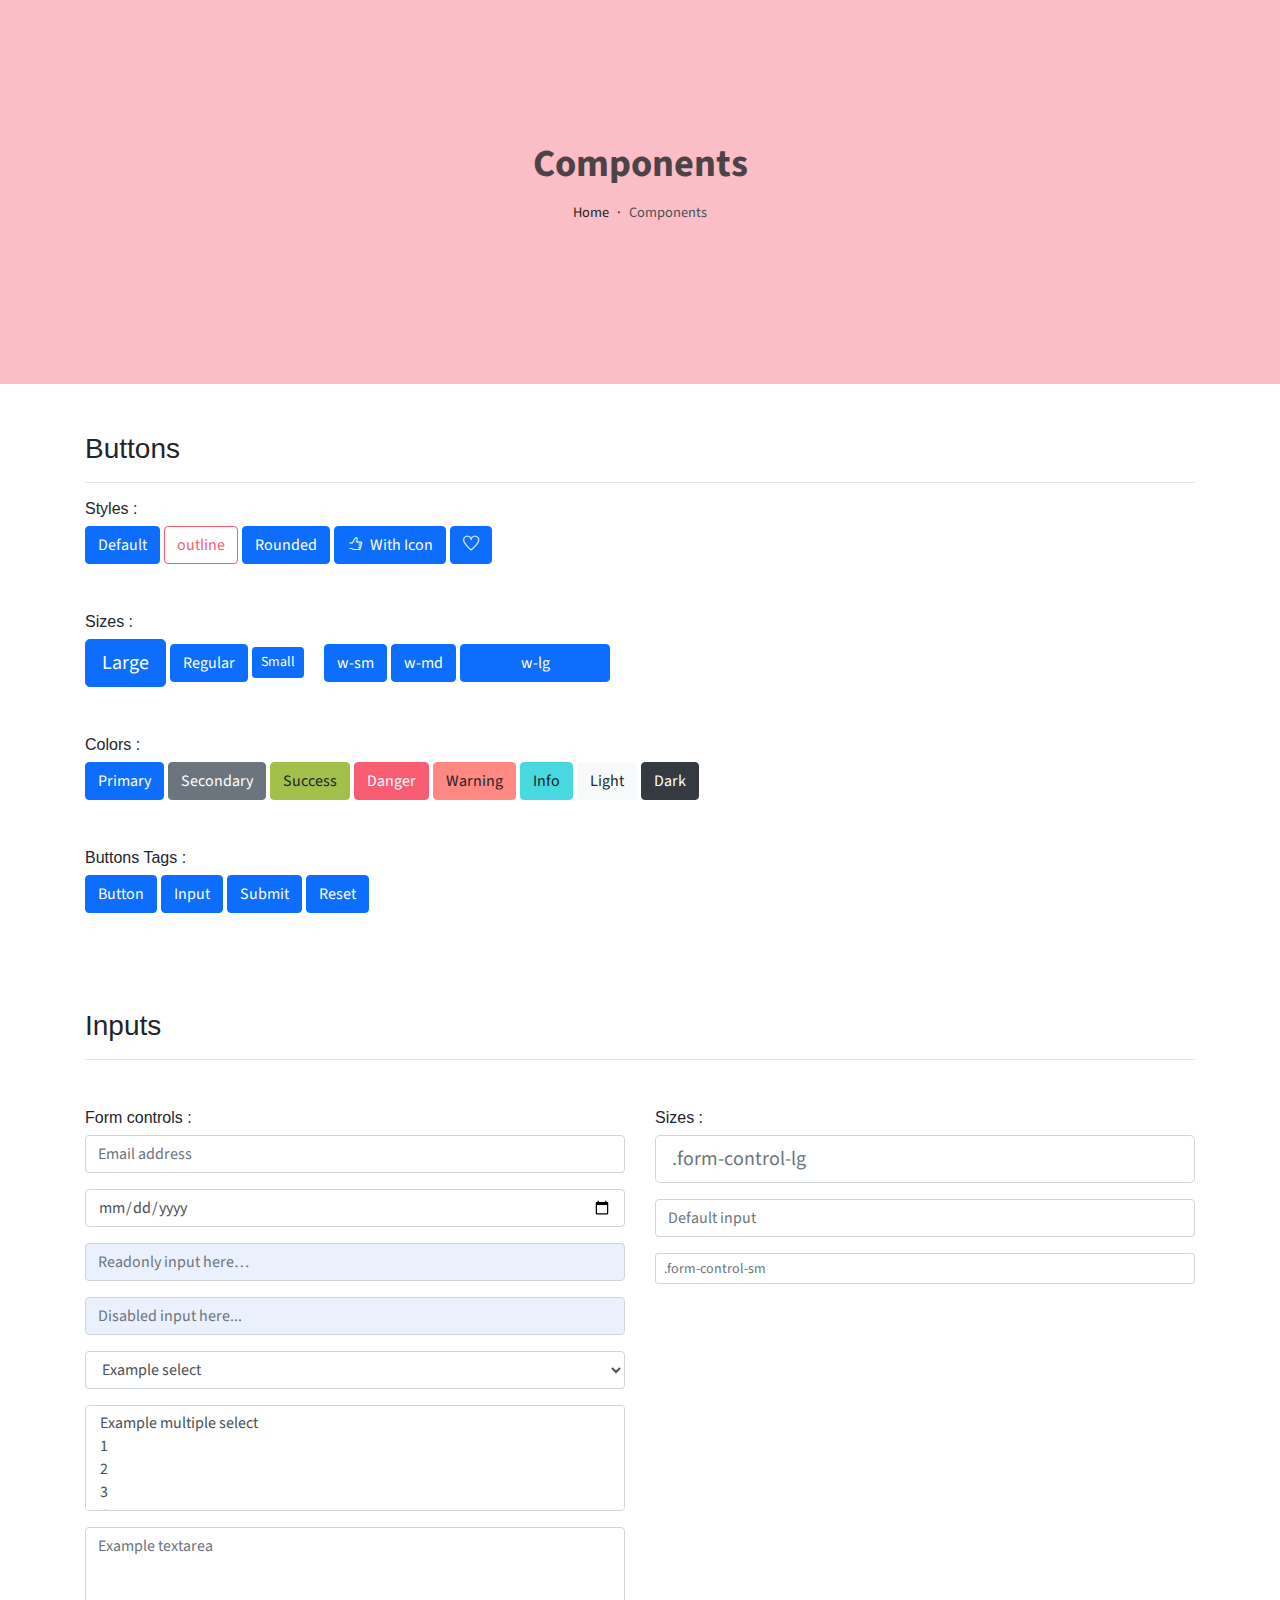
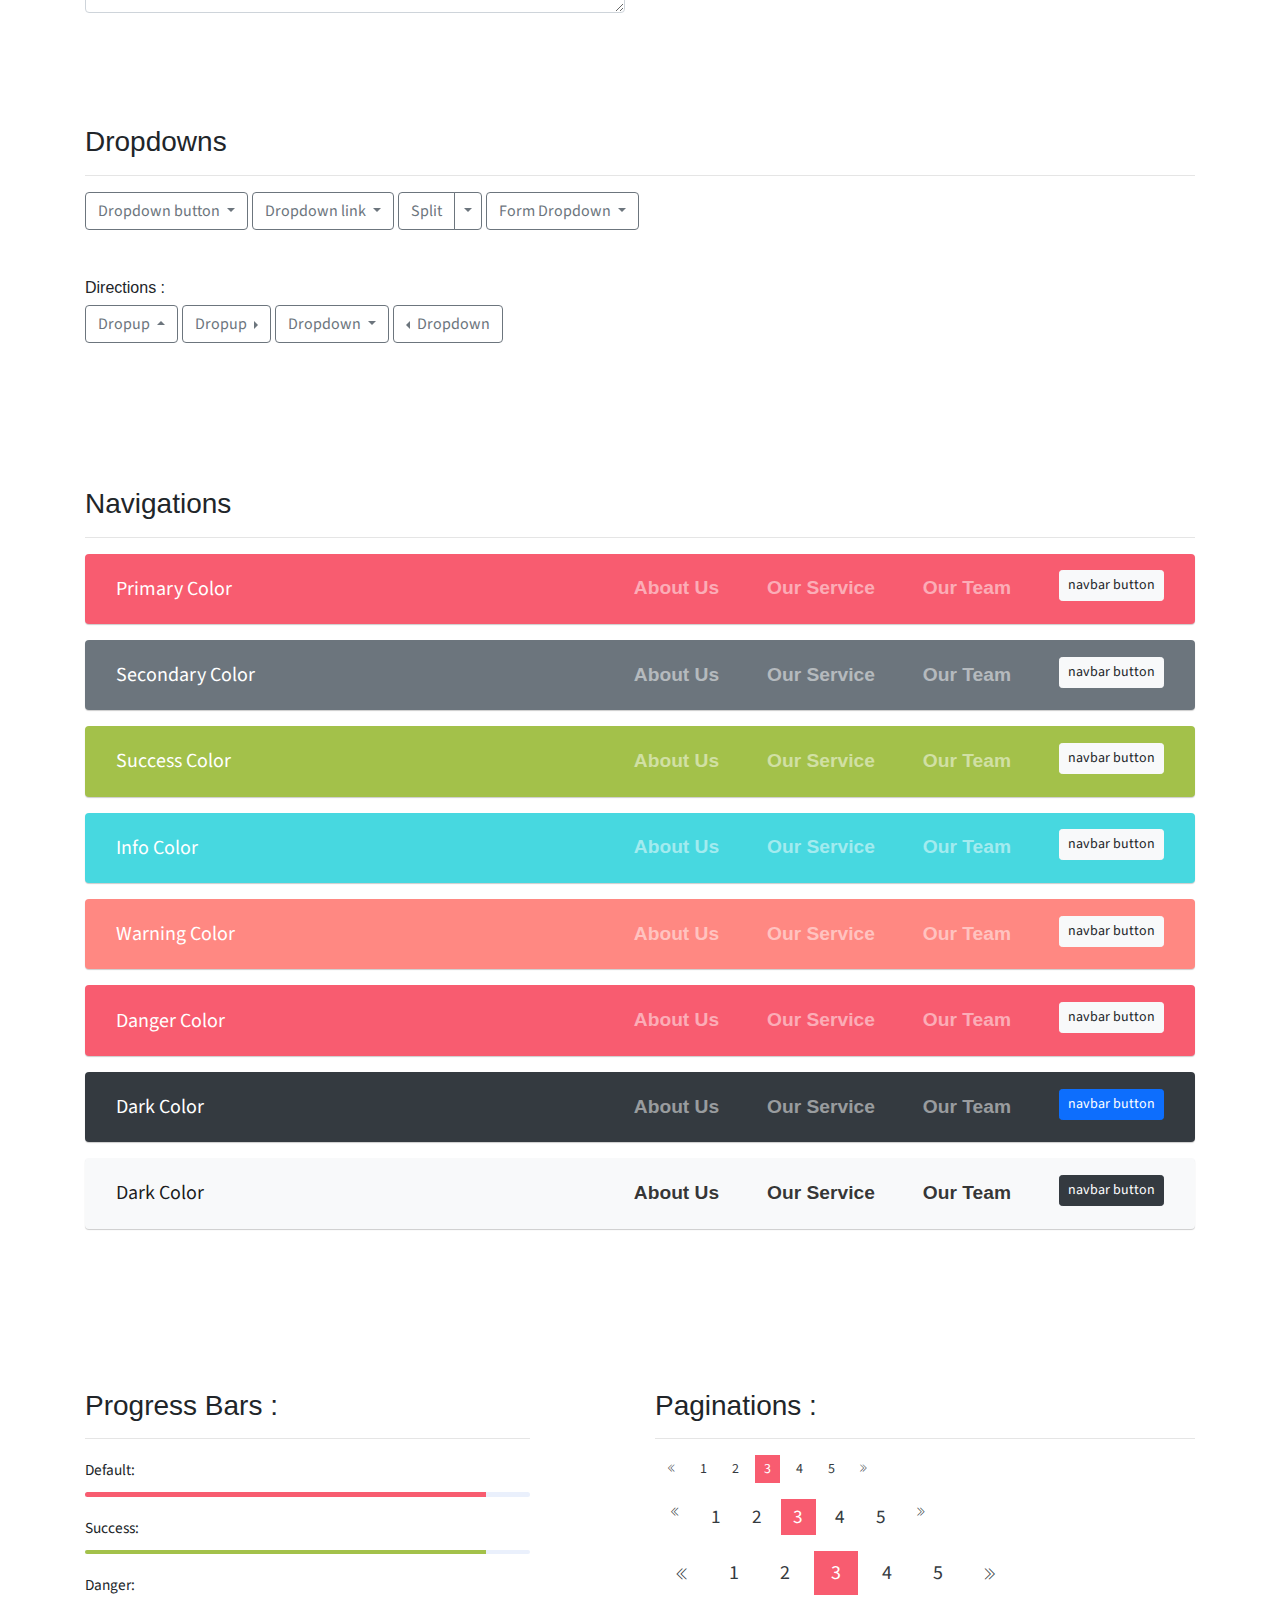
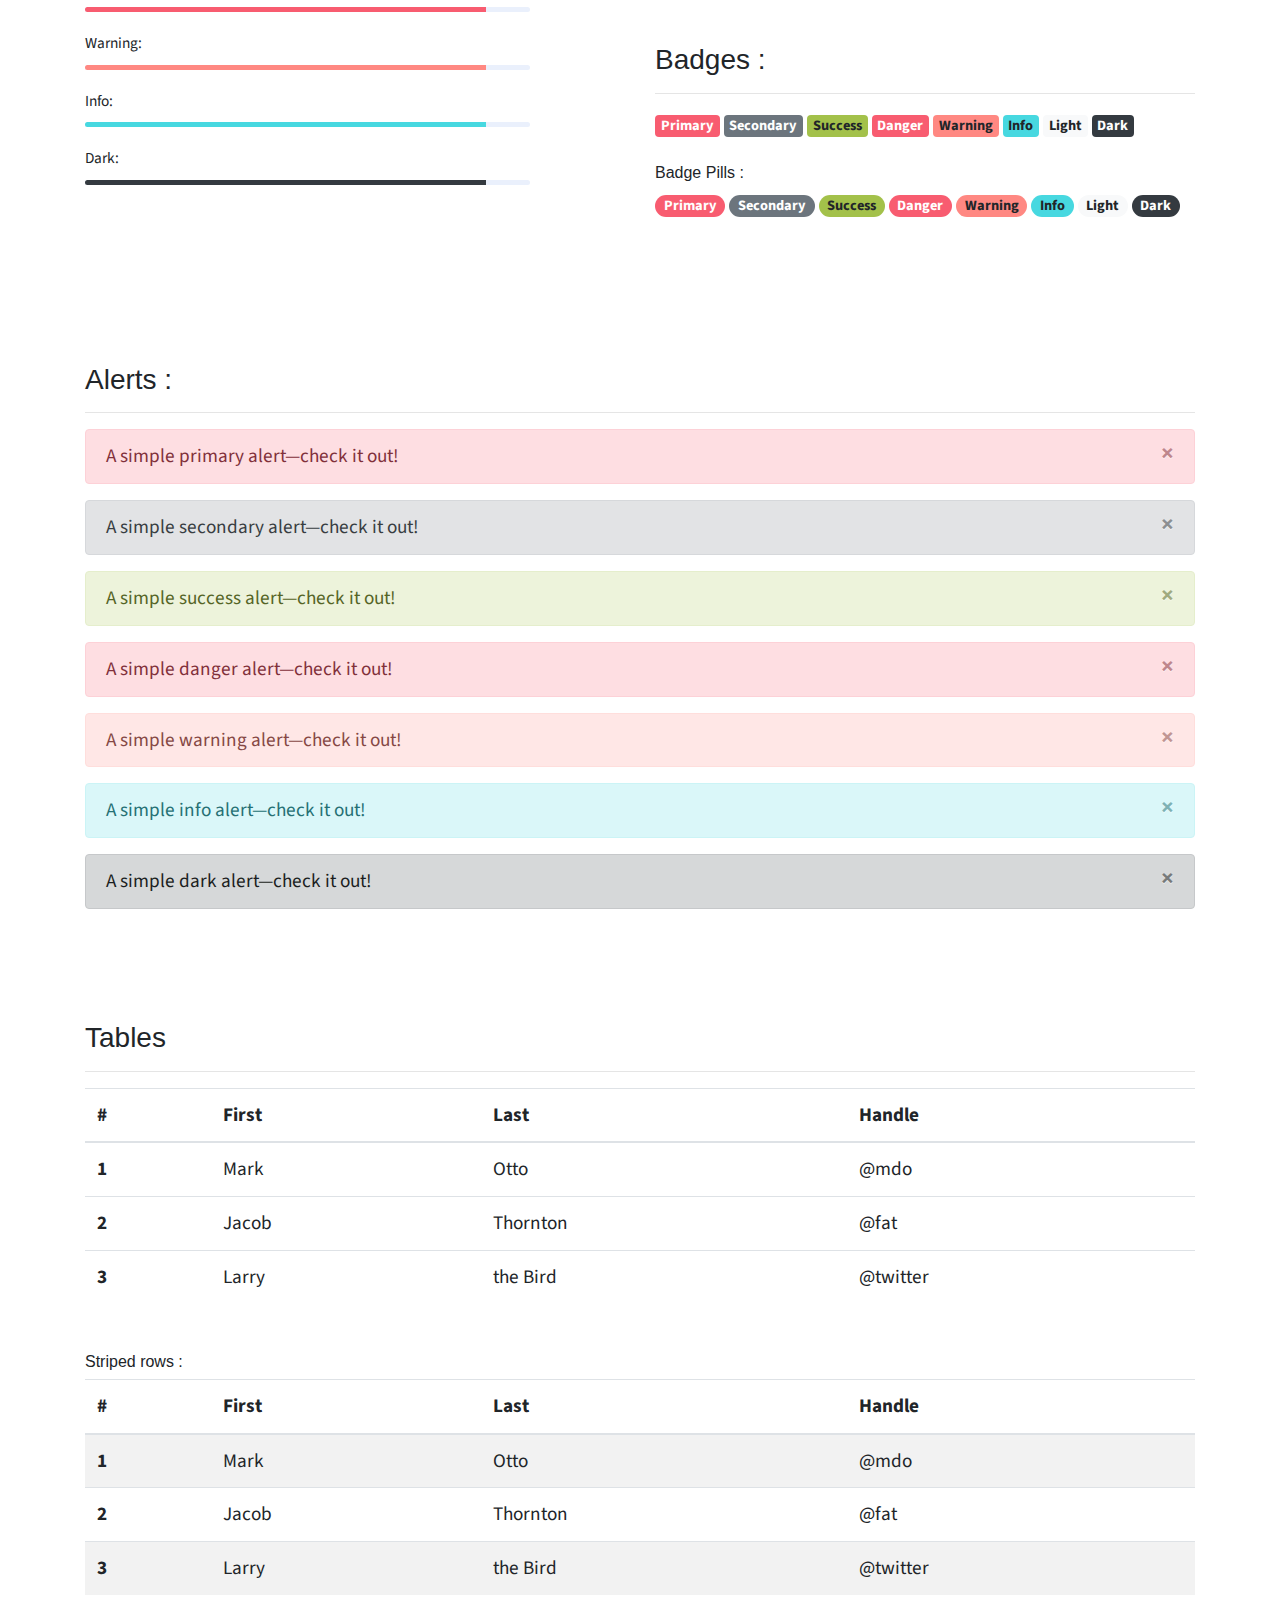
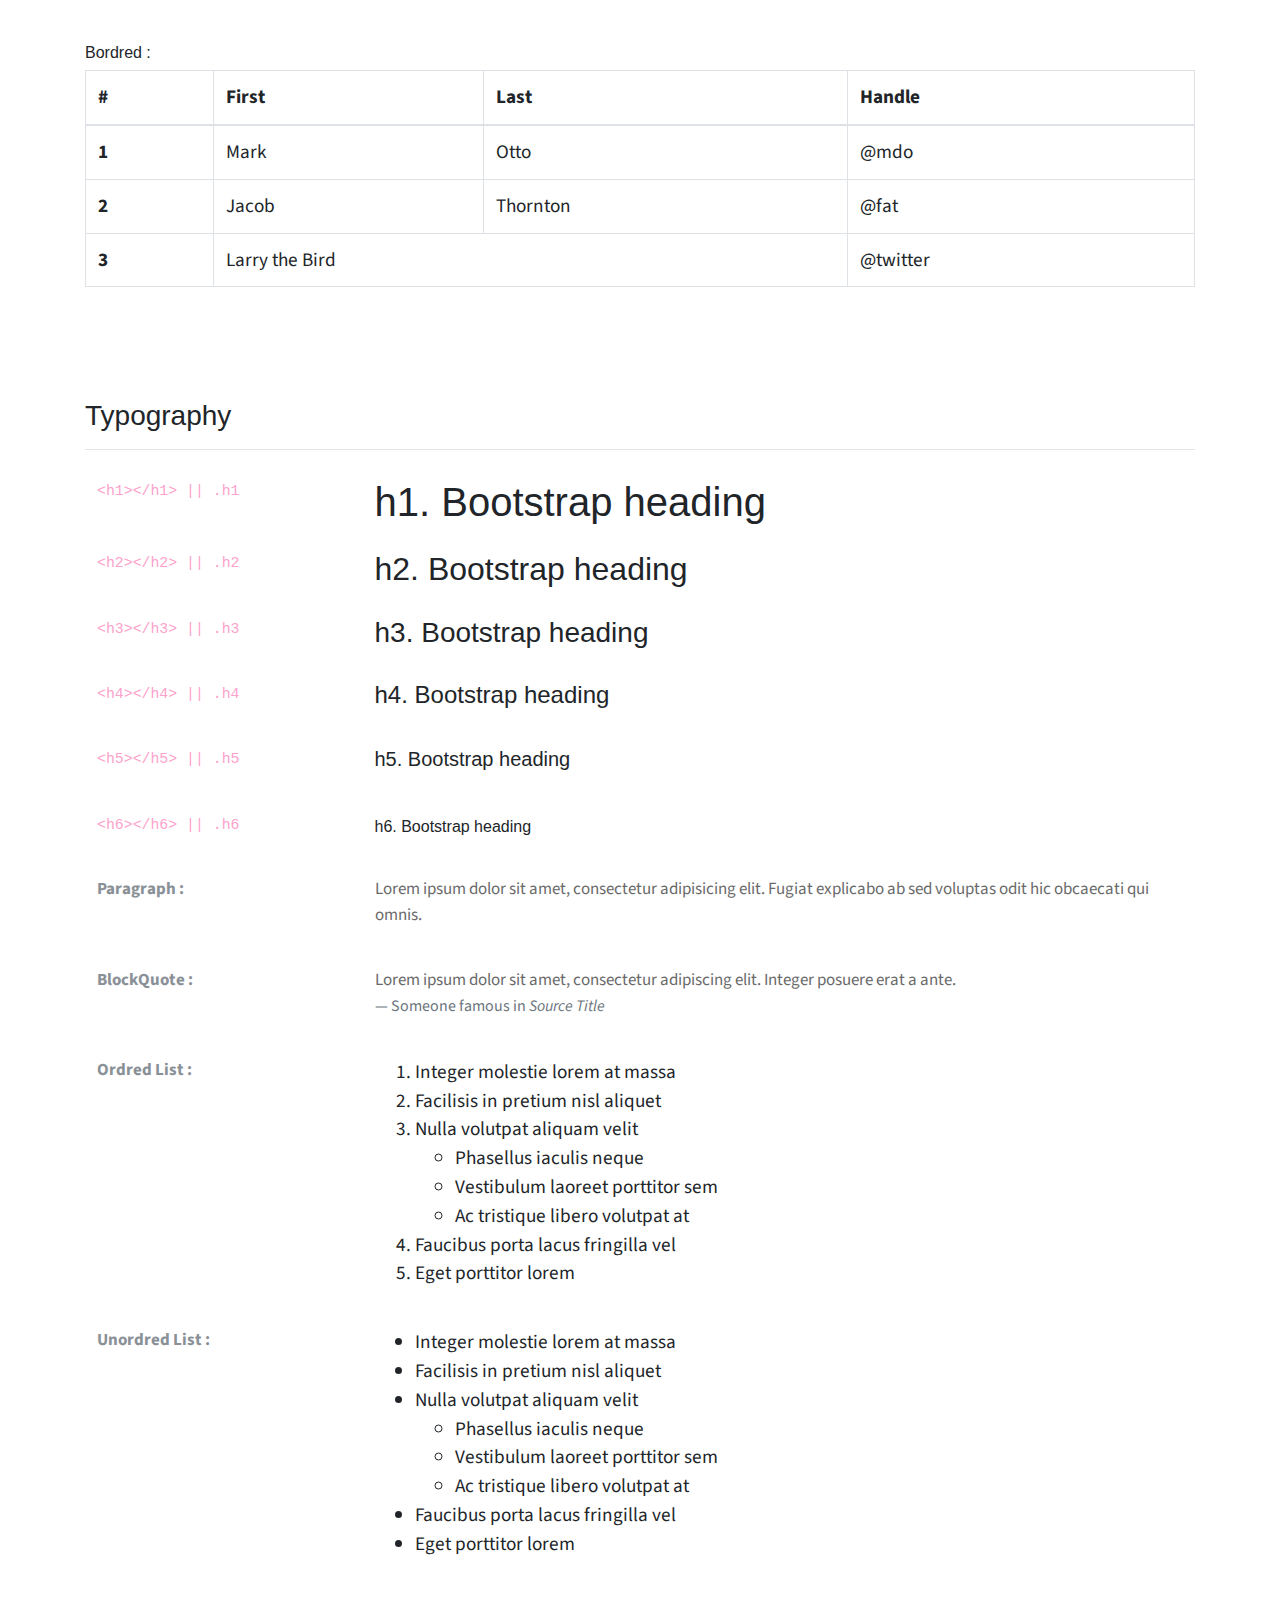
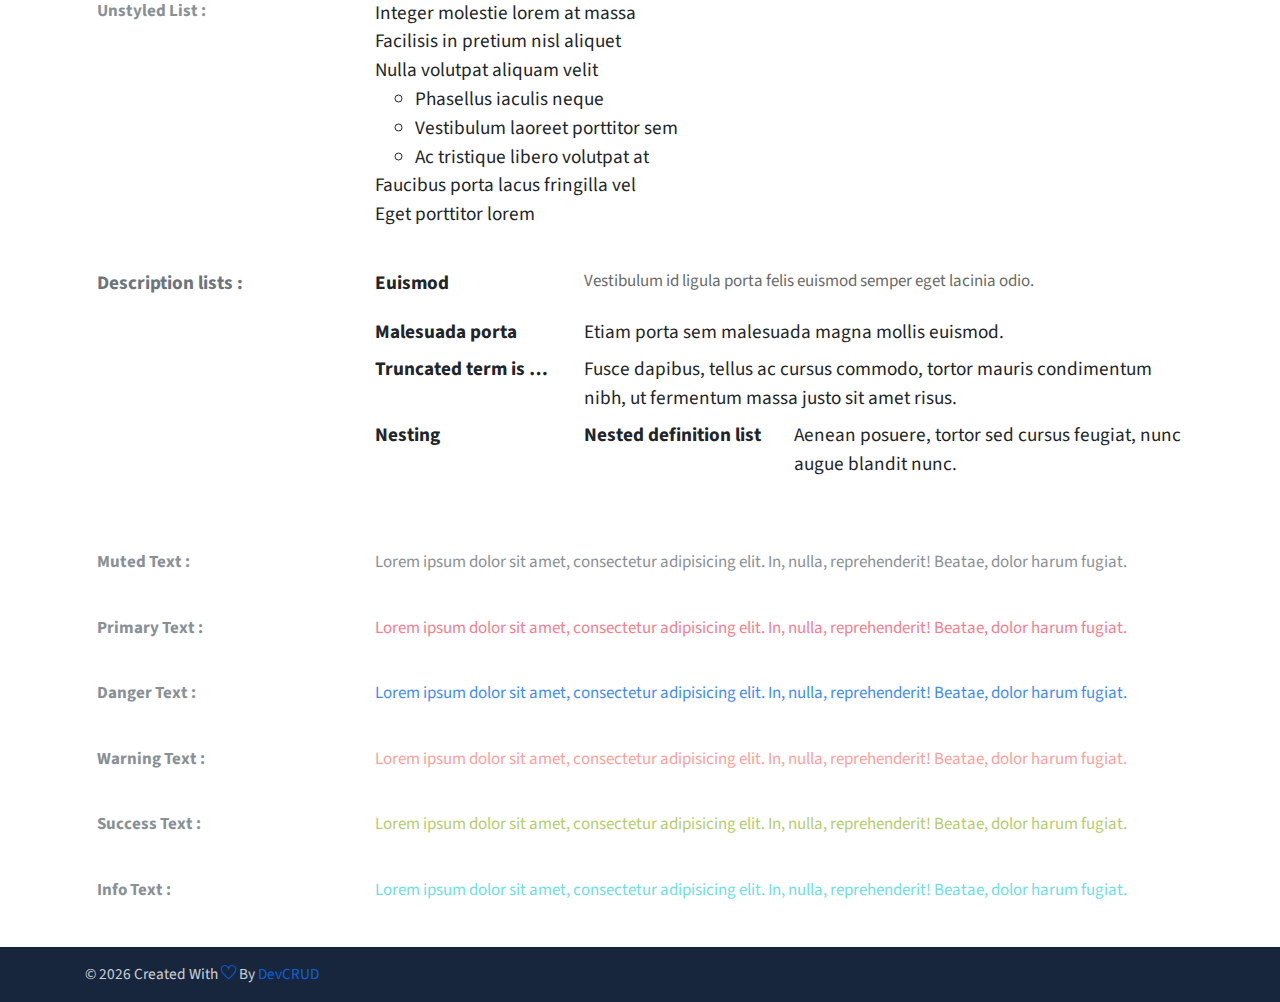
<file: components.html>
<!DOCTYPE html>
<html lang="en">
<head>
   <meta charset="utf-8">
   <meta name="viewport" content="width=device-width, initial-scale=1, shrink-to-fit=no">
   <meta name="description" content="Start your development with JohnDoe landing page.">
   <meta name="author" content="Devcrud">
   <title>JohnDoe Landing page | Components</title>
   <link rel="icon" href="assets/imgs/favicon.png" type="image/png">
   <!-- font icons -->
   <link rel="stylesheet" href="assets/vendors/themify-icons/css/themify-icons.css">
   <!-- Bootstrap + Steller  -->
   <link rel="stylesheet" href="assets/css/tochotech.css">
</head>
<body>

   <!-- Page Header -->
   <header class="header header-mini"> 
      <div class="header-title">Components</div> 
      <nav aria-label="breadcrumb">
         <ol class="breadcrumb">
            <li class="breadcrumb-item"><a href="/">Home</a></li>
            <li class="breadcrumb-item active" aria-current="page">Components</li>
         </ol>
      </nav>
   </header> <!-- End Of Page Header -->

   <!-- main content -->
   <div class="container">

      <!-- Buttons -->
      <h3 class="mt-5">Buttons</h3>
      <hr>
      <h6 class="section-secondary-title">Styles :</h6>
      <button class="btn btn-primary">Default</button>
      <button class="btn btn-outline-primary">outline</button>
      <button class="btn btn-primary rounded">Rounded</button>
      <button class="btn btn-primary rounded"><i class="ti-thumb-up pr-1"></i> With Icon</button>
      <button class="btn btn-primary circle"><i class="ti-heart"></i></button>

      <h6 class="section-secondary-title mt-5">Sizes :</h6>
      <button class="btn btn-primary btn-lg">Large</button>
      <button class="btn btn-primary ">Regular</button>
      <button class="btn btn-primary btn-sm">Small</button>
      <button class="btn btn-primary w-sm ml-3">w-sm</button>
      <button class="btn btn-primary w-md">w-md</button>
      <button class="btn btn-primary w-lg">w-lg</button>

      <h6 class="section-secondary-title mt-5">Colors :</h6>          
      <button type="button" class="btn btn-primary">Primary</button>
      <button type="button" class="btn btn-secondary">Secondary</button>
      <button type="button" class="btn btn-success">Success</button>
      <button type="button" class="btn btn-danger">Danger</button>
      <button type="button" class="btn btn-warning">Warning</button>
      <button type="button" class="btn btn-info">Info</button>
      <button type="button" class="btn btn-light">Light</button>
      <button type="button" class="btn btn-dark">Dark</button>

      <h6 class="section-secondary-title mt-5">Buttons Tags :</h6>
      <button class="btn btn-primary" type="submit">Button</button>
      <input class="btn btn-primary" type="button" value="Input">
      <input class="btn btn-primary" type="submit" value="Submit">
      <input class="btn btn-primary" type="reset" value="Reset">
      
      <!-- devider -->
      <div class="py-5"></div>

      <!-- Inputs -->
      <h3>Inputs</h3>
      <hr>
      <div class="row mt-5">
         <div class="col-md-6">
            <h6 class="section-secondary-title">Form controls :</h6>        
            <div class="form-group">
               <input type="email" class="form-control" id="exampleFormControlInput1" placeholder="Email address">
            </div>
            <div class="form-group">
               <input type="date" class="form-control" id="exampleFormControlInput1" placeholder="Date">
            </div>
            <div class="form-group">
               <input class="form-control" type="text" placeholder="Readonly input here…" readonly>
            </div>
            <div class="form-group">
               <input class="form-control" id="disabledInput" type="text" placeholder="Disabled input here..." disabled>
            </div>
            <div class="form-group">
               <select class="form-control" id="exampleFormControlSelect1">
                  <option>Example select</option>
                  <option>1</option>
                  <option>2</option>
                  <option>3</option>
                  <option>4</option>
                  <option>5</option>
               </select>
            </div>
            <div class="form-group">
               <select multiple class="form-control" id="exampleFormControlSelect2">
                  <option>Example multiple select</option>
                  <option>1</option>
                  <option>2</option>
                  <option>3</option>
                  <option>4</option>
                  <option>5</option>
               </select>
            </div>
            <div class="form-group">
               <textarea class="form-control" id="exampleFormControlTextarea1" rows="3" placeholder="Example textarea"></textarea>
            </div>
         </div>
         <div class="col-md-6">
            <h6 class="section-secondary-title">Sizes :</h6>    
            <div class="form-group">
               <input class="form-control form-control-lg" type="text" placeholder=".form-control-lg">             
            </div>
            <div class="form-group">
               <input class="form-control" type="text" placeholder="Default input">
            </div>
            <div class="form-group">
               <input class="form-control form-control-sm" type="text" placeholder=".form-control-sm"> 
            </div>
         </div>
      </div> <!-- end of inputs -->   

      <!-- devider -->
      <div class="py-5"></div>             

      <!-- Dropdowns -->
      <h3 class="components-section-title font-weight-normal">Dropdowns</h3>
      <hr>
      <div class="dropdown d-inline-block">
         <button class="btn btn-outline-secondary dropdown-toggle" type="button" id="dropdownMenuButton" data-toggle="dropdown" aria-haspopup="true" aria-expanded="false">
         Dropdown button
         </button>
         <div class="dropdown-menu" aria-labelledby="dropdownMenuButton">
         <a class="dropdown-item" href="#">Action</a>
         <a class="dropdown-item" href="#">Another action</a>
         <a class="dropdown-item" href="#">Something else here</a>
         </div>
      </div>
      <div class="dropdown d-inline-block">
         <a class="btn btn-outline-secondary dropdown-toggle" href="#" role="button" id="dropdownMenuLink" data-toggle="dropdown" aria-haspopup="true" aria-expanded="false">
            Dropdown link
         </a>
         <div class="dropdown-menu" aria-labelledby="dropdownMenuLink">
            <a class="dropdown-item" href="#">Action</a>
            <a class="dropdown-item" href="#">Another action</a>
            <a class="dropdown-item" href="#">Something else here</a>
         </div>
      </div>
      <div class="btn-group">
         <button type="button" class="btn btn-outline-secondary">Split</button>
         <button type="button" class="btn btn-outline-secondary dropdown-toggle dropdown-toggle-split" data-toggle="dropdown" aria-haspopup="true" aria-expanded="false">
         <span class="sr-only">Toggle Dropdown</span>
         </button>
         <div class="dropdown-menu">
            <a class="dropdown-item" href="#">Action</a>
            <a class="dropdown-item" href="#">Another action</a>
            <a class="dropdown-item" href="#">Something else here</a>
            <div class="dropdown-divider"></div>
            <a class="dropdown-item" href="#">Separated link</a>
         </div>
      </div>
      <div class="btn-group">
         <button class="btn btn-outline-secondary dropdown-toggle" type="button" id="dropdownMenuButton" data-toggle="dropdown" aria-haspopup="true" aria-expanded="false">
            Form Dropdown
         </button>
         <div class="dropdown-menu form">
            <form class="px-4 py-3">
               <div class="form-group">
                  <input type="email" class="form-control" id="exampleDropdownFormEmail1" placeholder="email@example.com">
               </div>
               <div class="form-group">
                  <input type="password" class="form-control" id="exampleDropdownFormPassword1" placeholder="Password">
               </div>
               <div class="form-check mb-3">
                  <input type="checkbox" class="form-check-input" id="dropdownCheck">
                  <label class="form-check-label" for="dropdownCheck">
                     Remember me
                  </label>
               </div>
               <button type="submit" class="btn btn-primary btn-block">Sign in</button>
            </form>
            <div class="dropdown-divider"></div>
            <a class="dropdown-item" href="#"><small>New around here? Sign up</small></a>
            <a class="dropdown-item" href="#"><small>Forgot password?</small></a>
         </div>
      </div>       
      <h6 class="section-secondary-title mt-5">Directions :</h6>  
      <div class="btn-group dropup">
         <button type="button" class="btn btn-outline-secondary dropdown-toggle" data-toggle="dropdown" aria-haspopup="true" aria-expanded="false">
            Dropup
         </button>
         <div class="dropdown-menu">
            <a class="dropdown-item" href="#">Action</a>
            <a class="dropdown-item" href="#">Another action</a>
            <a class="dropdown-item" href="#">Something else here</a>
            <div class="dropdown-divider"></div>
            <a class="dropdown-item" href="#">Separated link</a>
         </div>
      </div>
      <div class="btn-group dropright">
         <button type="button" class="btn btn-outline-secondary dropdown-toggle" data-toggle="dropdown" aria-haspopup="true" aria-expanded="false">
            Dropup
         </button>
         <div class="dropdown-menu">
            <a class="dropdown-item" href="#">Action</a>
            <a class="dropdown-item" href="#">Another action</a>
            <a class="dropdown-item" href="#">Something else here</a>
            <div class="dropdown-divider"></div>
            <a class="dropdown-item" href="#">Separated link</a>
         </div>
      </div>
      <div class="btn-group">
         <button type="button" class="btn btn-outline-secondary dropdown-toggle" data-toggle="dropdown" aria-haspopup="true" aria-expanded="false">
            Dropdown
         </button>
         <div class="dropdown-menu">
            <a class="dropdown-item" href="#">Action</a>
            <a class="dropdown-item" href="#">Another action</a>
            <a class="dropdown-item" href="#">Something else here</a>
            <div class="dropdown-divider"></div>
            <a class="dropdown-item" href="#">Separated link</a>
         </div>
      </div>
      <div class="btn-group dropleft">
         <button type="button" class="btn btn-outline-secondary dropdown-toggle" data-toggle="dropdown" aria-haspopup="true" aria-expanded="false">
            Dropdown
         </button>
         <div class="dropdown-menu">
            <a class="dropdown-item" href="#">Action</a>
            <a class="dropdown-item" href="#">Another action</a>
            <a class="dropdown-item" href="#">Something else here</a>
            <div class="dropdown-divider"></div>
            <a class="dropdown-item" href="#">Separated link</a>
         </div>
      </div> <!-- end of Dropdowns -->  

      <!-- devider -->
      <div class="py-5"></div>   

      <!-- navbars -->
      <h3 class="components-section-title font-weight-normal mt-5">Navigations</h3>
      <hr>
      <nav class="navbar navbar-expand-sm navbar-dark bg-primary rounded shadow mb-3">
         <div class="container">
            <a class="navbar-brand" href="#">Primary Color</a>
            <button class="navbar-toggler ml-auto" type="button" data-toggle="collapse" data-target="#navbarSupportedContent" aria-controls="navbarSupportedContent" aria-expanded="false" aria-label="Toggle navigation">
            <span class="navbar-toggler-icon"></span>
            </button>
            <div class="collapse navbar-collapse" id="navbarSupportedContent">
               <ul class="navbar-nav ml-auto"> 
                  <li class="nav-item">
                     <a class="nav-link" href="#about">About Us</a>
                  </li>
                  <li class="nav-item">
                     <a class="nav-link" href="#service">Our Service</a>
                  </li>
                  <li class="nav-item">
                     <a class="nav-link" href="#team">Our Team</a>
                  </li>
                  <li class="nav-item">
                     <a href="#book-table" class="ml-4 mt-1 btn btn-light btn-sm">navbar button</a>
                  </li>
               </ul>                       
            </div>
         </div>
      </nav>
      <nav class="navbar navbar-expand-sm navbar-dark bg-secondary rounded shadow mb-3">
         <div class="container">
            <a class="navbar-brand" href="#">Secondary Color</a>
            <button class="navbar-toggler ml-auto" type="button" data-toggle="collapse" data-target="#navbarSupportedContent" aria-controls="navbarSupportedContent" aria-expanded="false" aria-label="Toggle navigation">
            <span class="navbar-toggler-icon"></span>
            </button>
            <div class="collapse navbar-collapse" id="navbarSupportedContent">
               <ul class="navbar-nav ml-auto"> 
                  <li class="nav-item">
                     <a class="nav-link" href="#about">About Us</a>
                  </li>
                  <li class="nav-item">
                     <a class="nav-link" href="#service">Our Service</a>
                  </li>
                  <li class="nav-item">
                     <a class="nav-link" href="#team">Our Team</a>
                  </li>
                  <li class="nav-item">
                     <a href="#book-table" class="ml-4 mt-1 btn btn-light btn-sm">navbar button</a>
                  </li>
               </ul>                       
            </div>
         </div>
      </nav>
      <nav class="navbar navbar-expand-sm navbar-dark bg-success rounded shadow mb-3">
         <div class="container">
            <a class="navbar-brand" href="#">Success Color</a>
            <button class="navbar-toggler ml-auto" type="button" data-toggle="collapse" data-target="#navbarSupportedContent" aria-controls="navbarSupportedContent" aria-expanded="false" aria-label="Toggle navigation">
            <span class="navbar-toggler-icon"></span>
            </button>
            <div class="collapse navbar-collapse" id="navbarSupportedContent">
               <ul class="navbar-nav ml-auto"> 
                  <li class="nav-item">
                     <a class="nav-link" href="#about">About Us</a>
                  </li>
                  <li class="nav-item">
                     <a class="nav-link" href="#service">Our Service</a>
                  </li>
                  <li class="nav-item">
                     <a class="nav-link" href="#team">Our Team</a>
                  </li>
                  <li class="nav-item">
                     <a href="#book-table" class="ml-4 mt-1 btn btn-light btn-sm">navbar button</a>
                  </li>
               </ul>                       
            </div>
         </div>
      </nav>
      <nav class="navbar navbar-expand-sm navbar-dark bg-info rounded shadow mb-3">
         <div class="container">
            <a class="navbar-brand" href="#">Info Color</a>
            <button class="navbar-toggler ml-auto" type="button" data-toggle="collapse" data-target="#navbarSupportedContent" aria-controls="navbarSupportedContent" aria-expanded="false" aria-label="Toggle navigation">
            <span class="navbar-toggler-icon"></span>
            </button>
            <div class="collapse navbar-collapse" id="navbarSupportedContent">
               <ul class="navbar-nav ml-auto"> 
                  <li class="nav-item">
                     <a class="nav-link" href="#about">About Us</a>
                  </li>
                  <li class="nav-item">
                     <a class="nav-link" href="#service">Our Service</a>
                  </li>
                  <li class="nav-item">
                     <a class="nav-link" href="#team">Our Team</a>
                  </li>
                  <li class="nav-item">
                     <a href="#book-table" class="ml-4 mt-1 btn btn-light btn-sm">navbar button</a>
                  </li>
               </ul>                       
            </div>
         </div>
      </nav>
      <nav class="navbar navbar-expand-sm navbar-dark bg-warning rounded shadow mb-3">
         <div class="container">
            <a class="navbar-brand" href="#">Warning Color</a>
            <button class="navbar-toggler ml-auto" type="button" data-toggle="collapse" data-target="#navbarSupportedContent" aria-controls="navbarSupportedContent" aria-expanded="false" aria-label="Toggle navigation">
            <span class="navbar-toggler-icon"></span>
            </button>
            <div class="collapse navbar-collapse" id="navbarSupportedContent">
               <ul class="navbar-nav ml-auto"> 
                  <li class="nav-item">
                     <a class="nav-link" href="#about">About Us</a>
                  </li>
                  <li class="nav-item">
                     <a class="nav-link" href="#service">Our Service</a>
                  </li>
                  <li class="nav-item">
                     <a class="nav-link" href="#team">Our Team</a>
                  </li>
                  <li class="nav-item">
                     <a href="#book-table" class="ml-4 mt-1 btn btn-light btn-sm">navbar button</a>
                  </li>
               </ul>                       
            </div>
         </div>
      </nav>
      <nav class="navbar navbar-expand-sm navbar-dark bg-danger rounded shadow mb-3">
         <div class="container">
            <a class="navbar-brand" href="#">Danger Color</a>
            <button class="navbar-toggler ml-auto" type="button" data-toggle="collapse" data-target="#navbarSupportedContent" aria-controls="navbarSupportedContent" aria-expanded="false" aria-label="Toggle navigation">
            <span class="navbar-toggler-icon"></span>
            </button>
            <div class="collapse navbar-collapse" id="navbarSupportedContent">
               <ul class="navbar-nav ml-auto"> 
                  <li class="nav-item">
                     <a class="nav-link" href="#about">About Us</a>
                  </li>
                  <li class="nav-item">
                     <a class="nav-link" href="#service">Our Service</a>
                  </li>
                  <li class="nav-item">
                     <a class="nav-link" href="#team">Our Team</a>
                  </li>
                  <li class="nav-item">
                     <a href="#book-table" class="ml-4 mt-1 btn btn-light btn-sm">navbar button</a>
                  </li>
               </ul>                       
            </div>
         </div>
      </nav>
      <nav class="navbar navbar-expand-sm navbar-dark bg-dark rounded shadow mb-3">
         <div class="container">
            <a class="navbar-brand" href="#">Dark Color</a>
            <button class="navbar-toggler ml-auto" type="button" data-toggle="collapse" data-target="#navbarSupportedContent" aria-controls="navbarSupportedContent" aria-expanded="false" aria-label="Toggle navigation">
            <span class="navbar-toggler-icon"></span>
            </button>
            <div class="collapse navbar-collapse" id="navbarSupportedContent">
               <ul class="navbar-nav ml-auto"> 
                  <li class="nav-item">
                     <a class="nav-link" href="#about">About Us</a>
                  </li>
                  <li class="nav-item">
                     <a class="nav-link" href="#service">Our Service</a>
                  </li>
                  <li class="nav-item">
                     <a class="nav-link" href="#team">Our Team</a>
                  </li>
                  <li class="nav-item">
                     <a href="#book-table" class="ml-4 mt-1 btn btn-primary btn-sm">navbar button</a>
                  </li>
               </ul>                       
            </div>
         </div>
      </nav>
      <nav class="navbar navbar-expand-sm navbar-light bg-light rounded shadow mb-3">
         <div class="container">
            <a class="navbar-brand" href="#">Dark Color</a>
            <button class="navbar-toggler ml-auto" type="button" data-toggle="collapse" data-target="#navbarSupportedContent" aria-controls="navbarSupportedContent" aria-expanded="false" aria-label="Toggle navigation">
            <span class="navbar-toggler-icon"></span>
            </button>
            <div class="collapse navbar-collapse" id="navbarSupportedContent">
               <ul class="navbar-nav ml-auto"> 
                  <li class="nav-item">
                     <a class="nav-link" href="#about">About Us</a>
                  </li>
                  <li class="nav-item">
                     <a class="nav-link" href="#service">Our Service</a>
                  </li>
                  <li class="nav-item">
                     <a class="nav-link" href="#team">Our Team</a>
                  </li>
                  <li class="nav-item">
                     <a href="#book-table" class="ml-4 mt-1 btn btn-dark btn-sm">navbar button</a>
                  </li>
               </ul>                       
            </div>
         </div>
      </nav>
      <!-- End of navbars -->

      <!-- devider -->
      <div class="py-5"></div>   
      
      <!-- progress bars -->
      <div class="row justify-content-between">
         <div class="col-md-5">
            <h3 class="components-section-title font-weight-normal mt-5">Progress Bars :</h3>
            <hr>
            <small>Default: </small>
            <div class="progress mt-2 mb-3">
               <div class="progress-bar" role="progressbar" style="width: 90%" aria-valuenow="25" aria-valuemin="0" aria-valuemax="100"></div>
            </div>
            <small>Success:</small>
            <div class="progress mt-2 mb-3">
               <div class="progress-bar bg-success" role="progressbar" style="width: 90%" aria-valuenow="25" aria-valuemin="0" aria-valuemax="100"></div>
            </div>
            <small>Danger:</small>
            <div class="progress mt-2 mb-3">
               <div class="progress-bar bg-danger" role="progressbar" style="width: 90%" aria-valuenow="25" aria-valuemin="0" aria-valuemax="100"></div>
            </div>
            <small>Warning:</small>
            <div class="progress mt-2 mb-3">
               <div class="progress-bar bg-warning" role="progressbar" style="width: 90%" aria-valuenow="25" aria-valuemin="0" aria-valuemax="100"></div>
            </div>
            <small>Info:</small>
            <div class="progress mt-2 mb-3">
               <div class="progress-bar bg-info" role="progressbar" style="width: 90%" aria-valuenow="25" aria-valuemin="0" aria-valuemax="100"></div>
            </div>
            <small>Dark:</small>
            <div class="progress mt-2 mb-3">
               <div class="progress-bar bg-dark" role="progressbar" style="width: 90%" aria-valuenow="25" aria-valuemin="0" aria-valuemax="100"></div>
            </div>
         </div>
         <div class="col-md-6">
            <h3 class="components-section-title font-weight-normal mt-5">Paginations :</h3>
            <hr>
            <nav aria-label="Page navigation example">
               <ul class="pagination pagination-sm">
                  <li class="page-item"><a class="page-link" href="#"><i class="ti-angle-double-left"></i></a></li>
                  <li class="page-item"><a class="page-link" href="#">1</a></li>
                  <li class="page-item"><a class="page-link" href="#">2</a></li>
                  <li class="page-item active"><a class="page-link" href="#">3</a></li>
                  <li class="page-item"><a class="page-link" href="#">4</a></li>
                  <li class="page-item"><a class="page-link" href="#">5</a></li>
                  <li class="page-item"><a class="page-link" href="#"><i class="ti-angle-double-right"></i></a></li>
               </ul>
            </nav>
            <nav aria-label="Page navigation example">
               <ul class="pagination">
               <li class="page-item"><a class="page-link" href="#"><i class="ti-angle-double-left"></i></a></li>
                  <li class="page-item"><a class="page-link" href="#">1</a></li>
                  <li class="page-item"><a class="page-link" href="#">2</a></li>
                  <li class="page-item active"><a class="page-link" href="#">3</a></li>
                  <li class="page-item"><a class="page-link" href="#">4</a></li>
                  <li class="page-item"><a class="page-link" href="#">5</a></li>
                  <li class="page-item"><a class="page-link" href="#"><i class="ti-angle-double-right"></i></a></li>
               </ul>
            </nav>
            <nav aria-label="Page navigation example">
               <ul class="pagination pagination-lg">
                  <li class="page-item"><a class="page-link" href="#"><i class="ti-angle-double-left"></i></a></li>
                  <li class="page-item"><a class="page-link" href="#">1</a></li>
                  <li class="page-item"><a class="page-link" href="#">2</a></li>
                  <li class="page-item active"><a class="page-link" href="#">3</a></li>
                  <li class="page-item"><a class="page-link" href="#">4</a></li>
                  <li class="page-item"><a class="page-link" href="#">5</a></li>
                  <li class="page-item"><a class="page-link" href="#"><i class="ti-angle-double-right"></i></a></li>
               </ul>
            </nav>

            <!-- Badges -->
            <h3 class="components-section-title font-weight-normal mt-5">Badges :</h3>
            <hr>
            <span class="badge badge-primary">Primary</span>
            <span class="badge badge-secondary">Secondary</span>
            <span class="badge badge-success">Success</span>
            <span class="badge badge-danger">Danger</span>
            <span class="badge badge-warning">Warning</span>
            <span class="badge badge-info">Info</span>
            <span class="badge badge-light">Light</span>
            <span class="badge badge-dark">Dark</span>
            <h6 class="section-secondary-title mt-4 mb-2">Badge Pills :</h6>
            <span class="badge badge-pill badge-primary">Primary</span>
            <span class="badge badge-pill badge-secondary">Secondary</span>
            <span class="badge badge-pill badge-success">Success</span>
            <span class="badge badge-pill badge-danger">Danger</span>
            <span class="badge badge-pill badge-warning">Warning</span>
            <span class="badge badge-pill badge-info">Info</span>
            <span class="badge badge-pill badge-light">Light</span>
            <span class="badge badge-pill badge-dark">Dark</span>
         </div>
      </div> <!-- End of Progress bars -->

      <!-- devider -->
      <div class="py-5"></div>  

      <!-- Alerts -->
      <h3 class="components-section-title font-weight-normal mt-5">Alerts :</h3>
      <hr>
      <div class="alert alert-primary alert-dismissible fade show" role="alert">
         A simple primary alert—check it out!
         <button type="button" class="close" data-dismiss="alert" aria-label="Close">
            <span aria-hidden="true">&times;</span>
         </button>
      </div>
      <div class="alert alert-secondary alert-dismissible fade show" role="alert">
         A simple secondary alert—check it out!
         <button type="button" class="close" data-dismiss="alert" aria-label="Close">
            <span aria-hidden="true">&times;</span>
         </button>
      </div>
      <div class="alert alert-success alert-dismissible fade show" role="alert">
         A simple success alert—check it out!
         <button type="button" class="close" data-dismiss="alert" aria-label="Close">
            <span aria-hidden="true">&times;</span>
         </button>
      </div>
      <div class="alert alert-danger alert-dismissible fade show" role="alert">
         A simple danger alert—check it out!
         <button type="button" class="close" data-dismiss="alert" aria-label="Close">
            <span aria-hidden="true">&times;</span>
         </button>
      </div>
      <div class="alert alert-warning alert-dismissible fade show" role="alert">
         A simple warning alert—check it out!
         <button type="button" class="close" data-dismiss="alert" aria-label="Close">
            <span aria-hidden="true">&times;</span>
         </button>
      </div>
      <div class="alert alert-info alert-dismissible fade show" role="alert">
         A simple info alert—check it out!
         <button type="button" class="close" data-dismiss="alert" aria-label="Close">
            <span aria-hidden="true">&times;</span>
         </button>
      </div>
      <div class="alert alert-dark alert-dismissible fade show" role="alert">
         A simple dark alert—check it out!
         <button type="button" class="close" data-dismiss="alert" aria-label="Close">
            <span aria-hidden="true">&times;</span>
         </button>
      </div>
      <!-- end of alerts -->

      <!-- devider -->
      <div class="py-5"></div> 
   
      <!-- tables -->
      <h3 class="components-section-title">Tables</h3>
      <hr>
      <table class="table">
         <thead>
            <tr>
               <th scope="col">#</th>
               <th scope="col">First</th>
               <th scope="col">Last</th>
               <th scope="col">Handle</th>
            </tr>
         </thead>
         <tbody>
            <tr>
               <th scope="row">1</th>
               <td>Mark</td>
               <td>Otto</td>
               <td>@mdo</td>
            </tr>
            <tr>
               <th scope="row">2</th>
               <td>Jacob</td>
               <td>Thornton</td>
               <td>@fat</td>
            </tr>
            <tr>
               <th scope="row">3</th>
               <td>Larry</td>
               <td>the Bird</td>
               <td>@twitter</td>
            </tr>
         </tbody>
      </table>

      <h6 class="section-secondary-title mt-5">Striped rows :</h6>
      <table class="table table-striped">
         <thead>
            <tr>
               <th scope="col">#</th>
               <th scope="col">First</th>
               <th scope="col">Last</th>
               <th scope="col">Handle</th>
            </tr>
         </thead>
         <tbody>
            <tr>
               <th scope="row">1</th>
               <td>Mark</td>
               <td>Otto</td>
               <td>@mdo</td>
            </tr>
            <tr>
               <th scope="row">2</th>
               <td>Jacob</td>
               <td>Thornton</td>
               <td>@fat</td>
            </tr>
            <tr>
               <th scope="row">3</th>
               <td>Larry</td>
               <td>the Bird</td>
               <td>@twitter</td>
            </tr>
         </tbody>
      </table>

      <h6 class="section-secondary-title mt-5">Bordred :</h6>
      <table class="table table-bordered">
         <thead>
            <tr>
               <th scope="col">#</th>
               <th scope="col">First</th>
               <th scope="col">Last</th>
               <th scope="col">Handle</th>
            </tr>
         </thead>
         <tbody>
            <tr>
               <th scope="row">1</th>
               <td>Mark</td>
               <td>Otto</td>
               <td>@mdo</td>
            </tr>
            <tr>
               <th scope="row">2</th>
               <td>Jacob</td>
               <td>Thornton</td>
               <td>@fat</td>
            </tr>
            <tr>
               <th scope="row">3</th>
               <td colspan="2">Larry the Bird</td>
               <td>@twitter</td>
            </tr>
         </tbody>
      </table>
      <!-- end of tables -->

      <!-- devider -->
      <div class="py-5"></div> 

      <!-- typography -->
      <h3 class="components-section-title">Typography</h3>
      <hr>
     
      <table class="table table-borderless v-align-center">
         <tbody>
            <tr>
               <td>
                  <p><code class="highlighter-rouge">&lt;h1&gt;&lt;/h1&gt; || .h1</code></p>
               </td>
               <td class="w-75"><span class="h1">h1. Bootstrap heading</span></td>
            </tr>
            <tr>
               <td>
                  <p><code class="highlighter-rouge">&lt;h2&gt;&lt;/h2&gt; || .h2</code></p>
               </td>
               <td><span class="h2">h2. Bootstrap heading</span></td>
            </tr>
            <tr>
               <td>
                  <p><code class="highlighter-rouge">&lt;h3&gt;&lt;/h3&gt; || .h3</code></p>
               </td>
               <td><span class="h3">h3. Bootstrap heading</span></td>
            </tr>
            <tr>
               <td>
                  <p><code class="highlighter-rouge">&lt;h4&gt;&lt;/h4&gt; || .h4</code></p>
               </td>
               <td><span class="h4">h4. Bootstrap heading</span></td>
            </tr>
            <tr>
               <td>
                  <p><code class="highlighter-rouge">&lt;h5&gt;&lt;/h5&gt; || .h5</code></p>
               </td>
               <td><span class="h5">h5. Bootstrap heading</span></td>
            </tr>
            <tr>
               <td>
                  <p><code class="highlighter-rouge">&lt;h6&gt;&lt;/h6&gt; || .h6</code></p>
               </td>
               <td><span class="h6">h6. Bootstrap heading</span></td>
            </tr>
            <tr>
               <td>
                  <p class="font-weight-bold text-muted">Paragraph :</p>
               </td>
               <td><p>Lorem ipsum dolor sit amet, consectetur adipisicing elit. Fugiat explicabo ab sed voluptas odit hic obcaecati qui omnis.</p></td>
            </tr>
            <tr>
               <td>
                  <p class="font-weight-bold text-muted">BlockQuote :</p>
               </td>
               <td>
                  <blockquote class="blockquote">
                     <p class="mb-0">Lorem ipsum dolor sit amet, consectetur adipiscing elit. Integer posuere erat a ante.</p>
                     <footer class="blockquote-footer">Someone famous in <cite title="Source Title">Source Title</cite></footer>
                  </blockquote>
               </td>
            </tr>

            
            <tr>
               <td><p class="font-weight-bold text-muted">Ordred List :</p></td>
               <td>
                  <ol>
                     <li>Integer molestie lorem at massa</li>
                     <li>Facilisis in pretium nisl aliquet</li>
                     <li>Nulla volutpat aliquam velit
                        <ul>
                           <li>Phasellus iaculis neque</li>
                           <li>Vestibulum laoreet porttitor sem</li>
                           <li>Ac tristique libero volutpat at</li>
                        </ul>
                     </li>
                     <li>Faucibus porta lacus fringilla vel</li>
                     <li>Eget porttitor lorem</li>
                  </ol>
               </td>
            </tr>
            <tr>
               <td><p class="font-weight-bold text-muted">Unordred List :</p></td>
               <td>
                  <ul >
                     <li>Integer molestie lorem at massa</li>
                     <li>Facilisis in pretium nisl aliquet</li>
                     <li>Nulla volutpat aliquam velit
                        <ul>
                           <li>Phasellus iaculis neque</li>
                           <li>Vestibulum laoreet porttitor sem</li>
                           <li>Ac tristique libero volutpat at</li>
                        </ul>
                     </li>
                     <li>Faucibus porta lacus fringilla vel</li>
                     <li>Eget porttitor lorem</li>
                  </ul>
               </td>
            </tr>
            <tr>
               <td><p class="font-weight-bold text-muted">Unstyled List :</p></td>
               <td>
                  <ul class="list-unstyled">
                     <li>Integer molestie lorem at massa</li>
                     <li>Facilisis in pretium nisl aliquet</li>
                     <li>Nulla volutpat aliquam velit
                        <ul>
                           <li>Phasellus iaculis neque</li>
                           <li>Vestibulum laoreet porttitor sem</li>
                           <li>Ac tristique libero volutpat at</li>
                        </ul>
                     </li>
                     <li>Faucibus porta lacus fringilla vel</li>
                     <li>Eget porttitor lorem</li>
                  </ul>
               </td>
            </tr>
            <tr>
               <td class="font-weight-bold text-muted">Description lists : </td>
               <td>
                  <dl class="row">
                     <dt class="col-sm-3">Euismod</dt>
                     <dd class="col-sm-9">
                        <p>Vestibulum id ligula porta felis euismod semper eget lacinia odio.</p>
                     </dd>

                     <dt class="col-sm-3">Malesuada porta</dt>
                     <dd class="col-sm-9">Etiam porta sem malesuada magna mollis euismod.</dd>

                     <dt class="col-sm-3 text-truncate">Truncated term is truncated</dt>
                     <dd class="col-sm-9">Fusce dapibus, tellus ac cursus commodo, tortor mauris condimentum nibh, ut fermentum massa justo sit amet risus.</dd>

                     <dt class="col-sm-3">Nesting</dt>
                     <dd class="col-sm-9">
                        <dl class="row">
                           <dt class="col-sm-4">Nested definition list</dt>
                           <dd class="col-sm-8">Aenean posuere, tortor sed cursus feugiat, nunc augue blandit nunc.</dd>
                        </dl>
                     </dd>
                  </dl>
               </td>
            </tr>
            <tr>
               <td>
                  <p class="font-weight-bold text-muted">Muted Text :</p>
               </td>
               <td>
                  <p class="text-muted">Lorem ipsum dolor sit amet, consectetur adipisicing elit. In, nulla, reprehenderit! Beatae, dolor harum fugiat.</p>
               </td>
            </tr>
            <tr>
               <td>
                  <p class="font-weight-bold text-muted">Primary Text :</p>
               </td>
               <td>
                  <p class="text-primary">Lorem ipsum dolor sit amet, consectetur adipisicing elit. In, nulla, reprehenderit! Beatae, dolor harum fugiat.</p>
               </td>
            </tr>
            <tr>
               <td>
                  <p class="font-weight-bold text-muted">Danger Text :</p>
               </td>
               <td>
                  <p class="text-danger">Lorem ipsum dolor sit amet, consectetur adipisicing elit. In, nulla, reprehenderit! Beatae, dolor harum fugiat.</p>
               </td>
            </tr>
            <tr>
               <td>
                  <p class="font-weight-bold text-muted">Warning Text :</p>
               </td>
               <td>
                  <p class="text-warning">Lorem ipsum dolor sit amet, consectetur adipisicing elit. In, nulla, reprehenderit! Beatae, dolor harum fugiat.</p>
               </td>
            </tr>
            <tr>
               <td>
                  <p class="font-weight-bold text-muted">Success Text :</p>
               </td>
               <td>
                  <p class="text-success">Lorem ipsum dolor sit amet, consectetur adipisicing elit. In, nulla, reprehenderit! Beatae, dolor harum fugiat.</p>
               </td>
            </tr>
            <tr>
               <td>
                  <p class="font-weight-bold text-muted">Info Text :</p>
               </td>
               <td>
                  <p class="text-info">Lorem ipsum dolor sit amet, consectetur adipisicing elit. In, nulla, reprehenderit! Beatae, dolor harum fugiat.</p>
               </td>
            </tr>
         </tbody>
      </table>
   </div>
   <!-- end of typography -->

   <!-- Page Footer -->
   <footer class="footer py-3">
        <div class="container">
            <p class="small mb-0 text-light">
                &copy; <script>document.write(new Date().getFullYear())</script> Created With <i class="ti-heart text-danger"></i> By <a href="http://devcrud.com" target="_blank"><span class="text-danger" title="Bootstrap 4 Themes and Dashboards">DevCRUD</span></a> 
            </p>
        </div>
    </footer>
   <!-- End of Page Footer -->  
   
   <!-- core  -->
   <script src="assets/vendors/jquery/jquery-3.4.1.js"></script>
   <script src="assets/vendors/bootstrap/bootstrap.bundle.js"></script>

</body>
</html>
</file>
<file: assets/vendors/themify-icons/css/themify-icons.css>
@font-face {
	font-family: 'themify';
	src:url("../fonts/themify.eot?-fvbane");
	src:url("../fonts/themify.eot?#iefix-fvbane") format("embedded-opentype"),
		url("../fonts/themify.woff?-fvbane") format("woff"),
		url("../fonts/themify.ttf?-fvbane") format("truetype"),
		url("../fonts/themify.svg?-fvbane#themify") format("svg");
	font-weight: normal;
	font-style: normal;
}

[class^="ti-"], [class*=" ti-"] {
	font-family: 'themify';
	speak: none;
	font-style: normal;
	font-weight: normal;
	font-variant: normal;
	text-transform: none;
	line-height: 1;

	/* Better Font Rendering =========== */
	-webkit-font-smoothing: antialiased;
	-moz-osx-font-smoothing: grayscale;
}

.ti-wand:before {
	content: "\e600";
}
.ti-volume:before {
	content: "\e601";
}
.ti-user:before {
	content: "\e602";
}
.ti-unlock:before {
	content: "\e603";
}
.ti-unlink:before {
	content: "\e604";
}
.ti-trash:before {
	content: "\e605";
}
.ti-thought:before {
	content: "\e606";
}
.ti-target:before {
	content: "\e607";
}
.ti-tag:before {
	content: "\e608";
}
.ti-tablet:before {
	content: "\e609";
}
.ti-star:before {
	content: "\e60a";
}
.ti-spray:before {
	content: "\e60b";
}
.ti-signal:before {
	content: "\e60c";
}
.ti-shopping-cart:before {
	content: "\e60d";
}
.ti-shopping-cart-full:before {
	content: "\e60e";
}
.ti-settings:before {
	content: "\e60f";
}
.ti-search:before {
	content: "\e610";
}
.ti-zoom-in:before {
	content: "\e611";
}
.ti-zoom-out:before {
	content: "\e612";
}
.ti-cut:before {
	content: "\e613";
}
.ti-ruler:before {
	content: "\e614";
}
.ti-ruler-pencil:before {
	content: "\e615";
}
.ti-ruler-alt:before {
	content: "\e616";
}
.ti-bookmark:before {
	content: "\e617";
}
.ti-bookmark-alt:before {
	content: "\e618";
}
.ti-reload:before {
	content: "\e619";
}
.ti-plus:before {
	content: "\e61a";
}
.ti-pin:before {
	content: "\e61b";
}
.ti-pencil:before {
	content: "\e61c";
}
.ti-pencil-alt:before {
	content: "\e61d";
}
.ti-paint-roller:before {
	content: "\e61e";
}
.ti-paint-bucket:before {
	content: "\e61f";
}
.ti-na:before {
	content: "\e620";
}
.ti-mobile:before {
	content: "\e621";
}
.ti-minus:before {
	content: "\e622";
}
.ti-medall:before {
	content: "\e623";
}
.ti-medall-alt:before {
	content: "\e624";
}
.ti-marker:before {
	content: "\e625";
}
.ti-marker-alt:before {
	content: "\e626";
}
.ti-arrow-up:before {
	content: "\e627";
}
.ti-arrow-right:before {
	content: "\e628";
}
.ti-arrow-left:before {
	content: "\e629";
}
.ti-arrow-down:before {
	content: "\e62a";
}
.ti-lock:before {
	content: "\e62b";
}
.ti-location-arrow:before {
	content: "\e62c";
}
.ti-link:before {
	content: "\e62d";
}
.ti-layout:before {
	content: "\e62e";
}
.ti-layers:before {
	content: "\e62f";
}
.ti-layers-alt:before {
	content: "\e630";
}
.ti-key:before {
	content: "\e631";
}
.ti-import:before {
	content: "\e632";
}
.ti-image:before {
	content: "\e633";
}
.ti-heart:before {
	content: "\e634";
}
.ti-heart-broken:before {
	content: "\e635";
}
.ti-hand-stop:before {
	content: "\e636";
}
.ti-hand-open:before {
	content: "\e637";
}
.ti-hand-drag:before {
	content: "\e638";
}
.ti-folder:before {
	content: "\e639";
}
.ti-flag:before {
	content: "\e63a";
}
.ti-flag-alt:before {
	content: "\e63b";
}
.ti-flag-alt-2:before {
	content: "\e63c";
}
.ti-eye:before {
	content: "\e63d";
}
.ti-export:before {
	content: "\e63e";
}
.ti-exchange-vertical:before {
	content: "\e63f";
}
.ti-desktop:before {
	content: "\e640";
}
.ti-cup:before {
	content: "\e641";
}
.ti-crown:before {
	content: "\e642";
}
.ti-comments:before {
	content: "\e643";
}
.ti-comment:before {
	content: "\e644";
}
.ti-comment-alt:before {
	content: "\e645";
}
.ti-close:before {
	content: "\e646";
}
.ti-clip:before {
	content: "\e647";
}
.ti-angle-up:before {
	content: "\e648";
}
.ti-angle-right:before {
	content: "\e649";
}
.ti-angle-left:before {
	content: "\e64a";
}
.ti-angle-down:before {
	content: "\e64b";
}
.ti-check:before {
	content: "\e64c";
}
.ti-check-box:before {
	content: "\e64d";
}
.ti-camera:before {
	content: "\e64e";
}
.ti-announcement:before {
	content: "\e64f";
}
.ti-brush:before {
	content: "\e650";
}
.ti-briefcase:before {
	content: "\e651";
}
.ti-bolt:before {
	content: "\e652";
}
.ti-bolt-alt:before {
	content: "\e653";
}
.ti-blackboard:before {
	content: "\e654";
}
.ti-bag:before {
	content: "\e655";
}
.ti-move:before {
	content: "\e656";
}
.ti-arrows-vertical:before {
	content: "\e657";
}
.ti-arrows-horizontal:before {
	content: "\e658";
}
.ti-fullscreen:before {
	content: "\e659";
}
.ti-arrow-top-right:before {
	content: "\e65a";
}
.ti-arrow-top-left:before {
	content: "\e65b";
}
.ti-arrow-circle-up:before {
	content: "\e65c";
}
.ti-arrow-circle-right:before {
	content: "\e65d";
}
.ti-arrow-circle-left:before {
	content: "\e65e";
}
.ti-arrow-circle-down:before {
	content: "\e65f";
}
.ti-angle-double-up:before {
	content: "\e660";
}
.ti-angle-double-right:before {
	content: "\e661";
}
.ti-angle-double-left:before {
	content: "\e662";
}
.ti-angle-double-down:before {
	content: "\e663";
}
.ti-zip:before {
	content: "\e664";
}
.ti-world:before {
	content: "\e665";
}
.ti-wheelchair:before {
	content: "\e666";
}
.ti-view-list:before {
	content: "\e667";
}
.ti-view-list-alt:before {
	content: "\e668";
}
.ti-view-grid:before {
	content: "\e669";
}
.ti-uppercase:before {
	content: "\e66a";
}
.ti-upload:before {
	content: "\e66b";
}
.ti-underline:before {
	content: "\e66c";
}
.ti-truck:before {
	content: "\e66d";
}
.ti-timer:before {
	content: "\e66e";
}
.ti-ticket:before {
	content: "\e66f";
}
.ti-thumb-up:before {
	content: "\e670";
}
.ti-thumb-down:before {
	content: "\e671";
}
.ti-text:before {
	content: "\e672";
}
.ti-stats-up:before {
	content: "\e673";
}
.ti-stats-down:before {
	content: "\e674";
}
.ti-split-v:before {
	content: "\e675";
}
.ti-split-h:before {
	content: "\e676";
}
.ti-smallcap:before {
	content: "\e677";
}
.ti-shine:before {
	content: "\e678";
}
.ti-shift-right:before {
	content: "\e679";
}
.ti-shift-left:before {
	content: "\e67a";
}
.ti-shield:before {
	content: "\e67b";
}
.ti-notepad:before {
	content: "\e67c";
}
.ti-server:before {
	content: "\e67d";
}
.ti-quote-right:before {
	content: "\e67e";
}
.ti-quote-left:before {
	content: "\e67f";
}
.ti-pulse:before {
	content: "\e680";
}
.ti-printer:before {
	content: "\e681";
}
.ti-power-off:before {
	content: "\e682";
}
.ti-plug:before {
	content: "\e683";
}
.ti-pie-chart:before {
	content: "\e684";
}
.ti-paragraph:before {
	content: "\e685";
}
.ti-panel:before {
	content: "\e686";
}
.ti-package:before {
	content: "\e687";
}
.ti-music:before {
	content: "\e688";
}
.ti-music-alt:before {
	content: "\e689";
}
.ti-mouse:before {
	content: "\e68a";
}
.ti-mouse-alt:before {
	content: "\e68b";
}
.ti-money:before {
	content: "\e68c";
}
.ti-microphone:before {
	content: "\e68d";
}
.ti-menu:before {
	content: "\e68e";
}
.ti-menu-alt:before {
	content: "\e68f";
}
.ti-map:before {
	content: "\e690";
}
.ti-map-alt:before {
	content: "\e691";
}
.ti-loop:before {
	content: "\e692";
}
.ti-location-pin:before {
	content: "\e693";
}
.ti-list:before {
	content: "\e694";
}
.ti-light-bulb:before {
	content: "\e695";
}
.ti-Italic:before {
	content: "\e696";
}
.ti-info:before {
	content: "\e697";
}
.ti-infinite:before {
	content: "\e698";
}
.ti-id-badge:before {
	content: "\e699";
}
.ti-hummer:before {
	content: "\e69a";
}
.ti-home:before {
	content: "\e69b";
}
.ti-help:before {
	content: "\e69c";
}
.ti-headphone:before {
	content: "\e69d";
}
.ti-harddrives:before {
	content: "\e69e";
}
.ti-harddrive:before {
	content: "\e69f";
}
.ti-gift:before {
	content: "\e6a0";
}
.ti-game:before {
	content: "\e6a1";
}
.ti-filter:before {
	content: "\e6a2";
}
.ti-files:before {
	content: "\e6a3";
}
.ti-file:before {
	content: "\e6a4";
}
.ti-eraser:before {
	content: "\e6a5";
}
.ti-envelope:before {
	content: "\e6a6";
}
.ti-download:before {
	content: "\e6a7";
}
.ti-direction:before {
	content: "\e6a8";
}
.ti-direction-alt:before {
	content: "\e6a9";
}
.ti-dashboard:before {
	content: "\e6aa";
}
.ti-control-stop:before {
	content: "\e6ab";
}
.ti-control-shuffle:before {
	content: "\e6ac";
}
.ti-control-play:before {
	content: "\e6ad";
}
.ti-control-pause:before {
	content: "\e6ae";
}
.ti-control-forward:before {
	content: "\e6af";
}
.ti-control-backward:before {
	content: "\e6b0";
}
.ti-cloud:before {
	content: "\e6b1";
}
.ti-cloud-up:before {
	content: "\e6b2";
}
.ti-cloud-down:before {
	content: "\e6b3";
}
.ti-clipboard:before {
	content: "\e6b4";
}
.ti-car:before {
	content: "\e6b5";
}
.ti-calendar:before {
	content: "\e6b6";
}
.ti-book:before {
	content: "\e6b7";
}
.ti-bell:before {
	content: "\e6b8";
}
.ti-basketball:before {
	content: "\e6b9";
}
.ti-bar-chart:before {
	content: "\e6ba";
}
.ti-bar-chart-alt:before {
	content: "\e6bb";
}
.ti-back-right:before {
	content: "\e6bc";
}
.ti-back-left:before {
	content: "\e6bd";
}
.ti-arrows-corner:before {
	content: "\e6be";
}
.ti-archive:before {
	content: "\e6bf";
}
.ti-anchor:before {
	content: "\e6c0";
}
.ti-align-right:before {
	content: "\e6c1";
}
.ti-align-left:before {
	content: "\e6c2";
}
.ti-align-justify:before {
	content: "\e6c3";
}
.ti-align-center:before {
	content: "\e6c4";
}
.ti-alert:before {
	content: "\e6c5";
}
.ti-alarm-clock:before {
	content: "\e6c6";
}
.ti-agenda:before {
	content: "\e6c7";
}
.ti-write:before {
	content: "\e6c8";
}
.ti-window:before {
	content: "\e6c9";
}
.ti-widgetized:before {
	content: "\e6ca";
}
.ti-widget:before {
	content: "\e6cb";
}
.ti-widget-alt:before {
	content: "\e6cc";
}
.ti-wallet:before {
	content: "\e6cd";
}
.ti-video-clapper:before {
	content: "\e6ce";
}
.ti-video-camera:before {
	content: "\e6cf";
}
.ti-vector:before {
	content: "\e6d0";
}
.ti-themify-logo:before {
	content: "\e6d1";
}
.ti-themify-favicon:before {
	content: "\e6d2";
}
.ti-themify-favicon-alt:before {
	content: "\e6d3";
}
.ti-support:before {
	content: "\e6d4";
}
.ti-stamp:before {
	content: "\e6d5";
}
.ti-split-v-alt:before {
	content: "\e6d6";
}
.ti-slice:before {
	content: "\e6d7";
}
.ti-shortcode:before {
	content: "\e6d8";
}
.ti-shift-right-alt:before {
	content: "\e6d9";
}
.ti-shift-left-alt:before {
	content: "\e6da";
}
.ti-ruler-alt-2:before {
	content: "\e6db";
}
.ti-receipt:before {
	content: "\e6dc";
}
.ti-pin2:before {
	content: "\e6dd";
}
.ti-pin-alt:before {
	content: "\e6de";
}
.ti-pencil-alt2:before {
	content: "\e6df";
}
.ti-palette:before {
	content: "\e6e0";
}
.ti-more:before {
	content: "\e6e1";
}
.ti-more-alt:before {
	content: "\e6e2";
}
.ti-microphone-alt:before {
	content: "\e6e3";
}
.ti-magnet:before {
	content: "\e6e4";
}
.ti-line-double:before {
	content: "\e6e5";
}
.ti-line-dotted:before {
	content: "\e6e6";
}
.ti-line-dashed:before {
	content: "\e6e7";
}
.ti-layout-width-full:before {
	content: "\e6e8";
}
.ti-layout-width-default:before {
	content: "\e6e9";
}
.ti-layout-width-default-alt:before {
	content: "\e6ea";
}
.ti-layout-tab:before {
	content: "\e6eb";
}
.ti-layout-tab-window:before {
	content: "\e6ec";
}
.ti-layout-tab-v:before {
	content: "\e6ed";
}
.ti-layout-tab-min:before {
	content: "\e6ee";
}
.ti-layout-slider:before {
	content: "\e6ef";
}
.ti-layout-slider-alt:before {
	content: "\e6f0";
}
.ti-layout-sidebar-right:before {
	content: "\e6f1";
}
.ti-layout-sidebar-none:before {
	content: "\e6f2";
}
.ti-layout-sidebar-left:before {
	content: "\e6f3";
}
.ti-layout-placeholder:before {
	content: "\e6f4";
}
.ti-layout-menu:before {
	content: "\e6f5";
}
.ti-layout-menu-v:before {
	content: "\e6f6";
}
.ti-layout-menu-separated:before {
	content: "\e6f7";
}
.ti-layout-menu-full:before {
	content: "\e6f8";
}
.ti-layout-media-right-alt:before {
	content: "\e6f9";
}
.ti-layout-media-right:before {
	content: "\e6fa";
}
.ti-layout-media-overlay:before {
	content: "\e6fb";
}
.ti-layout-media-overlay-alt:before {
	content: "\e6fc";
}
.ti-layout-media-overlay-alt-2:before {
	content: "\e6fd";
}
.ti-layout-media-left-alt:before {
	content: "\e6fe";
}
.ti-layout-media-left:before {
	content: "\e6ff";
}
.ti-layout-media-center-alt:before {
	content: "\e700";
}
.ti-layout-media-center:before {
	content: "\e701";
}
.ti-layout-list-thumb:before {
	content: "\e702";
}
.ti-layout-list-thumb-alt:before {
	content: "\e703";
}
.ti-layout-list-post:before {
	content: "\e704";
}
.ti-layout-list-large-image:before {
	content: "\e705";
}
.ti-layout-line-solid:before {
	content: "\e706";
}
.ti-layout-grid4:before {
	content: "\e707";
}
.ti-layout-grid3:before {
	content: "\e708";
}
.ti-layout-grid2:before {
	content: "\e709";
}
.ti-layout-grid2-thumb:before {
	content: "\e70a";
}
.ti-layout-cta-right:before {
	content: "\e70b";
}
.ti-layout-cta-left:before {
	content: "\e70c";
}
.ti-layout-cta-center:before {
	content: "\e70d";
}
.ti-layout-cta-btn-right:before {
	content: "\e70e";
}
.ti-layout-cta-btn-left:before {
	content: "\e70f";
}
.ti-layout-column4:before {
	content: "\e710";
}
.ti-layout-column3:before {
	content: "\e711";
}
.ti-layout-column2:before {
	content: "\e712";
}
.ti-layout-accordion-separated:before {
	content: "\e713";
}
.ti-layout-accordion-merged:before {
	content: "\e714";
}
.ti-layout-accordion-list:before {
	content: "\e715";
}
.ti-ink-pen:before {
	content: "\e716";
}
.ti-info-alt:before {
	content: "\e717";
}
.ti-help-alt:before {
	content: "\e718";
}
.ti-headphone-alt:before {
	content: "\e719";
}
.ti-hand-point-up:before {
	content: "\e71a";
}
.ti-hand-point-right:before {
	content: "\e71b";
}
.ti-hand-point-left:before {
	content: "\e71c";
}
.ti-hand-point-down:before {
	content: "\e71d";
}
.ti-gallery:before {
	content: "\e71e";
}
.ti-face-smile:before {
	content: "\e71f";
}
.ti-face-sad:before {
	content: "\e720";
}
.ti-credit-card:before {
	content: "\e721";
}
.ti-control-skip-forward:before {
	content: "\e722";
}
.ti-control-skip-backward:before {
	content: "\e723";
}
.ti-control-record:before {
	content: "\e724";
}
.ti-control-eject:before {
	content: "\e725";
}
.ti-comments-smiley:before {
	content: "\e726";
}
.ti-brush-alt:before {
	content: "\e727";
}
.ti-youtube:before {
	content: "\e728";
}
.ti-vimeo:before {
	content: "\e729";
}
.ti-twitter:before {
	content: "\e72a";
}
.ti-time:before {
	content: "\e72b";
}
.ti-tumblr:before {
	content: "\e72c";
}
.ti-skype:before {
	content: "\e72d";
}
.ti-share:before {
	content: "\e72e";
}
.ti-share-alt:before {
	content: "\e72f";
}
.ti-rocket:before {
	content: "\e730";
}
.ti-pinterest:before {
	content: "\e731";
}
.ti-new-window:before {
	content: "\e732";
}
.ti-microsoft:before {
	content: "\e733";
}
.ti-list-ol:before {
	content: "\e734";
}
.ti-linkedin:before {
	content: "\e735";
}
.ti-layout-sidebar-2:before {
	content: "\e736";
}
.ti-layout-grid4-alt:before {
	content: "\e737";
}
.ti-layout-grid3-alt:before {
	content: "\e738";
}
.ti-layout-grid2-alt:before {
	content: "\e739";
}
.ti-layout-column4-alt:before {
	content: "\e73a";
}
.ti-layout-column3-alt:before {
	content: "\e73b";
}
.ti-layout-column2-alt:before {
	content: "\e73c";
}
.ti-instagram:before {
	content: "\e73d";
}
.ti-google:before {
	content: "\e73e";
}
.ti-github:before {
	content: "\e73f";
}
.ti-flickr:before {
	content: "\e740";
}
.ti-facebook:before {
	content: "\e741";
}
.ti-dropbox:before {
	content: "\e742";
}
.ti-dribbble:before {
	content: "\e743";
}
.ti-apple:before {
	content: "\e744";
}
.ti-android:before {
	content: "\e745";
}
.ti-save:before {
	content: "\e746";
}
.ti-save-alt:before {
	content: "\e747";
}
.ti-yahoo:before {
	content: "\e748";
}
.ti-wordpress:before {
	content: "\e749";
}
.ti-vimeo-alt:before {
	content: "\e74a";
}
.ti-twitter-alt:before {
	content: "\e74b";
}
.ti-tumblr-alt:before {
	content: "\e74c";
}
.ti-trello:before {
	content: "\e74d";
}
.ti-stack-overflow:before {
	content: "\e74e";
}
.ti-soundcloud:before {
	content: "\e74f";
}
.ti-sharethis:before {
	content: "\e750";
}
.ti-sharethis-alt:before {
	content: "\e751";
}
.ti-reddit:before {
	content: "\e752";
}
.ti-pinterest-alt:before {
	content: "\e753";
}
.ti-microsoft-alt:before {
	content: "\e754";
}
.ti-linux:before {
	content: "\e755";
}
.ti-jsfiddle:before {
	content: "\e756";
}
.ti-joomla:before {
	content: "\e757";
}
.ti-html5:before {
	content: "\e758";
}
.ti-flickr-alt:before {
	content: "\e759";
}
.ti-email:before {
	content: "\e75a";
}
.ti-drupal:before {
	content: "\e75b";
}
.ti-dropbox-alt:before {
	content: "\e75c";
}
.ti-css3:before {
	content: "\e75d";
}
.ti-rss:before {
	content: "\e75e";
}
.ti-rss-alt:before {
	content: "\e75f";
}
</file>
<file: assets/css/tochotech.css>
@charset "UTF-8";
/*!
=========================================================
* TochoTech Landing page
=========================================================

* The above copyright notice and this permission notice shall be included in all copies or substantial portions of the Software.
*/
@import url("https://fonts.googleapis.com/css?family=Source+Sans+Pro:200,200i,300,300i,400,400i,600,600i,700,700i,900,900i&display=swap");
:root {
  --blue: #79A9F5;
  --indigo: #C45F90;
  --purple: #A16AE8;
  --pink: #FC8BC0;
  --red: #F85C70;
  --orange: #FF8882;
  --yellow: #FAD02C;
  --green: #A3C14A;
  --teal: #20c997;
  --cyan: #47D8E0;
  --white: #fff;
  --gray: #6c757d;
  --gray-dark: #343a40;
  --primary: #F85C70;
  --secondary: #6c757d;
  --success: #A3C14A;
  --info: #47D8E0;
  --warning: #FF8882;
  --danger: #F85C70;
  --light: #f8f9fa;
  --dark: #343a40;
  --breakpoint-xs: 0;
  --breakpoint-sm: 576px;
  --breakpoint-md: 768px;
  --breakpoint-lg: 992px;
  --breakpoint-xl: 1200px;
  --font-family-sans-serif: "Source Sans Pro", sans-serif;
  --font-family-monospace: SFMono-Regular, Menlo, Monaco, Consolas, "Liberation Mono", "Courier New", monospace;
}

*,
*::before,
*::after {
  box-sizing: border-box;
}

html {
  font-family: sans-serif;
  line-height: 1.15;
  -webkit-text-size-adjust: 100%;
  -webkit-tap-highlight-color: rgba(0, 0, 0, 0);
}

article, aside, figcaption, figure, footer, header, hgroup, main, nav, section {
  display: block;
}

body {
  margin: 0;
  font-family: "Source Sans Pro", sans-serif;
  font-size: 1.2rem;
  font-weight: 400;
  line-height: 1.5;
  color: #212529;
  text-align: left;
  background-color: #fff;
}

[tabindex="-1"]:focus {
  outline: 0 !important;
}

hr {
  box-sizing: content-box;
  height: 0;
  overflow: visible;
}

h1, h2, h3, h4, h5, h6 {
  margin-top: 0;
  margin-bottom: 0.5rem;
}

p {
  margin-top: 0;
  margin-bottom: 1rem;
}

abbr[title],
abbr[data-original-title] {
  text-decoration: underline;
  -webkit-text-decoration: underline dotted;
          text-decoration: underline dotted;
  cursor: help;
  border-bottom: 0;
  -webkit-text-decoration-skip-ink: none;
          text-decoration-skip-ink: none;
}

address {
  margin-bottom: 1rem;
  font-style: normal;
  line-height: inherit;
}

ol,
ul,
dl {
  margin-top: 0;
  margin-bottom: 1rem;
}

ol ol,
ul ul,
ol ul,
ul ol {
  margin-bottom: 0;
}

dt {
  font-weight: 700;
}

dd {
  margin-bottom: .5rem;
  margin-left: 0;
}

blockquote {
  margin: 0 0 1rem;
}

b,
strong {
  font-weight: bolder;
}

small {
  font-size: 80%;
}

sub,
sup {
  position: relative;
  font-size: 75%;
  line-height: 0;
  vertical-align: baseline;
}

sub {
  bottom: -.25em;
}

sup {
  top: -.5em;
}

a {
  color: #000000;
  text-decoration: none;
  background-color: transparent;
}

a:hover {
  color: #ffffff;
  text-decoration: none;
}

a:not([href]):not([tabindex]) {
  color: inherit;
  text-decoration: none;
}

a:not([href]):not([tabindex]):hover, a:not([href]):not([tabindex]):focus {
  color: inherit;
  text-decoration: none;
}

a:not([href]):not([tabindex]):focus {
  outline: 0;
}

pre,
code,
kbd,
samp {
  font-family: SFMono-Regular, Menlo, Monaco, Consolas, "Liberation Mono", "Courier New", monospace;
  font-size: 1em;
}

pre {
  margin-top: 0;
  margin-bottom: 1rem;
  overflow: auto;
}

figure {
  margin: 0 0 1rem;
}

img {
  vertical-align: middle;
  border-style: none;
}

svg {
  overflow: hidden;
  vertical-align: middle;
}

table {
  border-collapse: collapse;
}

caption {
  padding-top: 0.75rem;
  padding-bottom: 0.75rem;
  color: #6c757d;
  text-align: left;
  caption-side: bottom;
}

th {
  text-align: inherit;
}

label {
  display: inline-block;
  margin-bottom: 0.5rem;
}

button {
  border-radius: 0;
}

button:focus {
  outline: 1px dotted;
  outline: 5px auto -webkit-focus-ring-color;
}

input,
button,
select,
optgroup,
textarea {
  margin: 0;
  font-family: inherit;
  font-size: inherit;
  line-height: inherit;
}

button,
input {
  overflow: visible;
}

button,
select {
  text-transform: none;
}

select {
  word-wrap: normal;
}

button,
[type="button"],
[type="reset"],
[type="submit"] {
  -webkit-appearance: button;
}

button:not(:disabled),
[type="button"]:not(:disabled),
[type="reset"]:not(:disabled),
[type="submit"]:not(:disabled) {
  cursor: pointer;
}

button::-moz-focus-inner,
[type="button"]::-moz-focus-inner,
[type="reset"]::-moz-focus-inner,
[type="submit"]::-moz-focus-inner {
  padding: 0;
  border-style: none;
}

input[type="radio"],
input[type="checkbox"] {
  box-sizing: border-box;
  padding: 0;
}

input[type="date"],
input[type="time"],
input[type="datetime-local"],
input[type="month"] {
  -webkit-appearance: listbox;
}

textarea {
  overflow: auto;
  resize: vertical;
}

fieldset {
  min-width: 0;
  padding: 0;
  margin: 0;
  border: 0;
}

legend {
  display: block;
  width: 100%;
  max-width: 100%;
  padding: 0;
  margin-bottom: .5rem;
  font-size: 1.5rem;
  line-height: inherit;
  color: inherit;
  white-space: normal;
}

progress {
  vertical-align: baseline;
}

[type="number"]::-webkit-inner-spin-button,
[type="number"]::-webkit-outer-spin-button {
  height: auto;
}

[type="search"] {
  outline-offset: -2px;
  -webkit-appearance: none;
}

[type="search"]::-webkit-search-decoration {
  -webkit-appearance: none;
}

::-webkit-file-upload-button {
  font: inherit;
  -webkit-appearance: button;
}

output {
  display: inline-block;
}

summary {
  display: list-item;
  cursor: pointer;
}

template {
  display: none;
}

[hidden] {
  display: none !important;
}

h1, h2, h3, h4, h5, h6,
.h1, .h2, .h3, .h4, .h5, .h6 {
  margin-bottom: 0.5rem;
  font-family: "Dosis", sans-serif;
  font-weight: 500;
  line-height: 1.2;
}

h1, .h1 {
  font-size: 2.5rem;
}

h2, .h2 {
  font-size: 2rem;
}

h3, .h3 {
  font-size: 1.75rem;
}

h4, .h4 {
  font-size: 1.5rem;
}

h5, .h5 {
  font-size: 1.25rem;
}

h6, .h6 {
  font-size: 1rem;
}

.lead {
  font-size: 1.25rem;
  font-weight: 300;
}

.display-1 {
  font-size: 6rem;
  font-weight: 300;
  line-height: 1.2;
}

.display-2 {
  font-size: 5.5rem;
  font-weight: 300;
  line-height: 1.2;
}

.display-3 {
  font-size: 4.5rem;
  font-weight: 300;
  line-height: 1.2;
}

.display-4 {
  font-size: 3.5rem;
  font-weight: 300;
  line-height: 1.2;
}

hr {
  margin-top: 1rem;
  margin-bottom: 1rem;
  border: 0;
  border-top: 1px solid rgba(0, 0, 0, 0.1);
}

small,
.small {
  font-size: 80%;
  font-weight: 400;
}

mark,
.mark {
  padding: 0.2em;
  background-color: #fcf8e3;
}

.list-unstyled {
  padding-left: 0;
  list-style: none;
}

.list-inline {
  padding-left: 0;
  list-style: none;
}

.list-inline-item {
  display: inline-block;
}

.list-inline-item:not(:last-child) {
  margin-right: 0.5rem;
}

.initialism {
  font-size: 90%;
  text-transform: uppercase;
}

.blockquote {
  margin-bottom: 1rem;
  font-size: 1.25rem;
}

.blockquote-footer {
  display: block;
  font-size: 80%;
  color: #6c757d;
}

.blockquote-footer::before {
  content: "\2014\00A0";
}

.img-fluid {
  max-width: 100%;
  height: auto;
}

.img-thumbnail {
  padding: 0.25rem;
  background-color: #fff;
  border: 1px solid #dee2e6;
  border-radius: 0.25rem;
  max-width: 100%;
  height: auto;
}

.figure {
  display: inline-block;
}

.figure-img {
  margin-bottom: 0.5rem;
  line-height: 1;
}

.figure-caption {
  font-size: 90%;
  color: #6c757d;
}

code {
  font-size: 87.5%;
  color: #FC8BC0;
  word-break: break-word;
}

a > code {
  color: inherit;
}

kbd {
  padding: 0.2rem 0.4rem;
  font-size: 87.5%;
  color: #fff;
  background-color: #212529;
  border-radius: 0.2rem;
}

kbd kbd {
  padding: 0;
  font-size: 100%;
  font-weight: 700;
}

pre {
  display: block;
  font-size: 87.5%;
  color: #212529;
}

pre code {
  font-size: inherit;
  color: inherit;
  word-break: normal;
}

.pre-scrollable {
  max-height: 340px;
  overflow-y: scroll;
}

.container {
  width: 100%;
  padding-right: 15px;
  padding-left: 15px;
  margin-right: auto;
  margin-left: auto;
}

@media (min-width: 576px) {
  .container {
    max-width: 540px;
  }
}

@media (min-width: 768px) {
  .container {
    max-width: 720px;
  }
}

@media (min-width: 992px) {
  .container {
    max-width: 960px;
  }
}

@media (min-width: 1200px) {
  .container {
    max-width: 1140px;
  }
}

.container-fluid {
  width: 100%;
  padding-right: 15px;
  padding-left: 15px;
  margin-right: auto;
  margin-left: auto;
}

.row {
  display: -webkit-box;
  display: -webkit-flex;
  display: -ms-flexbox;
  display: flex;
  -webkit-flex-wrap: wrap;
      -ms-flex-wrap: wrap;
          flex-wrap: wrap;
  margin-right: -15px;
  margin-left: -15px;
}

.no-gutters {
  margin-right: 0;
  margin-left: 0;
}

.no-gutters > .col,
.no-gutters > [class*="col-"] {
  padding-right: 0;
  padding-left: 0;
}

.col-1, .col-2, .col-3, .col-4, .col-5, .col-6, .col-7, .col-8, .col-9, .col-10, .col-11, .col-12, .col,
.col-auto, .col-sm-1, .col-sm-2, .col-sm-3, .col-sm-4, .col-sm-5, .col-sm-6, .col-sm-7, .col-sm-8, .col-sm-9, .col-sm-10, .col-sm-11, .col-sm-12, .col-sm,
.col-sm-auto, .col-md-1, .col-md-2, .col-md-3, .col-md-4, .col-md-5, .col-md-6, .col-md-7, .col-md-8, .col-md-9, .col-md-10, .col-md-11, .col-md-12, .col-md,
.col-md-auto, .col-lg-1, .col-lg-2, .col-lg-3, .col-lg-4, .col-lg-5, .col-lg-6, .col-lg-7, .col-lg-8, .col-lg-9, .col-lg-10, .col-lg-11, .col-lg-12, .col-lg,
.col-lg-auto, .col-xl-1, .col-xl-2, .col-xl-3, .col-xl-4, .col-xl-5, .col-xl-6, .col-xl-7, .col-xl-8, .col-xl-9, .col-xl-10, .col-xl-11, .col-xl-12, .col-xl,
.col-xl-auto {
  position: relative;
  width: 100%;
  padding-right: 15px;
  padding-left: 15px;
}

.col {
  -webkit-flex-basis: 0;
      -ms-flex-preferred-size: 0;
          flex-basis: 0;
  -webkit-box-flex: 1;
  -webkit-flex-grow: 1;
      -ms-flex-positive: 1;
          flex-grow: 1;
  max-width: 100%;
}

.col-auto {
  -webkit-box-flex: 0;
  -webkit-flex: 0 0 auto;
      -ms-flex: 0 0 auto;
          flex: 0 0 auto;
  width: auto;
  max-width: 100%;
}

.col-1 {
  -webkit-box-flex: 0;
  -webkit-flex: 0 0 8.33333%;
      -ms-flex: 0 0 8.33333%;
          flex: 0 0 8.33333%;
  max-width: 8.33333%;
}

.col-2 {
  -webkit-box-flex: 0;
  -webkit-flex: 0 0 16.66667%;
      -ms-flex: 0 0 16.66667%;
          flex: 0 0 16.66667%;
  max-width: 16.66667%;
}

.col-3 {
  -webkit-box-flex: 0;
  -webkit-flex: 0 0 25%;
      -ms-flex: 0 0 25%;
          flex: 0 0 25%;
  max-width: 25%;
}

.col-4 {
  -webkit-box-flex: 0;
  -webkit-flex: 0 0 33.33333%;
      -ms-flex: 0 0 33.33333%;
          flex: 0 0 33.33333%;
  max-width: 33.33333%;
}

.col-5 {
  -webkit-box-flex: 0;
  -webkit-flex: 0 0 41.66667%;
      -ms-flex: 0 0 41.66667%;
          flex: 0 0 41.66667%;
  max-width: 41.66667%;
}

.col-6 {
  -webkit-box-flex: 0;
  -webkit-flex: 0 0 50%;
      -ms-flex: 0 0 50%;
          flex: 0 0 50%;
  max-width: 50%;
}

.col-7 {
  -webkit-box-flex: 0;
  -webkit-flex: 0 0 58.33333%;
      -ms-flex: 0 0 58.33333%;
          flex: 0 0 58.33333%;
  max-width: 58.33333%;
}

.col-8 {
  -webkit-box-flex: 0;
  -webkit-flex: 0 0 66.66667%;
      -ms-flex: 0 0 66.66667%;
          flex: 0 0 66.66667%;
  max-width: 66.66667%;
}

.col-9 {
  -webkit-box-flex: 0;
  -webkit-flex: 0 0 75%;
      -ms-flex: 0 0 75%;
          flex: 0 0 75%;
  max-width: 75%;
}

.col-10 {
  -webkit-box-flex: 0;
  -webkit-flex: 0 0 83.33333%;
      -ms-flex: 0 0 83.33333%;
          flex: 0 0 83.33333%;
  max-width: 83.33333%;
}

.col-11 {
  -webkit-box-flex: 0;
  -webkit-flex: 0 0 91.66667%;
      -ms-flex: 0 0 91.66667%;
          flex: 0 0 91.66667%;
  max-width: 91.66667%;
}

.col-12 {
  -webkit-box-flex: 0;
  -webkit-flex: 0 0 100%;
      -ms-flex: 0 0 100%;
          flex: 0 0 100%;
  max-width: 100%;
}

.order-first {
  -webkit-box-ordinal-group: 0;
  -webkit-order: -1;
      -ms-flex-order: -1;
          order: -1;
}

.order-last {
  -webkit-box-ordinal-group: 14;
  -webkit-order: 13;
      -ms-flex-order: 13;
          order: 13;
}

.order-0 {
  -webkit-box-ordinal-group: 1;
  -webkit-order: 0;
      -ms-flex-order: 0;
          order: 0;
}

.order-1 {
  -webkit-box-ordinal-group: 2;
  -webkit-order: 1;
      -ms-flex-order: 1;
          order: 1;
}

.order-2 {
  -webkit-box-ordinal-group: 3;
  -webkit-order: 2;
      -ms-flex-order: 2;
          order: 2;
}

.order-3 {
  -webkit-box-ordinal-group: 4;
  -webkit-order: 3;
      -ms-flex-order: 3;
          order: 3;
}

.order-4 {
  -webkit-box-ordinal-group: 5;
  -webkit-order: 4;
      -ms-flex-order: 4;
          order: 4;
}

.order-5 {
  -webkit-box-ordinal-group: 6;
  -webkit-order: 5;
      -ms-flex-order: 5;
          order: 5;
}

.order-6 {
  -webkit-box-ordinal-group: 7;
  -webkit-order: 6;
      -ms-flex-order: 6;
          order: 6;
}

.order-7 {
  -webkit-box-ordinal-group: 8;
  -webkit-order: 7;
      -ms-flex-order: 7;
          order: 7;
}

.order-8 {
  -webkit-box-ordinal-group: 9;
  -webkit-order: 8;
      -ms-flex-order: 8;
          order: 8;
}

.order-9 {
  -webkit-box-ordinal-group: 10;
  -webkit-order: 9;
      -ms-flex-order: 9;
          order: 9;
}

.order-10 {
  -webkit-box-ordinal-group: 11;
  -webkit-order: 10;
      -ms-flex-order: 10;
          order: 10;
}

.order-11 {
  -webkit-box-ordinal-group: 12;
  -webkit-order: 11;
      -ms-flex-order: 11;
          order: 11;
}

.order-12 {
  -webkit-box-ordinal-group: 13;
  -webkit-order: 12;
      -ms-flex-order: 12;
          order: 12;
}

.offset-1 {
  margin-left: 8.33333%;
}

.offset-2 {
  margin-left: 16.66667%;
}

.offset-3 {
  margin-left: 25%;
}

.offset-4 {
  margin-left: 33.33333%;
}

.offset-5 {
  margin-left: 41.66667%;
}

.offset-6 {
  margin-left: 50%;
}

.offset-7 {
  margin-left: 58.33333%;
}

.offset-8 {
  margin-left: 66.66667%;
}

.offset-9 {
  margin-left: 75%;
}

.offset-10 {
  margin-left: 83.33333%;
}

.offset-11 {
  margin-left: 91.66667%;
}

@media (min-width: 576px) {
  .col-sm {
    -webkit-flex-basis: 0;
        -ms-flex-preferred-size: 0;
            flex-basis: 0;
    -webkit-box-flex: 1;
    -webkit-flex-grow: 1;
        -ms-flex-positive: 1;
            flex-grow: 1;
    max-width: 100%;
  }
  .col-sm-auto {
    -webkit-box-flex: 0;
    -webkit-flex: 0 0 auto;
        -ms-flex: 0 0 auto;
            flex: 0 0 auto;
    width: auto;
    max-width: 100%;
  }
  .col-sm-1 {
    -webkit-box-flex: 0;
    -webkit-flex: 0 0 8.33333%;
        -ms-flex: 0 0 8.33333%;
            flex: 0 0 8.33333%;
    max-width: 8.33333%;
  }
  .col-sm-2 {
    -webkit-box-flex: 0;
    -webkit-flex: 0 0 16.66667%;
        -ms-flex: 0 0 16.66667%;
            flex: 0 0 16.66667%;
    max-width: 16.66667%;
  }
  .col-sm-3 {
    -webkit-box-flex: 0;
    -webkit-flex: 0 0 25%;
        -ms-flex: 0 0 25%;
            flex: 0 0 25%;
    max-width: 25%;
  }
  .col-sm-4 {
    -webkit-box-flex: 0;
    -webkit-flex: 0 0 33.33333%;
        -ms-flex: 0 0 33.33333%;
            flex: 0 0 33.33333%;
    max-width: 33.33333%;
  }
  .col-sm-5 {
    -webkit-box-flex: 0;
    -webkit-flex: 0 0 41.66667%;
        -ms-flex: 0 0 41.66667%;
            flex: 0 0 41.66667%;
    max-width: 41.66667%;
  }
  .col-sm-6 {
    -webkit-box-flex: 0;
    -webkit-flex: 0 0 50%;
        -ms-flex: 0 0 50%;
            flex: 0 0 50%;
    max-width: 50%;
  }
  .col-sm-7 {
    -webkit-box-flex: 0;
    -webkit-flex: 0 0 58.33333%;
        -ms-flex: 0 0 58.33333%;
            flex: 0 0 58.33333%;
    max-width: 58.33333%;
  }
  .col-sm-8 {
    -webkit-box-flex: 0;
    -webkit-flex: 0 0 66.66667%;
        -ms-flex: 0 0 66.66667%;
            flex: 0 0 66.66667%;
    max-width: 66.66667%;
  }
  .col-sm-9 {
    -webkit-box-flex: 0;
    -webkit-flex: 0 0 75%;
        -ms-flex: 0 0 75%;
            flex: 0 0 75%;
    max-width: 75%;
  }
  .col-sm-10 {
    -webkit-box-flex: 0;
    -webkit-flex: 0 0 83.33333%;
        -ms-flex: 0 0 83.33333%;
            flex: 0 0 83.33333%;
    max-width: 83.33333%;
  }
  .col-sm-11 {
    -webkit-box-flex: 0;
    -webkit-flex: 0 0 91.66667%;
        -ms-flex: 0 0 91.66667%;
            flex: 0 0 91.66667%;
    max-width: 91.66667%;
  }
  .col-sm-12 {
    -webkit-box-flex: 0;
    -webkit-flex: 0 0 100%;
        -ms-flex: 0 0 100%;
            flex: 0 0 100%;
    max-width: 100%;
  }
  .order-sm-first {
    -webkit-box-ordinal-group: 0;
    -webkit-order: -1;
        -ms-flex-order: -1;
            order: -1;
  }
  .order-sm-last {
    -webkit-box-ordinal-group: 14;
    -webkit-order: 13;
        -ms-flex-order: 13;
            order: 13;
  }
  .order-sm-0 {
    -webkit-box-ordinal-group: 1;
    -webkit-order: 0;
        -ms-flex-order: 0;
            order: 0;
  }
  .order-sm-1 {
    -webkit-box-ordinal-group: 2;
    -webkit-order: 1;
        -ms-flex-order: 1;
            order: 1;
  }
  .order-sm-2 {
    -webkit-box-ordinal-group: 3;
    -webkit-order: 2;
        -ms-flex-order: 2;
            order: 2;
  }
  .order-sm-3 {
    -webkit-box-ordinal-group: 4;
    -webkit-order: 3;
        -ms-flex-order: 3;
            order: 3;
  }
  .order-sm-4 {
    -webkit-box-ordinal-group: 5;
    -webkit-order: 4;
        -ms-flex-order: 4;
            order: 4;
  }
  .order-sm-5 {
    -webkit-box-ordinal-group: 6;
    -webkit-order: 5;
        -ms-flex-order: 5;
            order: 5;
  }
  .order-sm-6 {
    -webkit-box-ordinal-group: 7;
    -webkit-order: 6;
        -ms-flex-order: 6;
            order: 6;
  }
  .order-sm-7 {
    -webkit-box-ordinal-group: 8;
    -webkit-order: 7;
        -ms-flex-order: 7;
            order: 7;
  }
  .order-sm-8 {
    -webkit-box-ordinal-group: 9;
    -webkit-order: 8;
        -ms-flex-order: 8;
            order: 8;
  }
  .order-sm-9 {
    -webkit-box-ordinal-group: 10;
    -webkit-order: 9;
        -ms-flex-order: 9;
            order: 9;
  }
  .order-sm-10 {
    -webkit-box-ordinal-group: 11;
    -webkit-order: 10;
        -ms-flex-order: 10;
            order: 10;
  }
  .order-sm-11 {
    -webkit-box-ordinal-group: 12;
    -webkit-order: 11;
        -ms-flex-order: 11;
            order: 11;
  }
  .order-sm-12 {
    -webkit-box-ordinal-group: 13;
    -webkit-order: 12;
        -ms-flex-order: 12;
            order: 12;
  }
  .offset-sm-0 {
    margin-left: 0;
  }
  .offset-sm-1 {
    margin-left: 8.33333%;
  }
  .offset-sm-2 {
    margin-left: 16.66667%;
  }
  .offset-sm-3 {
    margin-left: 25%;
  }
  .offset-sm-4 {
    margin-left: 33.33333%;
  }
  .offset-sm-5 {
    margin-left: 41.66667%;
  }
  .offset-sm-6 {
    margin-left: 50%;
  }
  .offset-sm-7 {
    margin-left: 58.33333%;
  }
  .offset-sm-8 {
    margin-left: 66.66667%;
  }
  .offset-sm-9 {
    margin-left: 75%;
  }
  .offset-sm-10 {
    margin-left: 83.33333%;
  }
  .offset-sm-11 {
    margin-left: 91.66667%;
  }
}

@media (min-width: 768px) {
  .col-md {
    -webkit-flex-basis: 0;
        -ms-flex-preferred-size: 0;
            flex-basis: 0;
    -webkit-box-flex: 1;
    -webkit-flex-grow: 1;
        -ms-flex-positive: 1;
            flex-grow: 1;
    max-width: 100%;
  }
  .col-md-auto {
    -webkit-box-flex: 0;
    -webkit-flex: 0 0 auto;
        -ms-flex: 0 0 auto;
            flex: 0 0 auto;
    width: auto;
    max-width: 100%;
  }
  .col-md-1 {
    -webkit-box-flex: 0;
    -webkit-flex: 0 0 8.33333%;
        -ms-flex: 0 0 8.33333%;
            flex: 0 0 8.33333%;
    max-width: 8.33333%;
  }
  .col-md-2 {
    -webkit-box-flex: 0;
    -webkit-flex: 0 0 16.66667%;
        -ms-flex: 0 0 16.66667%;
            flex: 0 0 16.66667%;
    max-width: 16.66667%;
  }
  .col-md-3 {
    -webkit-box-flex: 0;
    -webkit-flex: 0 0 25%;
        -ms-flex: 0 0 25%;
            flex: 0 0 25%;
    max-width: 25%;
  }
  .col-md-4 {
    -webkit-box-flex: 0;
    -webkit-flex: 0 0 33.33333%;
        -ms-flex: 0 0 33.33333%;
            flex: 0 0 33.33333%;
    max-width: 33.33333%;
  }
  .col-md-5 {
    -webkit-box-flex: 0;
    -webkit-flex: 0 0 41.66667%;
        -ms-flex: 0 0 41.66667%;
            flex: 0 0 41.66667%;
    max-width: 41.66667%;
  }
  .col-md-6 {
    -webkit-box-flex: 0;
    -webkit-flex: 0 0 50%;
        -ms-flex: 0 0 50%;
            flex: 0 0 50%;
    max-width: 50%;
  }
  .col-md-7 {
    -webkit-box-flex: 0;
    -webkit-flex: 0 0 58.33333%;
        -ms-flex: 0 0 58.33333%;
            flex: 0 0 58.33333%;
    max-width: 58.33333%;
  }
  .col-md-8 {
    -webkit-box-flex: 0;
    -webkit-flex: 0 0 66.66667%;
        -ms-flex: 0 0 66.66667%;
            flex: 0 0 66.66667%;
    max-width: 66.66667%;
  }
  .col-md-9 {
    -webkit-box-flex: 0;
    -webkit-flex: 0 0 75%;
        -ms-flex: 0 0 75%;
            flex: 0 0 75%;
    max-width: 75%;
  }
  .col-md-10 {
    -webkit-box-flex: 0;
    -webkit-flex: 0 0 83.33333%;
        -ms-flex: 0 0 83.33333%;
            flex: 0 0 83.33333%;
    max-width: 83.33333%;
  }
  .col-md-11 {
    -webkit-box-flex: 0;
    -webkit-flex: 0 0 91.66667%;
        -ms-flex: 0 0 91.66667%;
            flex: 0 0 91.66667%;
    max-width: 91.66667%;
  }
  .col-md-12 {
    -webkit-box-flex: 0;
    -webkit-flex: 0 0 100%;
        -ms-flex: 0 0 100%;
            flex: 0 0 100%;
    max-width: 100%;
  }
  .order-md-first {
    -webkit-box-ordinal-group: 0;
    -webkit-order: -1;
        -ms-flex-order: -1;
            order: -1;
  }
  .order-md-last {
    -webkit-box-ordinal-group: 14;
    -webkit-order: 13;
        -ms-flex-order: 13;
            order: 13;
  }
  .order-md-0 {
    -webkit-box-ordinal-group: 1;
    -webkit-order: 0;
        -ms-flex-order: 0;
            order: 0;
  }
  .order-md-1 {
    -webkit-box-ordinal-group: 2;
    -webkit-order: 1;
        -ms-flex-order: 1;
            order: 1;
  }
  .order-md-2 {
    -webkit-box-ordinal-group: 3;
    -webkit-order: 2;
        -ms-flex-order: 2;
            order: 2;
  }
  .order-md-3 {
    -webkit-box-ordinal-group: 4;
    -webkit-order: 3;
        -ms-flex-order: 3;
            order: 3;
  }
  .order-md-4 {
    -webkit-box-ordinal-group: 5;
    -webkit-order: 4;
        -ms-flex-order: 4;
            order: 4;
  }
  .order-md-5 {
    -webkit-box-ordinal-group: 6;
    -webkit-order: 5;
        -ms-flex-order: 5;
            order: 5;
  }
  .order-md-6 {
    -webkit-box-ordinal-group: 7;
    -webkit-order: 6;
        -ms-flex-order: 6;
            order: 6;
  }
  .order-md-7 {
    -webkit-box-ordinal-group: 8;
    -webkit-order: 7;
        -ms-flex-order: 7;
            order: 7;
  }
  .order-md-8 {
    -webkit-box-ordinal-group: 9;
    -webkit-order: 8;
        -ms-flex-order: 8;
            order: 8;
  }
  .order-md-9 {
    -webkit-box-ordinal-group: 10;
    -webkit-order: 9;
        -ms-flex-order: 9;
            order: 9;
  }
  .order-md-10 {
    -webkit-box-ordinal-group: 11;
    -webkit-order: 10;
        -ms-flex-order: 10;
            order: 10;
  }
  .order-md-11 {
    -webkit-box-ordinal-group: 12;
    -webkit-order: 11;
        -ms-flex-order: 11;
            order: 11;
  }
  .order-md-12 {
    -webkit-box-ordinal-group: 13;
    -webkit-order: 12;
        -ms-flex-order: 12;
            order: 12;
  }
  .offset-md-0 {
    margin-left: 0;
  }
  .offset-md-1 {
    margin-left: 8.33333%;
  }
  .offset-md-2 {
    margin-left: 16.66667%;
  }
  .offset-md-3 {
    margin-left: 25%;
  }
  .offset-md-4 {
    margin-left: 33.33333%;
  }
  .offset-md-5 {
    margin-left: 41.66667%;
  }
  .offset-md-6 {
    margin-left: 50%;
  }
  .offset-md-7 {
    margin-left: 58.33333%;
  }
  .offset-md-8 {
    margin-left: 66.66667%;
  }
  .offset-md-9 {
    margin-left: 75%;
  }
  .offset-md-10 {
    margin-left: 83.33333%;
  }
  .offset-md-11 {
    margin-left: 91.66667%;
  }
}

@media (min-width: 992px) {
  .col-lg {
    -webkit-flex-basis: 0;
        -ms-flex-preferred-size: 0;
            flex-basis: 0;
    -webkit-box-flex: 1;
    -webkit-flex-grow: 1;
        -ms-flex-positive: 1;
            flex-grow: 1;
    max-width: 100%;
  }
  .col-lg-auto {
    -webkit-box-flex: 0;
    -webkit-flex: 0 0 auto;
        -ms-flex: 0 0 auto;
            flex: 0 0 auto;
    width: auto;
    max-width: 100%;
  }
  .col-lg-1 {
    -webkit-box-flex: 0;
    -webkit-flex: 0 0 8.33333%;
        -ms-flex: 0 0 8.33333%;
            flex: 0 0 8.33333%;
    max-width: 8.33333%;
  }
  .col-lg-2 {
    -webkit-box-flex: 0;
    -webkit-flex: 0 0 16.66667%;
        -ms-flex: 0 0 16.66667%;
            flex: 0 0 16.66667%;
    max-width: 16.66667%;
  }
  .col-lg-3 {
    -webkit-box-flex: 0;
    -webkit-flex: 0 0 25%;
        -ms-flex: 0 0 25%;
            flex: 0 0 25%;
    max-width: 25%;
  }
  .col-lg-4 {
    -webkit-box-flex: 0;
    -webkit-flex: 0 0 33.33333%;
        -ms-flex: 0 0 33.33333%;
            flex: 0 0 33.33333%;
    max-width: 33.33333%;
  }
  .col-lg-5 {
    -webkit-box-flex: 0;
    -webkit-flex: 0 0 41.66667%;
        -ms-flex: 0 0 41.66667%;
            flex: 0 0 41.66667%;
    max-width: 41.66667%;
  }
  .col-lg-6 {
    -webkit-box-flex: 0;
    -webkit-flex: 0 0 50%;
        -ms-flex: 0 0 50%;
            flex: 0 0 50%;
    max-width: 50%;
  }
  .col-lg-7 {
    -webkit-box-flex: 0;
    -webkit-flex: 0 0 58.33333%;
        -ms-flex: 0 0 58.33333%;
            flex: 0 0 58.33333%;
    max-width: 58.33333%;
  }
  .col-lg-8 {
    -webkit-box-flex: 0;
    -webkit-flex: 0 0 66.66667%;
        -ms-flex: 0 0 66.66667%;
            flex: 0 0 66.66667%;
    max-width: 66.66667%;
  }
  .col-lg-9 {
    -webkit-box-flex: 0;
    -webkit-flex: 0 0 75%;
        -ms-flex: 0 0 75%;
            flex: 0 0 75%;
    max-width: 75%;
  }
  .col-lg-10 {
    -webkit-box-flex: 0;
    -webkit-flex: 0 0 83.33333%;
        -ms-flex: 0 0 83.33333%;
            flex: 0 0 83.33333%;
    max-width: 83.33333%;
  }
  .col-lg-11 {
    -webkit-box-flex: 0;
    -webkit-flex: 0 0 91.66667%;
        -ms-flex: 0 0 91.66667%;
            flex: 0 0 91.66667%;
    max-width: 91.66667%;
  }
  .col-lg-12 {
    -webkit-box-flex: 0;
    -webkit-flex: 0 0 100%;
        -ms-flex: 0 0 100%;
            flex: 0 0 100%;
    max-width: 100%;
  }
  .order-lg-first {
    -webkit-box-ordinal-group: 0;
    -webkit-order: -1;
        -ms-flex-order: -1;
            order: -1;
  }
  .order-lg-last {
    -webkit-box-ordinal-group: 14;
    -webkit-order: 13;
        -ms-flex-order: 13;
            order: 13;
  }
  .order-lg-0 {
    -webkit-box-ordinal-group: 1;
    -webkit-order: 0;
        -ms-flex-order: 0;
            order: 0;
  }
  .order-lg-1 {
    -webkit-box-ordinal-group: 2;
    -webkit-order: 1;
        -ms-flex-order: 1;
            order: 1;
  }
  .order-lg-2 {
    -webkit-box-ordinal-group: 3;
    -webkit-order: 2;
        -ms-flex-order: 2;
            order: 2;
  }
  .order-lg-3 {
    -webkit-box-ordinal-group: 4;
    -webkit-order: 3;
        -ms-flex-order: 3;
            order: 3;
  }
  .order-lg-4 {
    -webkit-box-ordinal-group: 5;
    -webkit-order: 4;
        -ms-flex-order: 4;
            order: 4;
  }
  .order-lg-5 {
    -webkit-box-ordinal-group: 6;
    -webkit-order: 5;
        -ms-flex-order: 5;
            order: 5;
  }
  .order-lg-6 {
    -webkit-box-ordinal-group: 7;
    -webkit-order: 6;
        -ms-flex-order: 6;
            order: 6;
  }
  .order-lg-7 {
    -webkit-box-ordinal-group: 8;
    -webkit-order: 7;
        -ms-flex-order: 7;
            order: 7;
  }
  .order-lg-8 {
    -webkit-box-ordinal-group: 9;
    -webkit-order: 8;
        -ms-flex-order: 8;
            order: 8;
  }
  .order-lg-9 {
    -webkit-box-ordinal-group: 10;
    -webkit-order: 9;
        -ms-flex-order: 9;
            order: 9;
  }
  .order-lg-10 {
    -webkit-box-ordinal-group: 11;
    -webkit-order: 10;
        -ms-flex-order: 10;
            order: 10;
  }
  .order-lg-11 {
    -webkit-box-ordinal-group: 12;
    -webkit-order: 11;
        -ms-flex-order: 11;
            order: 11;
  }
  .order-lg-12 {
    -webkit-box-ordinal-group: 13;
    -webkit-order: 12;
        -ms-flex-order: 12;
            order: 12;
  }
  .offset-lg-0 {
    margin-left: 0;
  }
  .offset-lg-1 {
    margin-left: 8.33333%;
  }
  .offset-lg-2 {
    margin-left: 16.66667%;
  }
  .offset-lg-3 {
    margin-left: 25%;
  }
  .offset-lg-4 {
    margin-left: 33.33333%;
  }
  .offset-lg-5 {
    margin-left: 41.66667%;
  }
  .offset-lg-6 {
    margin-left: 50%;
  }
  .offset-lg-7 {
    margin-left: 58.33333%;
  }
  .offset-lg-8 {
    margin-left: 66.66667%;
  }
  .offset-lg-9 {
    margin-left: 75%;
  }
  .offset-lg-10 {
    margin-left: 83.33333%;
  }
  .offset-lg-11 {
    margin-left: 91.66667%;
  }
}

@media (min-width: 1200px) {
  .col-xl {
    -webkit-flex-basis: 0;
        -ms-flex-preferred-size: 0;
            flex-basis: 0;
    -webkit-box-flex: 1;
    -webkit-flex-grow: 1;
        -ms-flex-positive: 1;
            flex-grow: 1;
    max-width: 100%;
  }
  .col-xl-auto {
    -webkit-box-flex: 0;
    -webkit-flex: 0 0 auto;
        -ms-flex: 0 0 auto;
            flex: 0 0 auto;
    width: auto;
    max-width: 100%;
  }
  .col-xl-1 {
    -webkit-box-flex: 0;
    -webkit-flex: 0 0 8.33333%;
        -ms-flex: 0 0 8.33333%;
            flex: 0 0 8.33333%;
    max-width: 8.33333%;
  }
  .col-xl-2 {
    -webkit-box-flex: 0;
    -webkit-flex: 0 0 16.66667%;
        -ms-flex: 0 0 16.66667%;
            flex: 0 0 16.66667%;
    max-width: 16.66667%;
  }
  .col-xl-3 {
    -webkit-box-flex: 0;
    -webkit-flex: 0 0 25%;
        -ms-flex: 0 0 25%;
            flex: 0 0 25%;
    max-width: 25%;
  }
  .col-xl-4 {
    -webkit-box-flex: 0;
    -webkit-flex: 0 0 33.33333%;
        -ms-flex: 0 0 33.33333%;
            flex: 0 0 33.33333%;
    max-width: 33.33333%;
  }
  .col-xl-5 {
    -webkit-box-flex: 0;
    -webkit-flex: 0 0 41.66667%;
        -ms-flex: 0 0 41.66667%;
            flex: 0 0 41.66667%;
    max-width: 41.66667%;
  }
  .col-xl-6 {
    -webkit-box-flex: 0;
    -webkit-flex: 0 0 50%;
        -ms-flex: 0 0 50%;
            flex: 0 0 50%;
    max-width: 50%;
  }
  .col-xl-7 {
    -webkit-box-flex: 0;
    -webkit-flex: 0 0 58.33333%;
        -ms-flex: 0 0 58.33333%;
            flex: 0 0 58.33333%;
    max-width: 58.33333%;
  }
  .col-xl-8 {
    -webkit-box-flex: 0;
    -webkit-flex: 0 0 66.66667%;
        -ms-flex: 0 0 66.66667%;
            flex: 0 0 66.66667%;
    max-width: 66.66667%;
  }
  .col-xl-9 {
    -webkit-box-flex: 0;
    -webkit-flex: 0 0 75%;
        -ms-flex: 0 0 75%;
            flex: 0 0 75%;
    max-width: 75%;
  }
  .col-xl-10 {
    -webkit-box-flex: 0;
    -webkit-flex: 0 0 83.33333%;
        -ms-flex: 0 0 83.33333%;
            flex: 0 0 83.33333%;
    max-width: 83.33333%;
  }
  .col-xl-11 {
    -webkit-box-flex: 0;
    -webkit-flex: 0 0 91.66667%;
        -ms-flex: 0 0 91.66667%;
            flex: 0 0 91.66667%;
    max-width: 91.66667%;
  }
  .col-xl-12 {
    -webkit-box-flex: 0;
    -webkit-flex: 0 0 100%;
        -ms-flex: 0 0 100%;
            flex: 0 0 100%;
    max-width: 100%;
  }
  .order-xl-first {
    -webkit-box-ordinal-group: 0;
    -webkit-order: -1;
        -ms-flex-order: -1;
            order: -1;
  }
  .order-xl-last {
    -webkit-box-ordinal-group: 14;
    -webkit-order: 13;
        -ms-flex-order: 13;
            order: 13;
  }
  .order-xl-0 {
    -webkit-box-ordinal-group: 1;
    -webkit-order: 0;
        -ms-flex-order: 0;
            order: 0;
  }
  .order-xl-1 {
    -webkit-box-ordinal-group: 2;
    -webkit-order: 1;
        -ms-flex-order: 1;
            order: 1;
  }
  .order-xl-2 {
    -webkit-box-ordinal-group: 3;
    -webkit-order: 2;
        -ms-flex-order: 2;
            order: 2;
  }
  .order-xl-3 {
    -webkit-box-ordinal-group: 4;
    -webkit-order: 3;
        -ms-flex-order: 3;
            order: 3;
  }
  .order-xl-4 {
    -webkit-box-ordinal-group: 5;
    -webkit-order: 4;
        -ms-flex-order: 4;
            order: 4;
  }
  .order-xl-5 {
    -webkit-box-ordinal-group: 6;
    -webkit-order: 5;
        -ms-flex-order: 5;
            order: 5;
  }
  .order-xl-6 {
    -webkit-box-ordinal-group: 7;
    -webkit-order: 6;
        -ms-flex-order: 6;
            order: 6;
  }
  .order-xl-7 {
    -webkit-box-ordinal-group: 8;
    -webkit-order: 7;
        -ms-flex-order: 7;
            order: 7;
  }
  .order-xl-8 {
    -webkit-box-ordinal-group: 9;
    -webkit-order: 8;
        -ms-flex-order: 8;
            order: 8;
  }
  .order-xl-9 {
    -webkit-box-ordinal-group: 10;
    -webkit-order: 9;
        -ms-flex-order: 9;
            order: 9;
  }
  .order-xl-10 {
    -webkit-box-ordinal-group: 11;
    -webkit-order: 10;
        -ms-flex-order: 10;
            order: 10;
  }
  .order-xl-11 {
    -webkit-box-ordinal-group: 12;
    -webkit-order: 11;
        -ms-flex-order: 11;
            order: 11;
  }
  .order-xl-12 {
    -webkit-box-ordinal-group: 13;
    -webkit-order: 12;
        -ms-flex-order: 12;
            order: 12;
  }
  .offset-xl-0 {
    margin-left: 0;
  }
  .offset-xl-1 {
    margin-left: 8.33333%;
  }
  .offset-xl-2 {
    margin-left: 16.66667%;
  }
  .offset-xl-3 {
    margin-left: 25%;
  }
  .offset-xl-4 {
    margin-left: 33.33333%;
  }
  .offset-xl-5 {
    margin-left: 41.66667%;
  }
  .offset-xl-6 {
    margin-left: 50%;
  }
  .offset-xl-7 {
    margin-left: 58.33333%;
  }
  .offset-xl-8 {
    margin-left: 66.66667%;
  }
  .offset-xl-9 {
    margin-left: 75%;
  }
  .offset-xl-10 {
    margin-left: 83.33333%;
  }
  .offset-xl-11 {
    margin-left: 91.66667%;
  }
}

.table {
  width: 100%;
  margin-bottom: 1rem;
  color: #212529;
}

.table th,
.table td {
  padding: 0.75rem;
  vertical-align: top;
  border-top: 1px solid #dee2e6;
}

.table thead th {
  vertical-align: bottom;
  border-bottom: 2px solid #dee2e6;
}

.table tbody + tbody {
  border-top: 2px solid #dee2e6;
}

.table-sm th,
.table-sm td {
  padding: 0.3rem;
}

.table-bordered {
  border: 1px solid #dee2e6;
}

.table-bordered th,
.table-bordered td {
  border: 1px solid #dee2e6;
}

.table-bordered thead th,
.table-bordered thead td {
  border-bottom-width: 2px;
}

.table-borderless th,
.table-borderless td,
.table-borderless thead th,
.table-borderless tbody + tbody {
  border: 0;
}

.table-striped tbody tr:nth-of-type(odd) {
  background-color: rgba(0, 0, 0, 0.05);
}

.table-hover tbody tr:hover {
  color: #212529;
  background-color: rgba(0, 0, 0, 0.075);
}

.table-primary,
.table-primary > th,
.table-primary > td {
  background-color: #fdd1d7;
}

.table-primary th,
.table-primary td,
.table-primary thead th,
.table-primary tbody + tbody {
  border-color: #fbaab5;
}

.table-hover .table-primary:hover {
  background-color: #fcb9c2;
}

.table-hover .table-primary:hover > td,
.table-hover .table-primary:hover > th {
  background-color: #fcb9c2;
}

.table-secondary,
.table-secondary > th,
.table-secondary > td {
  background-color: #d6d8db;
}

.table-secondary th,
.table-secondary td,
.table-secondary thead th,
.table-secondary tbody + tbody {
  border-color: #b3b7bb;
}

.table-hover .table-secondary:hover {
  background-color: #c8cbcf;
}

.table-hover .table-secondary:hover > td,
.table-hover .table-secondary:hover > th {
  background-color: #c8cbcf;
}

.table-success,
.table-success > th,
.table-success > td {
  background-color: #e5eecc;
}

.table-success th,
.table-success td,
.table-success thead th,
.table-success tbody + tbody {
  border-color: #cfdfa1;
}

.table-hover .table-success:hover {
  background-color: #dbe8b9;
}

.table-hover .table-success:hover > td,
.table-hover .table-success:hover > th {
  background-color: #dbe8b9;
}

.table-info,
.table-info > th,
.table-info > td {
  background-color: #cbf4f6;
}

.table-info th,
.table-info td,
.table-info thead th,
.table-info tbody + tbody {
  border-color: #9febef;
}

.table-hover .table-info:hover {
  background-color: #b5eff2;
}

.table-hover .table-info:hover > td,
.table-hover .table-info:hover > th {
  background-color: #b5eff2;
}

.table-warning,
.table-warning > th,
.table-warning > td {
  background-color: #ffdedc;
}

.table-warning th,
.table-warning td,
.table-warning thead th,
.table-warning tbody + tbody {
  border-color: #ffc1be;
}

.table-hover .table-warning:hover {
  background-color: #ffc6c3;
}

.table-hover .table-warning:hover > td,
.table-hover .table-warning:hover > th {
  background-color: #ffc6c3;
}

.table-danger,
.table-danger > th,
.table-danger > td {
  background-color: #fdd1d7;
}

.table-danger th,
.table-danger td,
.table-danger thead th,
.table-danger tbody + tbody {
  border-color: #fbaab5;
}

.table-hover .table-danger:hover {
  background-color: #fcb9c2;
}

.table-hover .table-danger:hover > td,
.table-hover .table-danger:hover > th {
  background-color: #fcb9c2;
}

.table-light,
.table-light > th,
.table-light > td {
  background-color: #fdfdfe;
}

.table-light th,
.table-light td,
.table-light thead th,
.table-light tbody + tbody {
  border-color: #fbfcfc;
}

.table-hover .table-light:hover {
  background-color: #ececf6;
}

.table-hover .table-light:hover > td,
.table-hover .table-light:hover > th {
  background-color: #ececf6;
}

.table-dark,
.table-dark > th,
.table-dark > td {
  background-color: #c6c8ca;
}

.table-dark th,
.table-dark td,
.table-dark thead th,
.table-dark tbody + tbody {
  border-color: #95999c;
}

.table-hover .table-dark:hover {
  background-color: #b9bbbe;
}

.table-hover .table-dark:hover > td,
.table-hover .table-dark:hover > th {
  background-color: #b9bbbe;
}

.table-active,
.table-active > th,
.table-active > td {
  background-color: rgba(0, 0, 0, 0.075);
}

.table-hover .table-active:hover {
  background-color: rgba(0, 0, 0, 0.075);
}

.table-hover .table-active:hover > td,
.table-hover .table-active:hover > th {
  background-color: rgba(0, 0, 0, 0.075);
}

.table .thead-dark th {
  color: #fff;
  background-color: #343a40;
  border-color: #454d55;
}

.table .thead-light th {
  color: #495057;
  background-color: #eaf0fc;
  border-color: #dee2e6;
}

.table-dark {
  color: #fff;
  background-color: #343a40;
}

.table-dark th,
.table-dark td,
.table-dark thead th {
  border-color: #454d55;
}

.table-dark.table-bordered {
  border: 0;
}

.table-dark.table-striped tbody tr:nth-of-type(odd) {
  background-color: rgba(255, 255, 255, 0.05);
}

.table-dark.table-hover tbody tr:hover {
  color: #fff;
  background-color: rgba(255, 255, 255, 0.075);
}

@media (max-width: 575.98px) {
  .table-responsive-sm {
    display: block;
    width: 100%;
    overflow-x: auto;
    -webkit-overflow-scrolling: touch;
  }
  .table-responsive-sm > .table-bordered {
    border: 0;
  }
}

@media (max-width: 767.98px) {
  .table-responsive-md {
    display: block;
    width: 100%;
    overflow-x: auto;
    -webkit-overflow-scrolling: touch;
  }
  .table-responsive-md > .table-bordered {
    border: 0;
  }
}

@media (max-width: 991.98px) {
  .table-responsive-lg {
    display: block;
    width: 100%;
    overflow-x: auto;
    -webkit-overflow-scrolling: touch;
  }
  .table-responsive-lg > .table-bordered {
    border: 0;
  }
}

@media (max-width: 1199.98px) {
  .table-responsive-xl {
    display: block;
    width: 100%;
    overflow-x: auto;
    -webkit-overflow-scrolling: touch;
  }
  .table-responsive-xl > .table-bordered {
    border: 0;
  }
}

.table-responsive {
  display: block;
  width: 100%;
  overflow-x: auto;
  -webkit-overflow-scrolling: touch;
}

.table-responsive > .table-bordered {
  border: 0;
}

.form-control {
  display: block;
  width: 100%;
  height: calc(1.5em + 0.75rem + 2px);
  padding: 0.375rem 0.75rem;
  font-size: 1rem;
  font-weight: 400;
  line-height: 1.5;
  color: #495057;
  background-color: #fff;
  background-clip: padding-box;
  border: 1px solid #ced4da;
  border-radius: 0.25rem;
  -webkit-transition: border-color 0.15s ease-in-out, box-shadow 0.15s ease-in-out;
  transition: border-color 0.15s ease-in-out, box-shadow 0.15s ease-in-out;
}

@media (prefers-reduced-motion: reduce) {
  .form-control {
    -webkit-transition: none;
    transition: none;
  }
}

.form-control::-ms-expand {
  background-color: transparent;
  border: 0;
}

.form-control:focus {
  color: #495057;
  background-color: #fff;
  border-color: #fdd6db;
  outline: 0;
  box-shadow: 0 0 0 0.2rem rgba(248, 92, 112, 0.25);
}

.form-control::-webkit-input-placeholder {
  color: #6c757d;
  opacity: 1;
}

.form-control::-moz-placeholder {
  color: #6c757d;
  opacity: 1;
}

.form-control:-ms-input-placeholder {
  color: #6c757d;
  opacity: 1;
}

.form-control::-ms-input-placeholder {
  color: #6c757d;
  opacity: 1;
}

.form-control::placeholder {
  color: #6c757d;
  opacity: 1;
}

.form-control:disabled, .form-control[readonly] {
  background-color: #eaf0fc;
  opacity: 1;
}

select.form-control:focus::-ms-value {
  color: #495057;
  background-color: #fff;
}

.form-control-file,
.form-control-range {
  display: block;
  width: 100%;
}

.col-form-label {
  padding-top: calc(0.375rem + 1px);
  padding-bottom: calc(0.375rem + 1px);
  margin-bottom: 0;
  font-size: inherit;
  line-height: 1.5;
}

.col-form-label-lg {
  padding-top: calc(0.5rem + 1px);
  padding-bottom: calc(0.5rem + 1px);
  font-size: 1.25rem;
  line-height: 1.5;
}

.col-form-label-sm {
  padding-top: calc(0.25rem + 1px);
  padding-bottom: calc(0.25rem + 1px);
  font-size: 0.875rem;
  line-height: 1.5;
}

.form-control-plaintext {
  display: block;
  width: 100%;
  padding-top: 0.375rem;
  padding-bottom: 0.375rem;
  margin-bottom: 0;
  line-height: 1.5;
  color: #212529;
  background-color: transparent;
  border: solid transparent;
  border-width: 1px 0;
}

.form-control-plaintext.form-control-sm, .form-control-plaintext.form-control-lg {
  padding-right: 0;
  padding-left: 0;
}

.form-control-sm {
  height: calc(1.5em + 0.5rem + 2px);
  padding: 0.25rem 0.5rem;
  font-size: 0.875rem;
  line-height: 1.5;
  border-radius: 0.2rem;
}

.form-control-lg {
  height: calc(1.5em + 1rem + 2px);
  padding: 0.5rem 1rem;
  font-size: 1.25rem;
  line-height: 1.5;
  border-radius: 0.3rem;
}

select.form-control[size], select.form-control[multiple] {
  height: auto;
}

textarea.form-control {
  height: auto;
}

.form-group {
  margin-bottom: 1rem;
}

.form-text {
  display: block;
  margin-top: 0.25rem;
}

.form-row {
  display: -webkit-box;
  display: -webkit-flex;
  display: -ms-flexbox;
  display: flex;
  -webkit-flex-wrap: wrap;
      -ms-flex-wrap: wrap;
          flex-wrap: wrap;
  margin-right: -5px;
  margin-left: -5px;
}

.form-row > .col,
.form-row > [class*="col-"] {
  padding-right: 5px;
  padding-left: 5px;
}

.form-check {
  position: relative;
  display: block;
  padding-left: 1.25rem;
}

.form-check-input {
  position: absolute;
  margin-top: 0.3rem;
  margin-left: -1.25rem;
}

.form-check-input:disabled ~ .form-check-label {
  color: #6c757d;
}

.form-check-label {
  margin-bottom: 0;
}

.form-check-inline {
  display: -webkit-inline-box;
  display: -webkit-inline-flex;
  display: -ms-inline-flexbox;
  display: inline-flex;
  -webkit-box-align: center;
  -webkit-align-items: center;
      -ms-flex-align: center;
          align-items: center;
  padding-left: 0;
  margin-right: 0.75rem;
}

.form-check-inline .form-check-input {
  position: static;
  margin-top: 0;
  margin-right: 0.3125rem;
  margin-left: 0;
}

.valid-feedback {
  display: none;
  width: 100%;
  margin-top: 0.25rem;
  font-size: 80%;
  color: #A3C14A;
}

.valid-tooltip {
  position: absolute;
  top: 100%;
  z-index: 5;
  display: none;
  max-width: 100%;
  padding: 0.25rem 0.5rem;
  margin-top: .1rem;
  font-size: 0.875rem;
  line-height: 1.5;
  color: #212529;
  background-color: rgba(163, 193, 74, 0.9);
  border-radius: 0.25rem;
}

.was-validated .form-control:valid, .form-control.is-valid {
  border-color: #A3C14A;
  padding-right: calc(1.5em + 0.75rem);
  background-image: url("data:image/svg+xml,%3csvg xmlns='http://www.w3.org/2000/svg' viewBox='0 0 8 8'%3e%3cpath fill='%23A3C14A' d='M2.3 6.73L.6 4.53c-.4-1.04.46-1.4 1.1-.8l1.1 1.4 3.4-3.8c.6-.63 1.6-.27 1.2.7l-4 4.6c-.43.5-.8.4-1.1.1z'/%3e%3c/svg%3e");
  background-repeat: no-repeat;
  background-position: center right calc(0.375em + 0.1875rem);
  background-size: calc(0.75em + 0.375rem) calc(0.75em + 0.375rem);
}

.was-validated .form-control:valid:focus, .form-control.is-valid:focus {
  border-color: #A3C14A;
  box-shadow: 0 0 0 0.2rem rgba(163, 193, 74, 0.25);
}

.was-validated .form-control:valid ~ .valid-feedback,
.was-validated .form-control:valid ~ .valid-tooltip, .form-control.is-valid ~ .valid-feedback,
.form-control.is-valid ~ .valid-tooltip {
  display: block;
}

.was-validated textarea.form-control:valid, textarea.form-control.is-valid {
  padding-right: calc(1.5em + 0.75rem);
  background-position: top calc(0.375em + 0.1875rem) right calc(0.375em + 0.1875rem);
}

.was-validated .custom-select:valid, .custom-select.is-valid {
  border-color: #A3C14A;
  padding-right: calc((1em + 0.75rem) * 3 / 4 + 1.75rem);
  background: url("data:image/svg+xml,%3csvg xmlns='http://www.w3.org/2000/svg' viewBox='0 0 4 5'%3e%3cpath fill='%23343a40' d='M2 0L0 2h4zm0 5L0 3h4z'/%3e%3c/svg%3e") no-repeat right 0.75rem center/8px 10px, url("data:image/svg+xml,%3csvg xmlns='http://www.w3.org/2000/svg' viewBox='0 0 8 8'%3e%3cpath fill='%23A3C14A' d='M2.3 6.73L.6 4.53c-.4-1.04.46-1.4 1.1-.8l1.1 1.4 3.4-3.8c.6-.63 1.6-.27 1.2.7l-4 4.6c-.43.5-.8.4-1.1.1z'/%3e%3c/svg%3e") #fff no-repeat center right 1.75rem/calc(0.75em + 0.375rem) calc(0.75em + 0.375rem);
}

.was-validated .custom-select:valid:focus, .custom-select.is-valid:focus {
  border-color: #A3C14A;
  box-shadow: 0 0 0 0.2rem rgba(163, 193, 74, 0.25);
}

.was-validated .custom-select:valid ~ .valid-feedback,
.was-validated .custom-select:valid ~ .valid-tooltip, .custom-select.is-valid ~ .valid-feedback,
.custom-select.is-valid ~ .valid-tooltip {
  display: block;
}

.was-validated .form-control-file:valid ~ .valid-feedback,
.was-validated .form-control-file:valid ~ .valid-tooltip, .form-control-file.is-valid ~ .valid-feedback,
.form-control-file.is-valid ~ .valid-tooltip {
  display: block;
}

.was-validated .form-check-input:valid ~ .form-check-label, .form-check-input.is-valid ~ .form-check-label {
  color: #A3C14A;
}

.was-validated .form-check-input:valid ~ .valid-feedback,
.was-validated .form-check-input:valid ~ .valid-tooltip, .form-check-input.is-valid ~ .valid-feedback,
.form-check-input.is-valid ~ .valid-tooltip {
  display: block;
}

.was-validated .custom-control-input:valid ~ .custom-control-label, .custom-control-input.is-valid ~ .custom-control-label {
  color: #A3C14A;
}

.was-validated .custom-control-input:valid ~ .custom-control-label::before, .custom-control-input.is-valid ~ .custom-control-label::before {
  border-color: #A3C14A;
}

.was-validated .custom-control-input:valid ~ .valid-feedback,
.was-validated .custom-control-input:valid ~ .valid-tooltip, .custom-control-input.is-valid ~ .valid-feedback,
.custom-control-input.is-valid ~ .valid-tooltip {
  display: block;
}

.was-validated .custom-control-input:valid:checked ~ .custom-control-label::before, .custom-control-input.is-valid:checked ~ .custom-control-label::before {
  border-color: #b6ce70;
  background-color: #b6ce70;
}

.was-validated .custom-control-input:valid:focus ~ .custom-control-label::before, .custom-control-input.is-valid:focus ~ .custom-control-label::before {
  box-shadow: 0 0 0 0.2rem rgba(163, 193, 74, 0.25);
}

.was-validated .custom-control-input:valid:focus:not(:checked) ~ .custom-control-label::before, .custom-control-input.is-valid:focus:not(:checked) ~ .custom-control-label::before {
  border-color: #A3C14A;
}

.was-validated .custom-file-input:valid ~ .custom-file-label, .custom-file-input.is-valid ~ .custom-file-label {
  border-color: #A3C14A;
}

.was-validated .custom-file-input:valid ~ .valid-feedback,
.was-validated .custom-file-input:valid ~ .valid-tooltip, .custom-file-input.is-valid ~ .valid-feedback,
.custom-file-input.is-valid ~ .valid-tooltip {
  display: block;
}

.was-validated .custom-file-input:valid:focus ~ .custom-file-label, .custom-file-input.is-valid:focus ~ .custom-file-label {
  border-color: #A3C14A;
  box-shadow: 0 0 0 0.2rem rgba(163, 193, 74, 0.25);
}

.invalid-feedback {
  display: none;
  width: 100%;
  margin-top: 0.25rem;
  font-size: 80%;
  color: #F85C70;
}

.invalid-tooltip {
  position: absolute;
  top: 100%;
  z-index: 5;
  display: none;
  max-width: 100%;
  padding: 0.25rem 0.5rem;
  margin-top: .1rem;
  font-size: 0.875rem;
  line-height: 1.5;
  color: #fff;
  background-color: rgba(248, 92, 112, 0.9);
  border-radius: 0.25rem;
}

.was-validated .form-control:invalid, .form-control.is-invalid {
  border-color: #F85C70;
  padding-right: calc(1.5em + 0.75rem);
  background-image: url("data:image/svg+xml,%3csvg xmlns='http://www.w3.org/2000/svg' fill='%23F85C70' viewBox='-2 -2 7 7'%3e%3cpath stroke='%23F85C70' d='M0 0l3 3m0-3L0 3'/%3e%3ccircle r='.5'/%3e%3ccircle cx='3' r='.5'/%3e%3ccircle cy='3' r='.5'/%3e%3ccircle cx='3' cy='3' r='.5'/%3e%3c/svg%3E");
  background-repeat: no-repeat;
  background-position: center right calc(0.375em + 0.1875rem);
  background-size: calc(0.75em + 0.375rem) calc(0.75em + 0.375rem);
}

.was-validated .form-control:invalid:focus, .form-control.is-invalid:focus {
  border-color: #F85C70;
  box-shadow: 0 0 0 0.2rem rgba(248, 92, 112, 0.25);
}

.was-validated .form-control:invalid ~ .invalid-feedback,
.was-validated .form-control:invalid ~ .invalid-tooltip, .form-control.is-invalid ~ .invalid-feedback,
.form-control.is-invalid ~ .invalid-tooltip {
  display: block;
}

.was-validated textarea.form-control:invalid, textarea.form-control.is-invalid {
  padding-right: calc(1.5em + 0.75rem);
  background-position: top calc(0.375em + 0.1875rem) right calc(0.375em + 0.1875rem);
}

.was-validated .custom-select:invalid, .custom-select.is-invalid {
  border-color: #F85C70;
  padding-right: calc((1em + 0.75rem) * 3 / 4 + 1.75rem);
  background: url("data:image/svg+xml,%3csvg xmlns='http://www.w3.org/2000/svg' viewBox='0 0 4 5'%3e%3cpath fill='%23343a40' d='M2 0L0 2h4zm0 5L0 3h4z'/%3e%3c/svg%3e") no-repeat right 0.75rem center/8px 10px, url("data:image/svg+xml,%3csvg xmlns='http://www.w3.org/2000/svg' fill='%23F85C70' viewBox='-2 -2 7 7'%3e%3cpath stroke='%23F85C70' d='M0 0l3 3m0-3L0 3'/%3e%3ccircle r='.5'/%3e%3ccircle cx='3' r='.5'/%3e%3ccircle cy='3' r='.5'/%3e%3ccircle cx='3' cy='3' r='.5'/%3e%3c/svg%3E") #fff no-repeat center right 1.75rem/calc(0.75em + 0.375rem) calc(0.75em + 0.375rem);
}

.was-validated .custom-select:invalid:focus, .custom-select.is-invalid:focus {
  border-color: #F85C70;
  box-shadow: 0 0 0 0.2rem rgba(248, 92, 112, 0.25);
}

.was-validated .custom-select:invalid ~ .invalid-feedback,
.was-validated .custom-select:invalid ~ .invalid-tooltip, .custom-select.is-invalid ~ .invalid-feedback,
.custom-select.is-invalid ~ .invalid-tooltip {
  display: block;
}

.was-validated .form-control-file:invalid ~ .invalid-feedback,
.was-validated .form-control-file:invalid ~ .invalid-tooltip, .form-control-file.is-invalid ~ .invalid-feedback,
.form-control-file.is-invalid ~ .invalid-tooltip {
  display: block;
}

.was-validated .form-check-input:invalid ~ .form-check-label, .form-check-input.is-invalid ~ .form-check-label {
  color: #F85C70;
}

.was-validated .form-check-input:invalid ~ .invalid-feedback,
.was-validated .form-check-input:invalid ~ .invalid-tooltip, .form-check-input.is-invalid ~ .invalid-feedback,
.form-check-input.is-invalid ~ .invalid-tooltip {
  display: block;
}

.was-validated .custom-control-input:invalid ~ .custom-control-label, .custom-control-input.is-invalid ~ .custom-control-label {
  color: #F85C70;
}

.was-validated .custom-control-input:invalid ~ .custom-control-label::before, .custom-control-input.is-invalid ~ .custom-control-label::before {
  border-color: #F85C70;
}

.was-validated .custom-control-input:invalid ~ .invalid-feedback,
.was-validated .custom-control-input:invalid ~ .invalid-tooltip, .custom-control-input.is-invalid ~ .invalid-feedback,
.custom-control-input.is-invalid ~ .invalid-tooltip {
  display: block;
}

.was-validated .custom-control-input:invalid:checked ~ .custom-control-label::before, .custom-control-input.is-invalid:checked ~ .custom-control-label::before {
  border-color: #fa8d9b;
  background-color: #fa8d9b;
}

.was-validated .custom-control-input:invalid:focus ~ .custom-control-label::before, .custom-control-input.is-invalid:focus ~ .custom-control-label::before {
  box-shadow: 0 0 0 0.2rem rgba(248, 92, 112, 0.25);
}

.was-validated .custom-control-input:invalid:focus:not(:checked) ~ .custom-control-label::before, .custom-control-input.is-invalid:focus:not(:checked) ~ .custom-control-label::before {
  border-color: #F85C70;
}

.was-validated .custom-file-input:invalid ~ .custom-file-label, .custom-file-input.is-invalid ~ .custom-file-label {
  border-color: #F85C70;
}

.was-validated .custom-file-input:invalid ~ .invalid-feedback,
.was-validated .custom-file-input:invalid ~ .invalid-tooltip, .custom-file-input.is-invalid ~ .invalid-feedback,
.custom-file-input.is-invalid ~ .invalid-tooltip {
  display: block;
}

.was-validated .custom-file-input:invalid:focus ~ .custom-file-label, .custom-file-input.is-invalid:focus ~ .custom-file-label {
  border-color: #F85C70;
  box-shadow: 0 0 0 0.2rem rgba(248, 92, 112, 0.25);
}

.form-inline {
  display: -webkit-box;
  display: -webkit-flex;
  display: -ms-flexbox;
  display: flex;
  -webkit-box-orient: horizontal;
  -webkit-box-direction: normal;
  -webkit-flex-flow: row wrap;
      -ms-flex-flow: row wrap;
          flex-flow: row wrap;
  -webkit-box-align: center;
  -webkit-align-items: center;
      -ms-flex-align: center;
          align-items: center;
}

.form-inline .form-check {
  width: 100%;
}

@media (min-width: 576px) {
  .form-inline label {
    display: -webkit-box;
    display: -webkit-flex;
    display: -ms-flexbox;
    display: flex;
    -webkit-box-align: center;
    -webkit-align-items: center;
        -ms-flex-align: center;
            align-items: center;
    -webkit-box-pack: center;
    -webkit-justify-content: center;
        -ms-flex-pack: center;
            justify-content: center;
    margin-bottom: 0;
  }
  .form-inline .form-group {
    display: -webkit-box;
    display: -webkit-flex;
    display: -ms-flexbox;
    display: flex;
    -webkit-box-flex: 0;
    -webkit-flex: 0 0 auto;
        -ms-flex: 0 0 auto;
            flex: 0 0 auto;
    -webkit-box-orient: horizontal;
    -webkit-box-direction: normal;
    -webkit-flex-flow: row wrap;
        -ms-flex-flow: row wrap;
            flex-flow: row wrap;
    -webkit-box-align: center;
    -webkit-align-items: center;
        -ms-flex-align: center;
            align-items: center;
    margin-bottom: 0;
  }
  .form-inline .form-control {
    display: inline-block;
    width: auto;
    vertical-align: middle;
  }
  .form-inline .form-control-plaintext {
    display: inline-block;
  }
  .form-inline .input-group,
  .form-inline .custom-select {
    width: auto;
  }
  .form-inline .form-check {
    display: -webkit-box;
    display: -webkit-flex;
    display: -ms-flexbox;
    display: flex;
    -webkit-box-align: center;
    -webkit-align-items: center;
        -ms-flex-align: center;
            align-items: center;
    -webkit-box-pack: center;
    -webkit-justify-content: center;
        -ms-flex-pack: center;
            justify-content: center;
    width: auto;
    padding-left: 0;
  }
  .form-inline .form-check-input {
    position: relative;
    -webkit-flex-shrink: 0;
        -ms-flex-negative: 0;
            flex-shrink: 0;
    margin-top: 0;
    margin-right: 0.25rem;
    margin-left: 0;
  }
  .form-inline .custom-control {
    -webkit-box-align: center;
    -webkit-align-items: center;
        -ms-flex-align: center;
            align-items: center;
    -webkit-box-pack: center;
    -webkit-justify-content: center;
        -ms-flex-pack: center;
            justify-content: center;
  }
  .form-inline .custom-control-label {
    margin-bottom: 0;
  }
}

.btn {
  display: inline-block;
  font-weight: 400;
  color: #212529;
  text-align: center;
  vertical-align: middle;
  -webkit-user-select: none;
     -moz-user-select: none;
      -ms-user-select: none;
          user-select: none;
  background-color: transparent;
  border: 1px solid transparent;
  padding: 0.375rem 0.75rem;
  font-size: 1rem;
  line-height: 1.5;
  border-radius: 0.25rem;
  -webkit-transition: color 0.15s ease-in-out, background-color 0.15s ease-in-out, border-color 0.15s ease-in-out, box-shadow 0.15s ease-in-out;
  transition: color 0.15s ease-in-out, background-color 0.15s ease-in-out, border-color 0.15s ease-in-out, box-shadow 0.15s ease-in-out;
}

@media (prefers-reduced-motion: reduce) {
  .btn {
    -webkit-transition: none;
    transition: none;
  }
}

.btn:hover {
  color: #212529;
  text-decoration: none;
}

.btn:focus, .btn.focus {
  outline: 0;
  box-shadow: 0 0 0 0.2rem rgba(248, 92, 112, 0.25);
}

.btn.disabled, .btn:disabled {
  opacity: 0.65;
}

a.btn.disabled,
fieldset:disabled a.btn {
  pointer-events: none;
}

.btn-primary {
  color: #fff;
  background-color: #0D6EFD;
  border-color: #0D6EFD;
}

.btn-primary:hover {
  color: #000000;
  background-color: #f0f8ff;
  border-color: #0D6EFD;
}

.btn-primary:focus, .btn-primary.focus {
  box-shadow: 0 0 0 0.2rem rgba(249, 116, 133, 0.5);
}

.btn-primary.disabled, .btn-primary:disabled {
  color: #fff;
  background-color: #F85C70;
  border-color: #F85C70;
}

.btn-primary:not(:disabled):not(.disabled):active, .btn-primary:not(:disabled):not(.disabled).active,
.show > .btn-primary.dropdown-toggle {
  color: #fff;
  background-color: #f62b45;
  border-color: #f51f3a;
}

.btn-primary:not(:disabled):not(.disabled):active:focus, .btn-primary:not(:disabled):not(.disabled).active:focus,
.show > .btn-primary.dropdown-toggle:focus {
  box-shadow: 0 0 0 0.2rem rgba(249, 116, 133, 0.5);
}

.btn-secondary {
  color: #fff;
  background-color: #6c757d;
  border-color: #6c757d;
}

.btn-secondary:hover {
  color: #fff;
  background-color: #5a6268;
  border-color: #545b62;
}

.btn-secondary:focus, .btn-secondary.focus {
  box-shadow: 0 0 0 0.2rem rgba(130, 138, 145, 0.5);
}

.btn-secondary.disabled, .btn-secondary:disabled {
  color: #fff;
  background-color: #6c757d;
  border-color: #6c757d;
}

.btn-secondary:not(:disabled):not(.disabled):active, .btn-secondary:not(:disabled):not(.disabled).active,
.show > .btn-secondary.dropdown-toggle {
  color: #fff;
  background-color: #545b62;
  border-color: #4e555b;
}

.btn-secondary:not(:disabled):not(.disabled):active:focus, .btn-secondary:not(:disabled):not(.disabled).active:focus,
.show > .btn-secondary.dropdown-toggle:focus {
  box-shadow: 0 0 0 0.2rem rgba(130, 138, 145, 0.5);
}

.btn-success {
  color: #212529;
  background-color: #A3C14A;
  border-color: #A3C14A;
}

.btn-success:hover {
  color: #fff;
  background-color: #8eaa3a;
  border-color: #86a137;
}

.btn-success:focus, .btn-success.focus {
  box-shadow: 0 0 0 0.2rem rgba(144, 170, 69, 0.5);
}

.btn-success.disabled, .btn-success:disabled {
  color: #212529;
  background-color: #A3C14A;
  border-color: #A3C14A;
}

.btn-success:not(:disabled):not(.disabled):active, .btn-success:not(:disabled):not(.disabled).active,
.show > .btn-success.dropdown-toggle {
  color: #fff;
  background-color: #86a137;
  border-color: #7e9734;
}

.btn-success:not(:disabled):not(.disabled):active:focus, .btn-success:not(:disabled):not(.disabled).active:focus,
.show > .btn-success.dropdown-toggle:focus {
  box-shadow: 0 0 0 0.2rem rgba(144, 170, 69, 0.5);
}

.btn-info {
  color: #212529;
  background-color: #47D8E0;
  border-color: #47D8E0;
}

.btn-info:hover {
  color: #212529;
  background-color: #26d1da;
  border-color: #23c8d1;
}

.btn-info:focus, .btn-info.focus {
  box-shadow: 0 0 0 0.2rem rgba(65, 189, 197, 0.5);
}

.btn-info.disabled, .btn-info:disabled {
  color: #212529;
  background-color: #47D8E0;
  border-color: #47D8E0;
}

.btn-info:not(:disabled):not(.disabled):active, .btn-info:not(:disabled):not(.disabled).active,
.show > .btn-info.dropdown-toggle {
  color: #212529;
  background-color: #23c8d1;
  border-color: #21bdc6;
}

.btn-info:not(:disabled):not(.disabled):active:focus, .btn-info:not(:disabled):not(.disabled).active:focus,
.show > .btn-info.dropdown-toggle:focus {
  box-shadow: 0 0 0 0.2rem rgba(65, 189, 197, 0.5);
}

.btn-warning {
  color: #212529;
  background-color: #FF8882;
  border-color: #FF8882;
}

.btn-warning:hover {
  color: #fff;
  background-color: #ff645c;
  border-color: #ff574f;
}

.btn-warning:focus, .btn-warning.focus {
  box-shadow: 0 0 0 0.2rem rgba(222, 121, 117, 0.5);
}

.btn-warning.disabled, .btn-warning:disabled {
  color: #212529;
  background-color: #FF8882;
  border-color: #FF8882;
}

.btn-warning:not(:disabled):not(.disabled):active, .btn-warning:not(:disabled):not(.disabled).active,
.show > .btn-warning.dropdown-toggle {
  color: #fff;
  background-color: #ff574f;
  border-color: #ff4b42;
}

.btn-warning:not(:disabled):not(.disabled):active:focus, .btn-warning:not(:disabled):not(.disabled).active:focus,
.show > .btn-warning.dropdown-toggle:focus {
  box-shadow: 0 0 0 0.2rem rgba(222, 121, 117, 0.5);
}

.btn-danger {
  color: #fff;
  background-color: #F85C70;
  border-color: #F85C70;
}

.btn-danger:hover {
  color: #fff;
  background-color: #f63750;
  border-color: #f62b45;
}

.btn-danger:focus, .btn-danger.focus {
  box-shadow: 0 0 0 0.2rem rgba(249, 116, 133, 0.5);
}

.btn-danger.disabled, .btn-danger:disabled {
  color: #fff;
  background-color: #F85C70;
  border-color: #F85C70;
}

.btn-danger:not(:disabled):not(.disabled):active, .btn-danger:not(:disabled):not(.disabled).active,
.show > .btn-danger.dropdown-toggle {
  color: #fff;
  background-color: #f62b45;
  border-color: #f51f3a;
}

.btn-danger:not(:disabled):not(.disabled):active:focus, .btn-danger:not(:disabled):not(.disabled).active:focus,
.show > .btn-danger.dropdown-toggle:focus {
  box-shadow: 0 0 0 0.2rem rgba(249, 116, 133, 0.5);
}

.btn-light {
  color: #212529;
  background-color: #f8f9fa;
  border-color: #f8f9fa;
}

.btn-light:hover {
  color: #212529;
  background-color: #e2e6ea;
  border-color: #dae0e5;
}

.btn-light:focus, .btn-light.focus {
  box-shadow: 0 0 0 0.2rem rgba(216, 217, 219, 0.5);
}

.btn-light.disabled, .btn-light:disabled {
  color: #212529;
  background-color: #f8f9fa;
  border-color: #f8f9fa;
}

.btn-light:not(:disabled):not(.disabled):active, .btn-light:not(:disabled):not(.disabled).active,
.show > .btn-light.dropdown-toggle {
  color: #212529;
  background-color: #dae0e5;
  border-color: #d3d9df;
}

.btn-light:not(:disabled):not(.disabled):active:focus, .btn-light:not(:disabled):not(.disabled).active:focus,
.show > .btn-light.dropdown-toggle:focus {
  box-shadow: 0 0 0 0.2rem rgba(216, 217, 219, 0.5);
}

.btn-dark {
  color: #fff;
  background-color: #343a40;
  border-color: #343a40;
}

.btn-dark:hover {
  color: #fff;
  background-color: #23272b;
  border-color: #1d2124;
}

.btn-dark:focus, .btn-dark.focus {
  box-shadow: 0 0 0 0.2rem rgba(82, 88, 93, 0.5);
}

.btn-dark.disabled, .btn-dark:disabled {
  color: #fff;
  background-color: #343a40;
  border-color: #343a40;
}

.btn-dark:not(:disabled):not(.disabled):active, .btn-dark:not(:disabled):not(.disabled).active,
.show > .btn-dark.dropdown-toggle {
  color: #fff;
  background-color: #1d2124;
  border-color: #171a1d;
}

.btn-dark:not(:disabled):not(.disabled):active:focus, .btn-dark:not(:disabled):not(.disabled).active:focus,
.show > .btn-dark.dropdown-toggle:focus {
  box-shadow: 0 0 0 0.2rem rgba(82, 88, 93, 0.5);
}

.btn-outline-primary {
  color: #F85C70;
  border-color: #F85C70;
}

.btn-outline-primary:hover {
  color: #fff;
  background-color: #F85C70;
  border-color: #F85C70;
}

.btn-outline-primary:focus, .btn-outline-primary.focus {
  box-shadow: 0 0 0 0.2rem rgba(248, 92, 112, 0.5);
}

.btn-outline-primary.disabled, .btn-outline-primary:disabled {
  color: #F85C70;
  background-color: transparent;
}

.btn-outline-primary:not(:disabled):not(.disabled):active, .btn-outline-primary:not(:disabled):not(.disabled).active,
.show > .btn-outline-primary.dropdown-toggle {
  color: #fff;
  background-color: #F85C70;
  border-color: #F85C70;
}

.btn-outline-primary:not(:disabled):not(.disabled):active:focus, .btn-outline-primary:not(:disabled):not(.disabled).active:focus,
.show > .btn-outline-primary.dropdown-toggle:focus {
  box-shadow: 0 0 0 0.2rem rgba(248, 92, 112, 0.5);
}

.btn-outline-secondary {
  color: #6c757d;
  border-color: #6c757d;
}

.btn-outline-secondary:hover {
  color: #fff;
  background-color: #6c757d;
  border-color: #6c757d;
}

.btn-outline-secondary:focus, .btn-outline-secondary.focus {
  box-shadow: 0 0 0 0.2rem rgba(108, 117, 125, 0.5);
}

.btn-outline-secondary.disabled, .btn-outline-secondary:disabled {
  color: #6c757d;
  background-color: transparent;
}

.btn-outline-secondary:not(:disabled):not(.disabled):active, .btn-outline-secondary:not(:disabled):not(.disabled).active,
.show > .btn-outline-secondary.dropdown-toggle {
  color: #fff;
  background-color: #6c757d;
  border-color: #6c757d;
}

.btn-outline-secondary:not(:disabled):not(.disabled):active:focus, .btn-outline-secondary:not(:disabled):not(.disabled).active:focus,
.show > .btn-outline-secondary.dropdown-toggle:focus {
  box-shadow: 0 0 0 0.2rem rgba(108, 117, 125, 0.5);
}

.btn-outline-success {
  color: #A3C14A;
  border-color: #A3C14A;
}

.btn-outline-success:hover {
  color: #212529;
  background-color: #A3C14A;
  border-color: #A3C14A;
}

.btn-outline-success:focus, .btn-outline-success.focus {
  box-shadow: 0 0 0 0.2rem rgba(163, 193, 74, 0.5);
}

.btn-outline-success.disabled, .btn-outline-success:disabled {
  color: #A3C14A;
  background-color: transparent;
}

.btn-outline-success:not(:disabled):not(.disabled):active, .btn-outline-success:not(:disabled):not(.disabled).active,
.show > .btn-outline-success.dropdown-toggle {
  color: #212529;
  background-color: #A3C14A;
  border-color: #A3C14A;
}

.btn-outline-success:not(:disabled):not(.disabled):active:focus, .btn-outline-success:not(:disabled):not(.disabled).active:focus,
.show > .btn-outline-success.dropdown-toggle:focus {
  box-shadow: 0 0 0 0.2rem rgba(163, 193, 74, 0.5);
}

.btn-outline-info {
  color: #47D8E0;
  border-color: #47D8E0;
}

.btn-outline-info:hover {
  color: #212529;
  background-color: #47D8E0;
  border-color: #47D8E0;
}

.btn-outline-info:focus, .btn-outline-info.focus {
  box-shadow: 0 0 0 0.2rem rgba(71, 216, 224, 0.5);
}

.btn-outline-info.disabled, .btn-outline-info:disabled {
  color: #47D8E0;
  background-color: transparent;
}

.btn-outline-info:not(:disabled):not(.disabled):active, .btn-outline-info:not(:disabled):not(.disabled).active,
.show > .btn-outline-info.dropdown-toggle {
  color: #212529;
  background-color: #47D8E0;
  border-color: #47D8E0;
}

.btn-outline-info:not(:disabled):not(.disabled):active:focus, .btn-outline-info:not(:disabled):not(.disabled).active:focus,
.show > .btn-outline-info.dropdown-toggle:focus {
  box-shadow: 0 0 0 0.2rem rgba(71, 216, 224, 0.5);
}

.btn-outline-warning {
  color: #FF8882;
  border-color: #FF8882;
}

.btn-outline-warning:hover {
  color: #212529;
  background-color: #FF8882;
  border-color: #FF8882;
}

.btn-outline-warning:focus, .btn-outline-warning.focus {
  box-shadow: 0 0 0 0.2rem rgba(255, 136, 130, 0.5);
}

.btn-outline-warning.disabled, .btn-outline-warning:disabled {
  color: #FF8882;
  background-color: transparent;
}

.btn-outline-warning:not(:disabled):not(.disabled):active, .btn-outline-warning:not(:disabled):not(.disabled).active,
.show > .btn-outline-warning.dropdown-toggle {
  color: #212529;
  background-color: #FF8882;
  border-color: #FF8882;
}

.btn-outline-warning:not(:disabled):not(.disabled):active:focus, .btn-outline-warning:not(:disabled):not(.disabled).active:focus,
.show > .btn-outline-warning.dropdown-toggle:focus {
  box-shadow: 0 0 0 0.2rem rgba(255, 136, 130, 0.5);
}

.btn-outline-danger {
  color: #0D6EFD;
  border-color: #0D6EFD;
}

.btn-outline-danger:hover {
  color: #fff;
  background-color: #0D6EFD;
  border-color: #0D6EFD;
}

.btn-outline-danger:focus, .btn-outline-danger.focus {
  box-shadow: 0 0 0 0.2rem rgba(248, 92, 112, 0.5);
}

.btn-outline-danger.disabled, .btn-outline-danger:disabled {
  color: #F85C70;
  background-color: transparent;
}

.btn-outline-danger:not(:disabled):not(.disabled):active, .btn-outline-danger:not(:disabled):not(.disabled).active,
.show > .btn-outline-danger.dropdown-toggle {
  color: #fff;
  background-color: #F85C70;
  border-color: #F85C70;
}

.btn-outline-danger:not(:disabled):not(.disabled):active:focus, .btn-outline-danger:not(:disabled):not(.disabled).active:focus,
.show > .btn-outline-danger.dropdown-toggle:focus {
  box-shadow: 0 0 0 0.2rem rgba(248, 92, 112, 0.5);
}

.btn-outline-light {
  color: #f8f9fa;
  border-color: #f8f9fa;
}

.btn-outline-light:hover {
  color: #212529;
  background-color: #f8f9fa;
  border-color: #f8f9fa;
}

.btn-outline-light:focus, .btn-outline-light.focus {
  box-shadow: 0 0 0 0.2rem rgba(248, 249, 250, 0.5);
}

.btn-outline-light.disabled, .btn-outline-light:disabled {
  color: #f8f9fa;
  background-color: transparent;
}

.btn-outline-light:not(:disabled):not(.disabled):active, .btn-outline-light:not(:disabled):not(.disabled).active,
.show > .btn-outline-light.dropdown-toggle {
  color: #212529;
  background-color: #f8f9fa;
  border-color: #f8f9fa;
}

.btn-outline-light:not(:disabled):not(.disabled):active:focus, .btn-outline-light:not(:disabled):not(.disabled).active:focus,
.show > .btn-outline-light.dropdown-toggle:focus {
  box-shadow: 0 0 0 0.2rem rgba(248, 249, 250, 0.5);
}

.btn-outline-dark {
  color: #343a40;
  border-color: #343a40;
}

.btn-outline-dark:hover {
  color: #fff;
  background-color: #343a40;
  border-color: #343a40;
}

.btn-outline-dark:focus, .btn-outline-dark.focus {
  box-shadow: 0 0 0 0.2rem rgba(52, 58, 64, 0.5);
}

.btn-outline-dark.disabled, .btn-outline-dark:disabled {
  color: #343a40;
  background-color: transparent;
}

.btn-outline-dark:not(:disabled):not(.disabled):active, .btn-outline-dark:not(:disabled):not(.disabled).active,
.show > .btn-outline-dark.dropdown-toggle {
  color: #fff;
  background-color: #343a40;
  border-color: #343a40;
}

.btn-outline-dark:not(:disabled):not(.disabled):active:focus, .btn-outline-dark:not(:disabled):not(.disabled).active:focus,
.show > .btn-outline-dark.dropdown-toggle:focus {
  box-shadow: 0 0 0 0.2rem rgba(52, 58, 64, 0.5);
}

.btn-link {
  font-weight: 400;
  color: #F85C70;
  text-decoration: none;
}

.btn-link:hover {
  color: #f51330;
  text-decoration: none;
}

.btn-link:focus, .btn-link.focus {
  text-decoration: none;
  box-shadow: none;
}

.btn-link:disabled, .btn-link.disabled {
  color: #6c757d;
  pointer-events: none;
}

.btn-lg, .btn-group-lg > .btn {
  padding: 0.5rem 1rem;
  font-size: 1.25rem;
  line-height: 1.5;
  border-radius: 0.3rem;
}

.btn-sm, .btn-group-sm > .btn {
  padding: 0.25rem 0.5rem;
  font-size: 0.875rem;
  line-height: 1.5;
  border-radius: 0.2rem;
}

.btn-block {
  display: block;
  width: 100%;
}

.btn-block + .btn-block {
  margin-top: 0.5rem;
}

input[type="submit"].btn-block,
input[type="reset"].btn-block,
input[type="button"].btn-block {
  width: 100%;
}

.fade {
  -webkit-transition: opacity 0.15s linear;
  transition: opacity 0.15s linear;
}

@media (prefers-reduced-motion: reduce) {
  .fade {
    -webkit-transition: none;
    transition: none;
  }
}

.fade:not(.show) {
  opacity: 0;
}

.collapse:not(.show) {
  display: none;
}

.collapsing {
  position: relative;
  height: 0;
  overflow: hidden;
  -webkit-transition: height 0.35s ease;
  transition: height 0.35s ease;
}

@media (prefers-reduced-motion: reduce) {
  .collapsing {
    -webkit-transition: none;
    transition: none;
  }
}

.dropup,
.dropright,
.dropdown,
.dropleft {
  position: relative;
}

.dropdown-toggle {
  white-space: nowrap;
}

.dropdown-toggle::after {
  display: inline-block;
  margin-left: 0.255em;
  vertical-align: 0.255em;
  content: "";
  border-top: 0.3em solid;
  border-right: 0.3em solid transparent;
  border-bottom: 0;
  border-left: 0.3em solid transparent;
}

.dropdown-toggle:empty::after {
  margin-left: 0;
}

.dropdown-menu {
  position: absolute;
  top: 100%;
  left: 0;
  z-index: 1000;
  display: none;
  float: left;
  min-width: 10rem;
  padding: 0.5rem 0;
  margin: 0.125rem 0 0;
  font-size: 1rem;
  color: #212529;
  text-align: left;
  list-style: none;
  background-color: #fff;
  background-clip: padding-box;
  border: 1px solid rgba(0, 0, 0, 0.15);
  border-radius: 0.25rem;
}

.dropdown-menu-left {
  right: auto;
  left: 0;
}

.dropdown-menu-right {
  right: 0;
  left: auto;
}

@media (min-width: 576px) {
  .dropdown-menu-sm-left {
    right: auto;
    left: 0;
  }
  .dropdown-menu-sm-right {
    right: 0;
    left: auto;
  }
}

@media (min-width: 768px) {
  .dropdown-menu-md-left {
    right: auto;
    left: 0;
  }
  .dropdown-menu-md-right {
    right: 0;
    left: auto;
  }
}

@media (min-width: 992px) {
  .dropdown-menu-lg-left {
    right: auto;
    left: 0;
  }
  .dropdown-menu-lg-right {
    right: 0;
    left: auto;
  }
}

@media (min-width: 1200px) {
  .dropdown-menu-xl-left {
    right: auto;
    left: 0;
  }
  .dropdown-menu-xl-right {
    right: 0;
    left: auto;
  }
}

.dropup .dropdown-menu {
  top: auto;
  bottom: 100%;
  margin-top: 0;
  margin-bottom: 0.125rem;
}

.dropup .dropdown-toggle::after {
  display: inline-block;
  margin-left: 0.255em;
  vertical-align: 0.255em;
  content: "";
  border-top: 0;
  border-right: 0.3em solid transparent;
  border-bottom: 0.3em solid;
  border-left: 0.3em solid transparent;
}

.dropup .dropdown-toggle:empty::after {
  margin-left: 0;
}

.dropright .dropdown-menu {
  top: 0;
  right: auto;
  left: 100%;
  margin-top: 0;
  margin-left: 0.125rem;
}

.dropright .dropdown-toggle::after {
  display: inline-block;
  margin-left: 0.255em;
  vertical-align: 0.255em;
  content: "";
  border-top: 0.3em solid transparent;
  border-right: 0;
  border-bottom: 0.3em solid transparent;
  border-left: 0.3em solid;
}

.dropright .dropdown-toggle:empty::after {
  margin-left: 0;
}

.dropright .dropdown-toggle::after {
  vertical-align: 0;
}

.dropleft .dropdown-menu {
  top: 0;
  right: 100%;
  left: auto;
  margin-top: 0;
  margin-right: 0.125rem;
}

.dropleft .dropdown-toggle::after {
  display: inline-block;
  margin-left: 0.255em;
  vertical-align: 0.255em;
  content: "";
}

.dropleft .dropdown-toggle::after {
  display: none;
}

.dropleft .dropdown-toggle::before {
  display: inline-block;
  margin-right: 0.255em;
  vertical-align: 0.255em;
  content: "";
  border-top: 0.3em solid transparent;
  border-right: 0.3em solid;
  border-bottom: 0.3em solid transparent;
}

.dropleft .dropdown-toggle:empty::after {
  margin-left: 0;
}

.dropleft .dropdown-toggle::before {
  vertical-align: 0;
}

.dropdown-menu[x-placement^="top"], .dropdown-menu[x-placement^="right"], .dropdown-menu[x-placement^="bottom"], .dropdown-menu[x-placement^="left"] {
  right: auto;
  bottom: auto;
}

.dropdown-divider {
  height: 0;
  margin: 0.5rem 0;
  overflow: hidden;
  border-top: 1px solid #eaf0fc;
}

.dropdown-item {
  display: block;
  width: 100%;
  padding: 0.25rem 1.5rem;
  clear: both;
  font-weight: 400;
  color: #212529;
  text-align: inherit;
  white-space: nowrap;
  background-color: transparent;
  border: 0;
}

.dropdown-item:hover, .dropdown-item:focus {
  color: #16181b;
  text-decoration: none;
  background-color: #f8f9fa;
}

.dropdown-item.active, .dropdown-item:active {
  color: #fff;
  text-decoration: none;
  background-color: #F85C70;
}

.dropdown-item.disabled, .dropdown-item:disabled {
  color: #6c757d;
  pointer-events: none;
  background-color: transparent;
}

.dropdown-menu.show {
  display: block;
}

.dropdown-header {
  display: block;
  padding: 0.5rem 1.5rem;
  margin-bottom: 0;
  font-size: 0.875rem;
  color: #6c757d;
  white-space: nowrap;
}

.dropdown-item-text {
  display: block;
  padding: 0.25rem 1.5rem;
  color: #212529;
}

.btn-group,
.btn-group-vertical {
  position: relative;
  display: -webkit-inline-box;
  display: -webkit-inline-flex;
  display: -ms-inline-flexbox;
  display: inline-flex;
  vertical-align: middle;
}

.btn-group > .btn,
.btn-group-vertical > .btn {
  position: relative;
  -webkit-box-flex: 1;
  -webkit-flex: 1 1 auto;
      -ms-flex: 1 1 auto;
          flex: 1 1 auto;
}

.btn-group > .btn:hover,
.btn-group-vertical > .btn:hover {
  z-index: 1;
}

.btn-group > .btn:focus, .btn-group > .btn:active, .btn-group > .btn.active,
.btn-group-vertical > .btn:focus,
.btn-group-vertical > .btn:active,
.btn-group-vertical > .btn.active {
  z-index: 1;
}

.btn-toolbar {
  display: -webkit-box;
  display: -webkit-flex;
  display: -ms-flexbox;
  display: flex;
  -webkit-flex-wrap: wrap;
      -ms-flex-wrap: wrap;
          flex-wrap: wrap;
  -webkit-box-pack: start;
  -webkit-justify-content: flex-start;
      -ms-flex-pack: start;
          justify-content: flex-start;
}

.btn-toolbar .input-group {
  width: auto;
}

.btn-group > .btn:not(:first-child),
.btn-group > .btn-group:not(:first-child) {
  margin-left: -1px;
}

.btn-group > .btn:not(:last-child):not(.dropdown-toggle),
.btn-group > .btn-group:not(:last-child) > .btn {
  border-top-right-radius: 0;
  border-bottom-right-radius: 0;
}

.btn-group > .btn:not(:first-child),
.btn-group > .btn-group:not(:first-child) > .btn {
  border-top-left-radius: 0;
  border-bottom-left-radius: 0;
}

.dropdown-toggle-split {
  padding-right: 0.5625rem;
  padding-left: 0.5625rem;
}

.dropdown-toggle-split::after,
.dropup .dropdown-toggle-split::after,
.dropright .dropdown-toggle-split::after {
  margin-left: 0;
}

.dropleft .dropdown-toggle-split::before {
  margin-right: 0;
}

.btn-sm + .dropdown-toggle-split, .btn-group-sm > .btn + .dropdown-toggle-split {
  padding-right: 0.375rem;
  padding-left: 0.375rem;
}

.btn-lg + .dropdown-toggle-split, .btn-group-lg > .btn + .dropdown-toggle-split {
  padding-right: 0.75rem;
  padding-left: 0.75rem;
}

.btn-group-vertical {
  -webkit-box-orient: vertical;
  -webkit-box-direction: normal;
  -webkit-flex-direction: column;
      -ms-flex-direction: column;
          flex-direction: column;
  -webkit-box-align: start;
  -webkit-align-items: flex-start;
      -ms-flex-align: start;
          align-items: flex-start;
  -webkit-box-pack: center;
  -webkit-justify-content: center;
      -ms-flex-pack: center;
          justify-content: center;
}

.btn-group-vertical > .btn,
.btn-group-vertical > .btn-group {
  width: 100%;
}

.btn-group-vertical > .btn:not(:first-child),
.btn-group-vertical > .btn-group:not(:first-child) {
  margin-top: -1px;
}

.btn-group-vertical > .btn:not(:last-child):not(.dropdown-toggle),
.btn-group-vertical > .btn-group:not(:last-child) > .btn {
  border-bottom-right-radius: 0;
  border-bottom-left-radius: 0;
}

.btn-group-vertical > .btn:not(:first-child),
.btn-group-vertical > .btn-group:not(:first-child) > .btn {
  border-top-left-radius: 0;
  border-top-right-radius: 0;
}

.btn-group-toggle > .btn,
.btn-group-toggle > .btn-group > .btn {
  margin-bottom: 0;
}

.btn-group-toggle > .btn input[type="radio"],
.btn-group-toggle > .btn input[type="checkbox"],
.btn-group-toggle > .btn-group > .btn input[type="radio"],
.btn-group-toggle > .btn-group > .btn input[type="checkbox"] {
  position: absolute;
  clip: rect(0, 0, 0, 0);
  pointer-events: none;
}

.input-group {
  position: relative;
  display: -webkit-box;
  display: -webkit-flex;
  display: -ms-flexbox;
  display: flex;
  -webkit-flex-wrap: wrap;
      -ms-flex-wrap: wrap;
          flex-wrap: wrap;
  -webkit-box-align: stretch;
  -webkit-align-items: stretch;
      -ms-flex-align: stretch;
          align-items: stretch;
  width: 100%;
}

.input-group > .form-control,
.input-group > .form-control-plaintext,
.input-group > .custom-select,
.input-group > .custom-file {
  position: relative;
  -webkit-box-flex: 1;
  -webkit-flex: 1 1 auto;
      -ms-flex: 1 1 auto;
          flex: 1 1 auto;
  width: 1%;
  margin-bottom: 0;
}

.input-group > .form-control + .form-control,
.input-group > .form-control + .custom-select,
.input-group > .form-control + .custom-file,
.input-group > .form-control-plaintext + .form-control,
.input-group > .form-control-plaintext + .custom-select,
.input-group > .form-control-plaintext + .custom-file,
.input-group > .custom-select + .form-control,
.input-group > .custom-select + .custom-select,
.input-group > .custom-select + .custom-file,
.input-group > .custom-file + .form-control,
.input-group > .custom-file + .custom-select,
.input-group > .custom-file + .custom-file {
  margin-left: -1px;
}

.input-group > .form-control:focus,
.input-group > .custom-select:focus,
.input-group > .custom-file .custom-file-input:focus ~ .custom-file-label {
  z-index: 3;
}

.input-group > .custom-file .custom-file-input:focus {
  z-index: 4;
}

.input-group > .form-control:not(:last-child),
.input-group > .custom-select:not(:last-child) {
  border-top-right-radius: 0;
  border-bottom-right-radius: 0;
}

.input-group > .form-control:not(:first-child),
.input-group > .custom-select:not(:first-child) {
  border-top-left-radius: 0;
  border-bottom-left-radius: 0;
}

.input-group > .custom-file {
  display: -webkit-box;
  display: -webkit-flex;
  display: -ms-flexbox;
  display: flex;
  -webkit-box-align: center;
  -webkit-align-items: center;
      -ms-flex-align: center;
          align-items: center;
}

.input-group > .custom-file:not(:last-child) .custom-file-label,
.input-group > .custom-file:not(:last-child) .custom-file-label::after {
  border-top-right-radius: 0;
  border-bottom-right-radius: 0;
}

.input-group > .custom-file:not(:first-child) .custom-file-label {
  border-top-left-radius: 0;
  border-bottom-left-radius: 0;
}

.input-group-prepend,
.input-group-append {
  display: -webkit-box;
  display: -webkit-flex;
  display: -ms-flexbox;
  display: flex;
}

.input-group-prepend .btn,
.input-group-append .btn {
  position: relative;
  z-index: 2;
}

.input-group-prepend .btn:focus,
.input-group-append .btn:focus {
  z-index: 3;
}

.input-group-prepend .btn + .btn,
.input-group-prepend .btn + .input-group-text,
.input-group-prepend .input-group-text + .input-group-text,
.input-group-prepend .input-group-text + .btn,
.input-group-append .btn + .btn,
.input-group-append .btn + .input-group-text,
.input-group-append .input-group-text + .input-group-text,
.input-group-append .input-group-text + .btn {
  margin-left: -1px;
}

.input-group-prepend {
  margin-right: -1px;
}

.input-group-append {
  margin-left: -1px;
}

.input-group-text {
  display: -webkit-box;
  display: -webkit-flex;
  display: -ms-flexbox;
  display: flex;
  -webkit-box-align: center;
  -webkit-align-items: center;
      -ms-flex-align: center;
          align-items: center;
  padding: 0.375rem 0.75rem;
  margin-bottom: 0;
  font-size: 1rem;
  font-weight: 400;
  line-height: 1.5;
  color: #495057;
  text-align: center;
  white-space: nowrap;
  background-color: #eaf0fc;
  border: 1px solid #ced4da;
  border-radius: 0.25rem;
}

.input-group-text input[type="radio"],
.input-group-text input[type="checkbox"] {
  margin-top: 0;
}

.input-group-lg > .form-control:not(textarea),
.input-group-lg > .custom-select {
  height: calc(1.5em + 1rem + 2px);
}

.input-group-lg > .form-control,
.input-group-lg > .custom-select,
.input-group-lg > .input-group-prepend > .input-group-text,
.input-group-lg > .input-group-append > .input-group-text,
.input-group-lg > .input-group-prepend > .btn,
.input-group-lg > .input-group-append > .btn {
  padding: 0.5rem 1rem;
  font-size: 1.25rem;
  line-height: 1.5;
  border-radius: 0.3rem;
}

.input-group-sm > .form-control:not(textarea),
.input-group-sm > .custom-select {
  height: calc(1.5em + 0.5rem + 2px);
}

.input-group-sm > .form-control,
.input-group-sm > .custom-select,
.input-group-sm > .input-group-prepend > .input-group-text,
.input-group-sm > .input-group-append > .input-group-text,
.input-group-sm > .input-group-prepend > .btn,
.input-group-sm > .input-group-append > .btn {
  padding: 0.25rem 0.5rem;
  font-size: 0.875rem;
  line-height: 1.5;
  border-radius: 0.2rem;
}

.input-group-lg > .custom-select,
.input-group-sm > .custom-select {
  padding-right: 1.75rem;
}

.input-group > .input-group-prepend > .btn,
.input-group > .input-group-prepend > .input-group-text,
.input-group > .input-group-append:not(:last-child) > .btn,
.input-group > .input-group-append:not(:last-child) > .input-group-text,
.input-group > .input-group-append:last-child > .btn:not(:last-child):not(.dropdown-toggle),
.input-group > .input-group-append:last-child > .input-group-text:not(:last-child) {
  border-top-right-radius: 0;
  border-bottom-right-radius: 0;
}

.input-group > .input-group-append > .btn,
.input-group > .input-group-append > .input-group-text,
.input-group > .input-group-prepend:not(:first-child) > .btn,
.input-group > .input-group-prepend:not(:first-child) > .input-group-text,
.input-group > .input-group-prepend:first-child > .btn:not(:first-child),
.input-group > .input-group-prepend:first-child > .input-group-text:not(:first-child) {
  border-top-left-radius: 0;
  border-bottom-left-radius: 0;
}

.custom-control {
  position: relative;
  display: block;
  min-height: 1.5rem;
  padding-left: 1.5rem;
}

.custom-control-inline {
  display: -webkit-inline-box;
  display: -webkit-inline-flex;
  display: -ms-inline-flexbox;
  display: inline-flex;
  margin-right: 1rem;
}

.custom-control-input {
  position: absolute;
  z-index: -1;
  opacity: 0;
}

.custom-control-input:checked ~ .custom-control-label::before {
  color: #fff;
  border-color: #F85C70;
  background-color: #F85C70;
}

.custom-control-input:focus ~ .custom-control-label::before {
  box-shadow: 0 0 0 0.2rem rgba(248, 92, 112, 0.25);
}

.custom-control-input:focus:not(:checked) ~ .custom-control-label::before {
  border-color: #fdd6db;
}

.custom-control-input:not(:disabled):active ~ .custom-control-label::before {
  color: #fff;
  background-color: white;
  border-color: white;
}

.custom-control-input:disabled ~ .custom-control-label {
  color: #6c757d;
}

.custom-control-input:disabled ~ .custom-control-label::before {
  background-color: #eaf0fc;
}

.custom-control-label {
  position: relative;
  margin-bottom: 0;
  vertical-align: top;
}

.custom-control-label::before {
  position: absolute;
  top: 0.25rem;
  left: -1.5rem;
  display: block;
  width: 1rem;
  height: 1rem;
  pointer-events: none;
  content: "";
  background-color: #fff;
  border: #adb5bd solid 1px;
}

.custom-control-label::after {
  position: absolute;
  top: 0.25rem;
  left: -1.5rem;
  display: block;
  width: 1rem;
  height: 1rem;
  content: "";
  background: no-repeat 50% / 50% 50%;
}

.custom-checkbox .custom-control-label::before {
  border-radius: 0.25rem;
}

.custom-checkbox .custom-control-input:checked ~ .custom-control-label::after {
  background-image: url("data:image/svg+xml,%3csvg xmlns='http://www.w3.org/2000/svg' viewBox='0 0 8 8'%3e%3cpath fill='%23fff' d='M6.564.75l-3.59 3.612-1.538-1.55L0 4.26 2.974 7.25 8 2.193z'/%3e%3c/svg%3e");
}

.custom-checkbox .custom-control-input:indeterminate ~ .custom-control-label::before {
  border-color: #F85C70;
  background-color: #F85C70;
}

.custom-checkbox .custom-control-input:indeterminate ~ .custom-control-label::after {
  background-image: url("data:image/svg+xml,%3csvg xmlns='http://www.w3.org/2000/svg' viewBox='0 0 4 4'%3e%3cpath stroke='%23fff' d='M0 2h4'/%3e%3c/svg%3e");
}

.custom-checkbox .custom-control-input:disabled:checked ~ .custom-control-label::before {
  background-color: rgba(248, 92, 112, 0.5);
}

.custom-checkbox .custom-control-input:disabled:indeterminate ~ .custom-control-label::before {
  background-color: rgba(248, 92, 112, 0.5);
}

.custom-radio .custom-control-label::before {
  border-radius: 50%;
}

.custom-radio .custom-control-input:checked ~ .custom-control-label::after {
  background-image: url("data:image/svg+xml,%3csvg xmlns='http://www.w3.org/2000/svg' viewBox='-4 -4 8 8'%3e%3ccircle r='3' fill='%23fff'/%3e%3c/svg%3e");
}

.custom-radio .custom-control-input:disabled:checked ~ .custom-control-label::before {
  background-color: rgba(248, 92, 112, 0.5);
}

.custom-switch {
  padding-left: 2.25rem;
}

.custom-switch .custom-control-label::before {
  left: -2.25rem;
  width: 1.75rem;
  pointer-events: all;
  border-radius: 0.5rem;
}

.custom-switch .custom-control-label::after {
  top: calc(0.25rem + 2px);
  left: calc(-2.25rem + 2px);
  width: calc(1rem - 4px);
  height: calc(1rem - 4px);
  background-color: #adb5bd;
  border-radius: 0.5rem;
  -webkit-transition: background-color 0.15s ease-in-out, border-color 0.15s ease-in-out, box-shadow 0.15s ease-in-out, -webkit-transform 0.15s ease-in-out;
  transition: background-color 0.15s ease-in-out, border-color 0.15s ease-in-out, box-shadow 0.15s ease-in-out, -webkit-transform 0.15s ease-in-out;
  transition: transform 0.15s ease-in-out, background-color 0.15s ease-in-out, border-color 0.15s ease-in-out, box-shadow 0.15s ease-in-out;
  transition: transform 0.15s ease-in-out, background-color 0.15s ease-in-out, border-color 0.15s ease-in-out, box-shadow 0.15s ease-in-out, -webkit-transform 0.15s ease-in-out;
}

@media (prefers-reduced-motion: reduce) {
  .custom-switch .custom-control-label::after {
    -webkit-transition: none;
    transition: none;
  }
}

.custom-switch .custom-control-input:checked ~ .custom-control-label::after {
  background-color: #fff;
  -webkit-transform: translateX(0.75rem);
      -ms-transform: translateX(0.75rem);
          transform: translateX(0.75rem);
}

.custom-switch .custom-control-input:disabled:checked ~ .custom-control-label::before {
  background-color: rgba(248, 92, 112, 0.5);
}

.custom-select {
  display: inline-block;
  width: 100%;
  height: calc(1.5em + 0.75rem + 2px);
  padding: 0.375rem 1.75rem 0.375rem 0.75rem;
  font-size: 1rem;
  font-weight: 400;
  line-height: 1.5;
  color: #495057;
  vertical-align: middle;
  background: url("data:image/svg+xml,%3csvg xmlns='http://www.w3.org/2000/svg' viewBox='0 0 4 5'%3e%3cpath fill='%23343a40' d='M2 0L0 2h4zm0 5L0 3h4z'/%3e%3c/svg%3e") no-repeat right 0.75rem center/8px 10px;
  background-color: #fff;
  border: 1px solid #ced4da;
  border-radius: 0.25rem;
  -webkit-appearance: none;
     -moz-appearance: none;
          appearance: none;
}

.custom-select:focus {
  border-color: #fdd6db;
  outline: 0;
  box-shadow: 0 0 0 0.2rem rgba(248, 92, 112, 0.25);
}

.custom-select:focus::-ms-value {
  color: #495057;
  background-color: #fff;
}

.custom-select[multiple], .custom-select[size]:not([size="1"]) {
  height: auto;
  padding-right: 0.75rem;
  background-image: none;
}

.custom-select:disabled {
  color: #6c757d;
  background-color: #eaf0fc;
}

.custom-select::-ms-expand {
  display: none;
}

.custom-select-sm {
  height: calc(1.5em + 0.5rem + 2px);
  padding-top: 0.25rem;
  padding-bottom: 0.25rem;
  padding-left: 0.5rem;
  font-size: 0.875rem;
}

.custom-select-lg {
  height: calc(1.5em + 1rem + 2px);
  padding-top: 0.5rem;
  padding-bottom: 0.5rem;
  padding-left: 1rem;
  font-size: 1.25rem;
}

.custom-file {
  position: relative;
  display: inline-block;
  width: 100%;
  height: calc(1.5em + 0.75rem + 2px);
  margin-bottom: 0;
}

.custom-file-input {
  position: relative;
  z-index: 2;
  width: 100%;
  height: calc(1.5em + 0.75rem + 2px);
  margin: 0;
  opacity: 0;
}

.custom-file-input:focus ~ .custom-file-label {
  border-color: #fdd6db;
  box-shadow: 0 0 0 0.2rem rgba(248, 92, 112, 0.25);
}

.custom-file-input:disabled ~ .custom-file-label {
  background-color: #eaf0fc;
}

.custom-file-input:lang(en) ~ .custom-file-label::after {
  content: "Browse";
}

.custom-file-input ~ .custom-file-label[data-browse]::after {
  content: attr(data-browse);
}

.custom-file-label {
  position: absolute;
  top: 0;
  right: 0;
  left: 0;
  z-index: 1;
  height: calc(1.5em + 0.75rem + 2px);
  padding: 0.375rem 0.75rem;
  font-weight: 400;
  line-height: 1.5;
  color: #495057;
  background-color: #fff;
  border: 1px solid #ced4da;
  border-radius: 0.25rem;
}

.custom-file-label::after {
  position: absolute;
  top: 0;
  right: 0;
  bottom: 0;
  z-index: 3;
  display: block;
  height: calc(1.5em + 0.75rem);
  padding: 0.375rem 0.75rem;
  line-height: 1.5;
  color: #495057;
  content: "Browse";
  background-color: #eaf0fc;
  border-left: inherit;
  border-radius: 0 0.25rem 0.25rem 0;
}

.custom-range {
  width: 100%;
  height: calc(1rem + 0.4rem);
  padding: 0;
  background-color: transparent;
  -webkit-appearance: none;
     -moz-appearance: none;
          appearance: none;
}

.custom-range:focus {
  outline: none;
}

.custom-range:focus::-webkit-slider-thumb {
  box-shadow: 0 0 0 1px #fff, 0 0 0 0.2rem rgba(248, 92, 112, 0.25);
}

.custom-range:focus::-moz-range-thumb {
  box-shadow: 0 0 0 1px #fff, 0 0 0 0.2rem rgba(248, 92, 112, 0.25);
}

.custom-range:focus::-ms-thumb {
  box-shadow: 0 0 0 1px #fff, 0 0 0 0.2rem rgba(248, 92, 112, 0.25);
}

.custom-range::-moz-focus-outer {
  border: 0;
}

.custom-range::-webkit-slider-thumb {
  width: 1rem;
  height: 1rem;
  margin-top: -0.25rem;
  background-color: #F85C70;
  border: 0;
  border-radius: 1rem;
  -webkit-transition: background-color 0.15s ease-in-out, border-color 0.15s ease-in-out, box-shadow 0.15s ease-in-out;
  transition: background-color 0.15s ease-in-out, border-color 0.15s ease-in-out, box-shadow 0.15s ease-in-out;
  -webkit-appearance: none;
          appearance: none;
}

@media (prefers-reduced-motion: reduce) {
  .custom-range::-webkit-slider-thumb {
    -webkit-transition: none;
    transition: none;
  }
}

.custom-range::-webkit-slider-thumb:active {
  background-color: white;
}

.custom-range::-webkit-slider-runnable-track {
  width: 100%;
  height: 0.5rem;
  color: transparent;
  cursor: pointer;
  background-color: #dee2e6;
  border-color: transparent;
  border-radius: 1rem;
}

.custom-range::-moz-range-thumb {
  width: 1rem;
  height: 1rem;
  background-color: #F85C70;
  border: 0;
  border-radius: 1rem;
  -webkit-transition: background-color 0.15s ease-in-out, border-color 0.15s ease-in-out, box-shadow 0.15s ease-in-out;
  transition: background-color 0.15s ease-in-out, border-color 0.15s ease-in-out, box-shadow 0.15s ease-in-out;
  -moz-appearance: none;
       appearance: none;
}

@media (prefers-reduced-motion: reduce) {
  .custom-range::-moz-range-thumb {
    -webkit-transition: none;
    transition: none;
  }
}

.custom-range::-moz-range-thumb:active {
  background-color: white;
}

.custom-range::-moz-range-track {
  width: 100%;
  height: 0.5rem;
  color: transparent;
  cursor: pointer;
  background-color: #dee2e6;
  border-color: transparent;
  border-radius: 1rem;
}

.custom-range::-ms-thumb {
  width: 1rem;
  height: 1rem;
  margin-top: 0;
  margin-right: 0.2rem;
  margin-left: 0.2rem;
  background-color: #F85C70;
  border: 0;
  border-radius: 1rem;
  -webkit-transition: background-color 0.15s ease-in-out, border-color 0.15s ease-in-out, box-shadow 0.15s ease-in-out;
  transition: background-color 0.15s ease-in-out, border-color 0.15s ease-in-out, box-shadow 0.15s ease-in-out;
  appearance: none;
}

@media (prefers-reduced-motion: reduce) {
  .custom-range::-ms-thumb {
    -webkit-transition: none;
    transition: none;
  }
}

.custom-range::-ms-thumb:active {
  background-color: white;
}

.custom-range::-ms-track {
  width: 100%;
  height: 0.5rem;
  color: transparent;
  cursor: pointer;
  background-color: transparent;
  border-color: transparent;
  border-width: 0.5rem;
}

.custom-range::-ms-fill-lower {
  background-color: #dee2e6;
  border-radius: 1rem;
}

.custom-range::-ms-fill-upper {
  margin-right: 15px;
  background-color: #dee2e6;
  border-radius: 1rem;
}

.custom-range:disabled::-webkit-slider-thumb {
  background-color: #adb5bd;
}

.custom-range:disabled::-webkit-slider-runnable-track {
  cursor: default;
}

.custom-range:disabled::-moz-range-thumb {
  background-color: #adb5bd;
}

.custom-range:disabled::-moz-range-track {
  cursor: default;
}

.custom-range:disabled::-ms-thumb {
  background-color: #adb5bd;
}

.custom-control-label::before,
.custom-file-label,
.custom-select {
  -webkit-transition: background-color 0.15s ease-in-out, border-color 0.15s ease-in-out, box-shadow 0.15s ease-in-out;
  transition: background-color 0.15s ease-in-out, border-color 0.15s ease-in-out, box-shadow 0.15s ease-in-out;
}

@media (prefers-reduced-motion: reduce) {
  .custom-control-label::before,
  .custom-file-label,
  .custom-select {
    -webkit-transition: none;
    transition: none;
  }
}

.nav {
  display: -webkit-box;
  display: -webkit-flex;
  display: -ms-flexbox;
  display: flex;
  -webkit-flex-wrap: wrap;
      -ms-flex-wrap: wrap;
          flex-wrap: wrap;
  padding-left: 0;
  margin-bottom: 0;
  list-style: none;
}

.nav-link {
  display: block;
  padding: 0.5rem 1rem;
}

.nav-link:hover, .nav-link:focus {
  text-decoration: none;
}

.nav-link.disabled {
  color: #6c757d;
  pointer-events: none;
  cursor: default;
}

.nav-tabs {
  border-bottom: 1px solid #dee2e6;
}

.nav-tabs .nav-item {
  margin-bottom: -1px;
}

.nav-tabs .nav-link {
  border: 1px solid transparent;
  border-top-left-radius: 0.25rem;
  border-top-right-radius: 0.25rem;
}

.nav-tabs .nav-link:hover, .nav-tabs .nav-link:focus {
  border-color: #eaf0fc #eaf0fc #dee2e6;
}

.nav-tabs .nav-link.disabled {
  color: #6c757d;
  background-color: transparent;
  border-color: transparent;
}

.nav-tabs .nav-link.active,
.nav-tabs .nav-item.show .nav-link {
  color: #495057;
  background-color: #fff;
  border-color: #dee2e6 #dee2e6 #fff;
}

.nav-tabs .dropdown-menu {
  margin-top: -1px;
  border-top-left-radius: 0;
  border-top-right-radius: 0;
}

.nav-pills .nav-link {
  border-radius: 0.25rem;
}

.nav-pills .nav-link.active,
.nav-pills .show > .nav-link {
  color: #fff;
  background-color: #F85C70;
}

.nav-fill .nav-item {
  -webkit-box-flex: 1;
  -webkit-flex: 1 1 auto;
      -ms-flex: 1 1 auto;
          flex: 1 1 auto;
  text-align: center;
}

.nav-justified .nav-item {
  -webkit-flex-basis: 0;
      -ms-flex-preferred-size: 0;
          flex-basis: 0;
  -webkit-box-flex: 1;
  -webkit-flex-grow: 1;
      -ms-flex-positive: 1;
          flex-grow: 1;
  text-align: center;
}

.tab-content > .tab-pane {
  display: none;
}

.tab-content > .active {
  display: block;
}

.navbar {
  position: relative;
  display: -webkit-box;
  display: -webkit-flex;
  display: -ms-flexbox;
  display: flex;
  -webkit-flex-wrap: wrap;
      -ms-flex-wrap: wrap;
          flex-wrap: wrap;
  -webkit-box-align: center;
  -webkit-align-items: center;
      -ms-flex-align: center;
          align-items: center;
  -webkit-box-pack: justify;
  -webkit-justify-content: space-between;
      -ms-flex-pack: justify;
          justify-content: space-between;
  padding: 0.8rem 1rem;
}

.navbar > .container,
.navbar > .container-fluid {
  display: -webkit-box;
  display: -webkit-flex;
  display: -ms-flexbox;
  display: flex;
  -webkit-flex-wrap: wrap;
      -ms-flex-wrap: wrap;
          flex-wrap: wrap;
  -webkit-box-align: center;
  -webkit-align-items: center;
      -ms-flex-align: center;
          align-items: center;
  -webkit-box-pack: justify;
  -webkit-justify-content: space-between;
      -ms-flex-pack: justify;
          justify-content: space-between;
}

.navbar-brand {
  display: inline-block;
  padding-top: 0.3125rem;
  padding-bottom: 0.3125rem;
  margin-right: 1rem;
  font-size: 1.25rem;
  line-height: inherit;
  white-space: nowrap;
}

.navbar-brand:hover, .navbar-brand:focus {
  text-decoration: none;
}

.navbar-nav {
  display: -webkit-box;
  display: -webkit-flex;
  display: -ms-flexbox;
  display: flex;
  -webkit-box-orient: vertical;
  -webkit-box-direction: normal;
  -webkit-flex-direction: column;
      -ms-flex-direction: column;
          flex-direction: column;
  padding-left: 0;
  margin-bottom: 0;
  list-style: none;
}

.navbar-nav .nav-link {
  padding-right: 0;
  padding-left: 0;
}

.navbar-nav .dropdown-menu {
  position: static;
  float: none;
}

.navbar-text {
  display: inline-block;
  padding-top: 0.5rem;
  padding-bottom: 0.5rem;
}

.navbar-collapse {
  -webkit-flex-basis: 100%;
      -ms-flex-preferred-size: 100%;
          flex-basis: 100%;
  -webkit-box-flex: 1;
  -webkit-flex-grow: 1;
      -ms-flex-positive: 1;
          flex-grow: 1;
  -webkit-box-align: center;
  -webkit-align-items: center;
      -ms-flex-align: center;
          align-items: center;
}

.navbar-toggler {
  padding: 0.25rem 0.75rem;
  font-size: 1.25rem;
  line-height: 1;
  background-color: transparent;
  border: 1px solid transparent;
  border-radius: 0.25rem;
}

.navbar-toggler:hover, .navbar-toggler:focus {
  text-decoration: none;
}

.navbar-toggler-icon {
  display: inline-block;
  width: 1.5em;
  height: 1.5em;
  vertical-align: middle;
  content: "";
  background: no-repeat center center;
  background-size: 100% 100%;
}

@media (max-width: 575.98px) {
  .navbar-expand-sm > .container,
  .navbar-expand-sm > .container-fluid {
    padding-right: 0;
    padding-left: 0;
  }
}

@media (min-width: 576px) {
  .navbar-expand-sm {
    -webkit-box-orient: horizontal;
    -webkit-box-direction: normal;
    -webkit-flex-flow: row nowrap;
        -ms-flex-flow: row nowrap;
            flex-flow: row nowrap;
    -webkit-box-pack: start;
    -webkit-justify-content: flex-start;
        -ms-flex-pack: start;
            justify-content: flex-start;
  }
  .navbar-expand-sm .navbar-nav {
    -webkit-box-orient: horizontal;
    -webkit-box-direction: normal;
    -webkit-flex-direction: row;
        -ms-flex-direction: row;
            flex-direction: row;
  }
  .navbar-expand-sm .navbar-nav .dropdown-menu {
    position: absolute;
  }
  .navbar-expand-sm .navbar-nav .nav-link {
    padding-right: 1.5rem;
    padding-left: 1.5rem;
  }
  .navbar-expand-sm > .container,
  .navbar-expand-sm > .container-fluid {
    -webkit-flex-wrap: nowrap;
        -ms-flex-wrap: nowrap;
            flex-wrap: nowrap;
  }
  .navbar-expand-sm .navbar-collapse {
    display: -webkit-box !important;
    display: -webkit-flex !important;
    display: -ms-flexbox !important;
    display: flex !important;
    -webkit-flex-basis: auto;
        -ms-flex-preferred-size: auto;
            flex-basis: auto;
  }
  .navbar-expand-sm .navbar-toggler {
    display: none;
  }
}

@media (max-width: 767.98px) {
  .navbar-expand-md > .container,
  .navbar-expand-md > .container-fluid {
    padding-right: 0;
    padding-left: 0;
  }
}

@media (min-width: 768px) {
  .navbar-expand-md {
    -webkit-box-orient: horizontal;
    -webkit-box-direction: normal;
    -webkit-flex-flow: row nowrap;
        -ms-flex-flow: row nowrap;
            flex-flow: row nowrap;
    -webkit-box-pack: start;
    -webkit-justify-content: flex-start;
        -ms-flex-pack: start;
            justify-content: flex-start;
  }
  .navbar-expand-md .navbar-nav {
    -webkit-box-orient: horizontal;
    -webkit-box-direction: normal;
    -webkit-flex-direction: row;
        -ms-flex-direction: row;
            flex-direction: row;
  }
  .navbar-expand-md .navbar-nav .dropdown-menu {
    position: absolute;
  }
  .navbar-expand-md .navbar-nav .nav-link {
    padding-right: 1.5rem;
    padding-left: 1.5rem;
  }
  .navbar-expand-md > .container,
  .navbar-expand-md > .container-fluid {
    -webkit-flex-wrap: nowrap;
        -ms-flex-wrap: nowrap;
            flex-wrap: nowrap;
  }
  .navbar-expand-md .navbar-collapse {
    display: -webkit-box !important;
    display: -webkit-flex !important;
    display: -ms-flexbox !important;
    display: flex !important;
    -webkit-flex-basis: auto;
        -ms-flex-preferred-size: auto;
            flex-basis: auto;
  }
  .navbar-expand-md .navbar-toggler {
    display: none;
  }
}

@media (max-width: 991.98px) {
  .navbar-expand-lg > .container,
  .navbar-expand-lg > .container-fluid {
    padding-right: 0;
    padding-left: 0;
  }
}

@media (min-width: 992px) {
  .navbar-expand-lg {
    -webkit-box-orient: horizontal;
    -webkit-box-direction: normal;
    -webkit-flex-flow: row nowrap;
        -ms-flex-flow: row nowrap;
            flex-flow: row nowrap;
    -webkit-box-pack: start;
    -webkit-justify-content: flex-start;
        -ms-flex-pack: start;
            justify-content: flex-start;
  }
  .navbar-expand-lg .navbar-nav {
    -webkit-box-orient: horizontal;
    -webkit-box-direction: normal;
    -webkit-flex-direction: row;
        -ms-flex-direction: row;
            flex-direction: row;
  }
  .navbar-expand-lg .navbar-nav .dropdown-menu {
    position: absolute;
  }
  .navbar-expand-lg .navbar-nav .nav-link {
    padding-right: 1.5rem;
    padding-left: 1.5rem;
  }
  .navbar-expand-lg > .container,
  .navbar-expand-lg > .container-fluid {
    -webkit-flex-wrap: nowrap;
        -ms-flex-wrap: nowrap;
            flex-wrap: nowrap;
  }
  .navbar-expand-lg .navbar-collapse {
    display: -webkit-box !important;
    display: -webkit-flex !important;
    display: -ms-flexbox !important;
    display: flex !important;
    -webkit-flex-basis: auto;
        -ms-flex-preferred-size: auto;
            flex-basis: auto;
  }
  .navbar-expand-lg .navbar-toggler {
    display: none;
  }
}

@media (max-width: 1199.98px) {
  .navbar-expand-xl > .container,
  .navbar-expand-xl > .container-fluid {
    padding-right: 0;
    padding-left: 0;
  }
}

@media (min-width: 1200px) {
  .navbar-expand-xl {
    -webkit-box-orient: horizontal;
    -webkit-box-direction: normal;
    -webkit-flex-flow: row nowrap;
        -ms-flex-flow: row nowrap;
            flex-flow: row nowrap;
    -webkit-box-pack: start;
    -webkit-justify-content: flex-start;
        -ms-flex-pack: start;
            justify-content: flex-start;
  }
  .navbar-expand-xl .navbar-nav {
    -webkit-box-orient: horizontal;
    -webkit-box-direction: normal;
    -webkit-flex-direction: row;
        -ms-flex-direction: row;
            flex-direction: row;
  }
  .navbar-expand-xl .navbar-nav .dropdown-menu {
    position: absolute;
  }
  .navbar-expand-xl .navbar-nav .nav-link {
    padding-right: 1.5rem;
    padding-left: 1.5rem;
  }
  .navbar-expand-xl > .container,
  .navbar-expand-xl > .container-fluid {
    -webkit-flex-wrap: nowrap;
        -ms-flex-wrap: nowrap;
            flex-wrap: nowrap;
  }
  .navbar-expand-xl .navbar-collapse {
    display: -webkit-box !important;
    display: -webkit-flex !important;
    display: -ms-flexbox !important;
    display: flex !important;
    -webkit-flex-basis: auto;
        -ms-flex-preferred-size: auto;
            flex-basis: auto;
  }
  .navbar-expand-xl .navbar-toggler {
    display: none;
  }
}

.navbar-expand {
  -webkit-box-orient: horizontal;
  -webkit-box-direction: normal;
  -webkit-flex-flow: row nowrap;
      -ms-flex-flow: row nowrap;
          flex-flow: row nowrap;
  -webkit-box-pack: start;
  -webkit-justify-content: flex-start;
      -ms-flex-pack: start;
          justify-content: flex-start;
}

.navbar-expand > .container,
.navbar-expand > .container-fluid {
  padding-right: 0;
  padding-left: 0;
}

.navbar-expand .navbar-nav {
  -webkit-box-orient: horizontal;
  -webkit-box-direction: normal;
  -webkit-flex-direction: row;
      -ms-flex-direction: row;
          flex-direction: row;
}

.navbar-expand .navbar-nav .dropdown-menu {
  position: absolute;
}

.navbar-expand .navbar-nav .nav-link {
  padding-right: 1.5rem;
  padding-left: 1.5rem;
}

.navbar-expand > .container,
.navbar-expand > .container-fluid {
  -webkit-flex-wrap: nowrap;
      -ms-flex-wrap: nowrap;
          flex-wrap: nowrap;
}

.navbar-expand .navbar-collapse {
  display: -webkit-box !important;
  display: -webkit-flex !important;
  display: -ms-flexbox !important;
  display: flex !important;
  -webkit-flex-basis: auto;
      -ms-flex-preferred-size: auto;
          flex-basis: auto;
}

.navbar-expand .navbar-toggler {
  display: none;
}

.navbar-light .navbar-brand {
  color: rgba(0, 0, 0, 0.9);
}

.navbar-light .navbar-brand:hover, .navbar-light .navbar-brand:focus {
  color: rgba(0, 0, 0, 0.9);
}

.navbar-light .navbar-nav .nav-link {
  color: rgba(0, 0, 0, 0.8);
}

.navbar-light .navbar-nav .nav-link:hover, .navbar-light .navbar-nav .nav-link:focus {
  color: rgba(0, 0, 0, 0.7);
}

.navbar-light .navbar-nav .nav-link.disabled {
  color: rgba(0, 0, 0, 0.3);
}

.navbar-light .navbar-nav .show > .nav-link,
.navbar-light .navbar-nav .active > .nav-link,
.navbar-light .navbar-nav .nav-link.show,
.navbar-light .navbar-nav .nav-link.active {
  color: rgba(0, 0, 0, 0.9);
}

.navbar-light .navbar-toggler {
  color: rgba(0, 0, 0, 0.8);
  border-color: rgba(0, 0, 0, 0.1);
}

.navbar-light .navbar-toggler-icon {
  background-image: url("data:image/svg+xml,%3csvg viewBox='0 0 30 30' xmlns='http://www.w3.org/2000/svg'%3e%3cpath stroke='rgba(0, 0, 0, 0.8)' stroke-width='2' stroke-linecap='round' stroke-miterlimit='10' d='M4 7h22M4 15h22M4 23h22'/%3e%3c/svg%3e");
}

.navbar-light .navbar-text {
  color: rgba(0, 0, 0, 0.8);
}

.navbar-light .navbar-text a {
  color: rgba(0, 0, 0, 0.9);
}

.navbar-light .navbar-text a:hover, .navbar-light .navbar-text a:focus {
  color: rgba(0, 0, 0, 0.9);
}

.navbar-dark .navbar-brand {
  color: #fff;
}

.navbar-dark .navbar-brand:hover, .navbar-dark .navbar-brand:focus {
  color: #fff;
}

.navbar-dark .navbar-nav .nav-link {
  color: rgba(255, 255, 255, 0.5);
}

.navbar-dark .navbar-nav .nav-link:hover, .navbar-dark .navbar-nav .nav-link:focus {
  color: rgba(255, 255, 255, 0.75);
}

.navbar-dark .navbar-nav .nav-link.disabled {
  color: rgba(255, 255, 255, 0.25);
}

.navbar-dark .navbar-nav .show > .nav-link,
.navbar-dark .navbar-nav .active > .nav-link,
.navbar-dark .navbar-nav .nav-link.show,
.navbar-dark .navbar-nav .nav-link.active {
  color: #fff;
}

.navbar-dark .navbar-toggler {
  color: rgba(255, 255, 255, 0.5);
  border-color: rgba(255, 255, 255, 0.1);
}

.navbar-dark .navbar-toggler-icon {
  background-image: url("data:image/svg+xml,%3csvg viewBox='0 0 30 30' xmlns='http://www.w3.org/2000/svg'%3e%3cpath stroke='rgba(255, 255, 255, 0.5)' stroke-width='2' stroke-linecap='round' stroke-miterlimit='10' d='M4 7h22M4 15h22M4 23h22'/%3e%3c/svg%3e");
}

.navbar-dark .navbar-text {
  color: rgba(255, 255, 255, 0.5);
}

.navbar-dark .navbar-text a {
  color: #fff;
}

.navbar-dark .navbar-text a:hover, .navbar-dark .navbar-text a:focus {
  color: #fff;
}

.card {
  position: relative;
  display: -webkit-box;
  display: -webkit-flex;
  display: -ms-flexbox;
  display: flex;
  -webkit-box-orient: vertical;
  -webkit-box-direction: normal;
  -webkit-flex-direction: column;
      -ms-flex-direction: column;
          flex-direction: column;
  min-width: 0;
  word-wrap: break-word;
  background-color: #fff;
  background-clip: border-box;
  border: 1px solid rgba(0, 0, 0, 0.125);
  border-radius: 0;
}

.card > hr {
  margin-right: 0;
  margin-left: 0;
}

.card > .list-group:first-child .list-group-item:first-child {
  border-top-left-radius: 0;
  border-top-right-radius: 0;
}

.card > .list-group:last-child .list-group-item:last-child {
  border-bottom-right-radius: 0;
  border-bottom-left-radius: 0;
}

.card-body {
  -webkit-box-flex: 1;
  -webkit-flex: 1 1 auto;
      -ms-flex: 1 1 auto;
          flex: 1 1 auto;
  padding: 1.25rem;
}

.card-title {
  margin-bottom: 0.75rem;
}

.card-subtitle {
  margin-top: -0.375rem;
  margin-bottom: 0;
}

.card-text:last-child {
  margin-bottom: 0;
}

.card-link:hover {
  text-decoration: none;
}

.card-link + .card-link {
  margin-left: 1.25rem;
}

.card-header {
  padding: 0.75rem 1.25rem;
  margin-bottom: 0;
  background-color: rgba(0, 0, 0, 0.03);
  border-bottom: 1px solid rgba(0, 0, 0, 0.125);
}

.card-header:first-child {
  border-radius: calc(0 - 1px) calc(0 - 1px) 0 0;
}

.card-header + .list-group .list-group-item:first-child {
  border-top: 0;
}

.card-footer {
  padding: 0.75rem 1.25rem;
  background-color: rgba(0, 0, 0, 0.03);
  border-top: 1px solid rgba(0, 0, 0, 0.125);
}

.card-footer:last-child {
  border-radius: 0 0 calc(0 - 1px) calc(0 - 1px);
}

.card-header-tabs {
  margin-right: -0.625rem;
  margin-bottom: -0.75rem;
  margin-left: -0.625rem;
  border-bottom: 0;
}

.card-header-pills {
  margin-right: -0.625rem;
  margin-left: -0.625rem;
}

.card-img-overlay {
  position: absolute;
  top: 0;
  right: 0;
  bottom: 0;
  left: 0;
  padding: 1.25rem;
}

.card-img {
  width: 100%;
  border-radius: calc(0 - 1px);
}

.card-img-top {
  width: 100%;
  border-top-left-radius: calc(0 - 1px);
  border-top-right-radius: calc(0 - 1px);
}

.card-img-bottom {
  width: 100%;
  border-bottom-right-radius: calc(0 - 1px);
  border-bottom-left-radius: calc(0 - 1px);
}

.card-deck {
  display: -webkit-box;
  display: -webkit-flex;
  display: -ms-flexbox;
  display: flex;
  -webkit-box-orient: vertical;
  -webkit-box-direction: normal;
  -webkit-flex-direction: column;
      -ms-flex-direction: column;
          flex-direction: column;
}

.card-deck .card {
  margin-bottom: 15px;
}

@media (min-width: 576px) {
  .card-deck {
    -webkit-box-orient: horizontal;
    -webkit-box-direction: normal;
    -webkit-flex-flow: row wrap;
        -ms-flex-flow: row wrap;
            flex-flow: row wrap;
    margin-right: -15px;
    margin-left: -15px;
  }
  .card-deck .card {
    display: -webkit-box;
    display: -webkit-flex;
    display: -ms-flexbox;
    display: flex;
    -webkit-box-flex: 1;
    -webkit-flex: 1 0 0%;
        -ms-flex: 1 0 0%;
            flex: 1 0 0%;
    -webkit-box-orient: vertical;
    -webkit-box-direction: normal;
    -webkit-flex-direction: column;
        -ms-flex-direction: column;
            flex-direction: column;
    margin-right: 15px;
    margin-bottom: 0;
    margin-left: 15px;
  }
}

.card-group {
  display: -webkit-box;
  display: -webkit-flex;
  display: -ms-flexbox;
  display: flex;
  -webkit-box-orient: vertical;
  -webkit-box-direction: normal;
  -webkit-flex-direction: column;
      -ms-flex-direction: column;
          flex-direction: column;
}

.card-group > .card {
  margin-bottom: 15px;
}

@media (min-width: 576px) {
  .card-group {
    -webkit-box-orient: horizontal;
    -webkit-box-direction: normal;
    -webkit-flex-flow: row wrap;
        -ms-flex-flow: row wrap;
            flex-flow: row wrap;
  }
  .card-group > .card {
    -webkit-box-flex: 1;
    -webkit-flex: 1 0 0%;
        -ms-flex: 1 0 0%;
            flex: 1 0 0%;
    margin-bottom: 0;
  }
  .card-group > .card + .card {
    margin-left: 0;
    border-left: 0;
  }
  .card-group > .card:not(:last-child) {
    border-top-right-radius: 0;
    border-bottom-right-radius: 0;
  }
  .card-group > .card:not(:last-child) .card-img-top,
  .card-group > .card:not(:last-child) .card-header {
    border-top-right-radius: 0;
  }
  .card-group > .card:not(:last-child) .card-img-bottom,
  .card-group > .card:not(:last-child) .card-footer {
    border-bottom-right-radius: 0;
  }
  .card-group > .card:not(:first-child) {
    border-top-left-radius: 0;
    border-bottom-left-radius: 0;
  }
  .card-group > .card:not(:first-child) .card-img-top,
  .card-group > .card:not(:first-child) .card-header {
    border-top-left-radius: 0;
  }
  .card-group > .card:not(:first-child) .card-img-bottom,
  .card-group > .card:not(:first-child) .card-footer {
    border-bottom-left-radius: 0;
  }
}

.card-columns .card {
  margin-bottom: 0.75rem;
}

@media (min-width: 576px) {
  .card-columns {
    -webkit-column-count: 3;
       -moz-column-count: 3;
            column-count: 3;
    -webkit-column-gap: 1.25rem;
       -moz-column-gap: 1.25rem;
            column-gap: 1.25rem;
    orphans: 1;
    widows: 1;
  }
  .card-columns .card {
    display: inline-block;
    width: 100%;
  }
}

.accordion > .card {
  overflow: hidden;
}

.accordion > .card:not(:first-of-type) .card-header:first-child {
  border-radius: 0;
}

.accordion > .card:not(:first-of-type):not(:last-of-type) {
  border-bottom: 0;
  border-radius: 0;
}

.accordion > .card:first-of-type {
  border-bottom: 0;
  border-bottom-right-radius: 0;
  border-bottom-left-radius: 0;
}

.accordion > .card:last-of-type {
  border-top-left-radius: 0;
  border-top-right-radius: 0;
}

.accordion > .card .card-header {
  margin-bottom: -1px;
}

.breadcrumb {
  display: -webkit-box;
  display: -webkit-flex;
  display: -ms-flexbox;
  display: flex;
  -webkit-flex-wrap: wrap;
      -ms-flex-wrap: wrap;
          flex-wrap: wrap;
  padding: 0.55rem 1rem;
  margin-bottom: 1rem;
  list-style: none;
  background-color: transparent;
  border-radius: 0.25rem;
}

.breadcrumb-item + .breadcrumb-item {
  padding-left: 0.5rem;
}

.breadcrumb-item + .breadcrumb-item::before {
  display: inline-block;
  padding-right: 0.5rem;
  color: #212529;
  content: "·";
}

.breadcrumb-item + .breadcrumb-item:hover::before {
  text-decoration: underline;
}

.breadcrumb-item + .breadcrumb-item:hover::before {
  text-decoration: none;
}

.breadcrumb-item.active {
  color: #495057;
}

.pagination {
  display: -webkit-box;
  display: -webkit-flex;
  display: -ms-flexbox;
  display: flex;
  padding-left: 0;
  list-style: none;
  border-radius: 0.25rem;
}

.page-link {
  position: relative;
  display: block;
  padding: 0.3rem 0.7rem;
  margin-left: -1px;
  line-height: 1.25;
  color: #343a40;
  background-color: #fff;
  border: 1px solid transparent;
}

.page-link:hover {
  z-index: 2;
  color: #f51330;
  text-decoration: none;
  background-color: rgba(248, 92, 112, 0.3);
  border-color: transparent;
}

.page-link:focus {
  z-index: 2;
  outline: 0;
  box-shadow: 0 0 0 0.2rem rgba(248, 92, 112, 0.25);
}

.page-item:first-child .page-link {
  margin-left: 0;
  border-top-left-radius: 0.25rem;
  border-bottom-left-radius: 0.25rem;
}

.page-item:last-child .page-link {
  border-top-right-radius: 0.25rem;
  border-bottom-right-radius: 0.25rem;
}

.page-item.active .page-link {
  z-index: 1;
  color: #fff;
  background-color: #F85C70;
  border-color: #F85C70;
}

.page-item.disabled .page-link {
  color: #6c757d;
  pointer-events: none;
  cursor: auto;
  background-color: #fff;
  border-color: #dee2e6;
}

.pagination-lg .page-link {
  padding: 0.4rem 1rem;
  font-size: 1.25rem;
  line-height: 1.5;
}

.pagination-lg .page-item:first-child .page-link {
  border-top-left-radius: 0.3rem;
  border-bottom-left-radius: 0.3rem;
}

.pagination-lg .page-item:last-child .page-link {
  border-top-right-radius: 0.3rem;
  border-bottom-right-radius: 0.3rem;
}

.pagination-sm .page-link {
  padding: 0.15rem 0.5rem;
  font-size: 0.875rem;
  line-height: 1.5;
}

.pagination-sm .page-item:first-child .page-link {
  border-top-left-radius: 0.2rem;
  border-bottom-left-radius: 0.2rem;
}

.pagination-sm .page-item:last-child .page-link {
  border-top-right-radius: 0.2rem;
  border-bottom-right-radius: 0.2rem;
}

.badge {
  display: inline-block;
  padding: 0.25em 0.4em;
  font-size: 75%;
  font-weight: 700;
  line-height: 1;
  text-align: center;
  white-space: nowrap;
  vertical-align: baseline;
  border-radius: 0.25rem;
  -webkit-transition: color 0.15s ease-in-out, background-color 0.15s ease-in-out, border-color 0.15s ease-in-out, box-shadow 0.15s ease-in-out;
  transition: color 0.15s ease-in-out, background-color 0.15s ease-in-out, border-color 0.15s ease-in-out, box-shadow 0.15s ease-in-out;
}

@media (prefers-reduced-motion: reduce) {
  .badge {
    -webkit-transition: none;
    transition: none;
  }
}

a.badge:hover, a.badge:focus {
  text-decoration: none;
}

.badge:empty {
  display: none;
}

.btn .badge {
  position: relative;
  top: -1px;
}

.badge-pill {
  padding-right: 0.6em;
  padding-left: 0.6em;
  border-radius: 10rem;
}

.badge-primary {
  color: #fff;
  background-color: #F85C70;
}

a.badge-primary:hover, a.badge-primary:focus {
  color: #fff;
  background-color: #f62b45;
}

a.badge-primary:focus, a.badge-primary.focus {
  outline: 0;
  box-shadow: 0 0 0 0.2rem rgba(248, 92, 112, 0.5);
}

.badge-secondary {
  color: #fff;
  background-color: #6c757d;
}

a.badge-secondary:hover, a.badge-secondary:focus {
  color: #fff;
  background-color: #545b62;
}

a.badge-secondary:focus, a.badge-secondary.focus {
  outline: 0;
  box-shadow: 0 0 0 0.2rem rgba(108, 117, 125, 0.5);
}

.badge-success {
  color: #212529;
  background-color: #A3C14A;
}

a.badge-success:hover, a.badge-success:focus {
  color: #212529;
  background-color: #86a137;
}

a.badge-success:focus, a.badge-success.focus {
  outline: 0;
  box-shadow: 0 0 0 0.2rem rgba(163, 193, 74, 0.5);
}

.badge-info {
  color: #212529;
  background-color: #47D8E0;
}

a.badge-info:hover, a.badge-info:focus {
  color: #212529;
  background-color: #23c8d1;
}

a.badge-info:focus, a.badge-info.focus {
  outline: 0;
  box-shadow: 0 0 0 0.2rem rgba(71, 216, 224, 0.5);
}

.badge-warning {
  color: #212529;
  background-color: #FF8882;
}

a.badge-warning:hover, a.badge-warning:focus {
  color: #212529;
  background-color: #ff574f;
}

a.badge-warning:focus, a.badge-warning.focus {
  outline: 0;
  box-shadow: 0 0 0 0.2rem rgba(255, 136, 130, 0.5);
}

.badge-danger {
  color: #fff;
  background-color: #F85C70;
}

a.badge-danger:hover, a.badge-danger:focus {
  color: #fff;
  background-color: #f62b45;
}

a.badge-danger:focus, a.badge-danger.focus {
  outline: 0;
  box-shadow: 0 0 0 0.2rem rgba(248, 92, 112, 0.5);
}

.badge-light {
  color: #212529;
  background-color: #f8f9fa;
}

a.badge-light:hover, a.badge-light:focus {
  color: #212529;
  background-color: #dae0e5;
}

a.badge-light:focus, a.badge-light.focus {
  outline: 0;
  box-shadow: 0 0 0 0.2rem rgba(248, 249, 250, 0.5);
}

.badge-dark {
  color: #fff;
  background-color: #343a40;
}

a.badge-dark:hover, a.badge-dark:focus {
  color: #fff;
  background-color: #1d2124;
}

a.badge-dark:focus, a.badge-dark.focus {
  outline: 0;
  box-shadow: 0 0 0 0.2rem rgba(52, 58, 64, 0.5);
}

.jumbotron {
  padding: 2rem 1rem;
  margin-bottom: 2rem;
  background-color: #eaf0fc;
  border-radius: 0.3rem;
}

@media (min-width: 576px) {
  .jumbotron {
    padding: 4rem 2rem;
  }
}

.jumbotron-fluid {
  padding-right: 0;
  padding-left: 0;
  border-radius: 0;
}

.alert {
  position: relative;
  padding: 0.75rem 1.25rem;
  margin-bottom: 1rem;
  border: 1px solid transparent;
  border-radius: 0.25rem;
}

.alert-heading {
  color: inherit;
}

.alert-link {
  font-weight: 700;
}

.alert-dismissible {
  padding-right: 4rem;
}

.alert-dismissible .close {
  position: absolute;
  top: 0;
  right: 0;
  padding: 0.75rem 1.25rem;
  color: inherit;
}

.alert-primary {
  color: #81303a;
  background-color: #fedee2;
  border-color: #fdd1d7;
}

.alert-primary hr {
  border-top-color: #fcb9c2;
}

.alert-primary .alert-link {
  color: #5c2229;
}

.alert-secondary {
  color: #383d41;
  background-color: #e2e3e5;
  border-color: #d6d8db;
}

.alert-secondary hr {
  border-top-color: #c8cbcf;
}

.alert-secondary .alert-link {
  color: #202326;
}

.alert-success {
  color: #556426;
  background-color: #edf3db;
  border-color: #e5eecc;
}

.alert-success hr {
  border-top-color: #dbe8b9;
}

.alert-success .alert-link {
  color: #363f18;
}

.alert-info {
  color: #257074;
  background-color: #daf7f9;
  border-color: #cbf4f6;
}

.alert-info hr {
  border-top-color: #b5eff2;
}

.alert-info .alert-link {
  color: #194b4d;
}

.alert-warning {
  color: #854744;
  background-color: #ffe7e6;
  border-color: #ffdedc;
}

.alert-warning hr {
  border-top-color: #ffc6c3;
}

.alert-warning .alert-link {
  color: #633533;
}

.alert-danger {
  color: #81303a;
  background-color: #fedee2;
  border-color: #fdd1d7;
}

.alert-danger hr {
  border-top-color: #fcb9c2;
}

.alert-danger .alert-link {
  color: #5c2229;
}

.alert-light {
  color: #818182;
  background-color: #fefefe;
  border-color: #fdfdfe;
}

.alert-light hr {
  border-top-color: #ececf6;
}

.alert-light .alert-link {
  color: #686868;
}

.alert-dark {
  color: #1b1e21;
  background-color: #d6d8d9;
  border-color: #c6c8ca;
}

.alert-dark hr {
  border-top-color: #b9bbbe;
}

.alert-dark .alert-link {
  color: #040505;
}

@-webkit-keyframes progress-bar-stripes {
  from {
    background-position: 0.3rem 0;
  }
  to {
    background-position: 0 0;
  }
}

@keyframes progress-bar-stripes {
  from {
    background-position: 0.3rem 0;
  }
  to {
    background-position: 0 0;
  }
}

.progress {
  display: -webkit-box;
  display: -webkit-flex;
  display: -ms-flexbox;
  display: flex;
  height: 0.3rem;
  overflow: hidden;
  font-size: 0.75rem;
  background-color: #eaf0fc;
  border-radius: 0.25rem;
}

.progress-bar {
  display: -webkit-box;
  display: -webkit-flex;
  display: -ms-flexbox;
  display: flex;
  -webkit-box-orient: vertical;
  -webkit-box-direction: normal;
  -webkit-flex-direction: column;
      -ms-flex-direction: column;
          flex-direction: column;
  -webkit-box-pack: center;
  -webkit-justify-content: center;
      -ms-flex-pack: center;
          justify-content: center;
  color: #fff;
  text-align: center;
  white-space: nowrap;
  background-color: #F85C70;
  -webkit-transition: width 0.6s ease;
  transition: width 0.6s ease;
}

@media (prefers-reduced-motion: reduce) {
  .progress-bar {
    -webkit-transition: none;
    transition: none;
  }
}

.progress-bar-striped {
  background-image: -webkit-linear-gradient(45deg, rgba(255, 255, 255, 0.15) 25%, transparent 25%, transparent 50%, rgba(255, 255, 255, 0.15) 50%, rgba(255, 255, 255, 0.15) 75%, transparent 75%, transparent);
  background-image: linear-gradient(45deg, rgba(255, 255, 255, 0.15) 25%, transparent 25%, transparent 50%, rgba(255, 255, 255, 0.15) 50%, rgba(255, 255, 255, 0.15) 75%, transparent 75%, transparent);
  background-size: 0.3rem 0.3rem;
}

.progress-bar-animated {
  -webkit-animation: progress-bar-stripes 1s linear infinite;
          animation: progress-bar-stripes 1s linear infinite;
}

@media (prefers-reduced-motion: reduce) {
  .progress-bar-animated {
    -webkit-animation: none;
            animation: none;
  }
}

.media {
  display: -webkit-box;
  display: -webkit-flex;
  display: -ms-flexbox;
  display: flex;
  -webkit-box-align: start;
  -webkit-align-items: flex-start;
      -ms-flex-align: start;
          align-items: flex-start;
}

.media-body {
  -webkit-box-flex: 1;
  -webkit-flex: 1;
      -ms-flex: 1;
          flex: 1;
}

.list-group {
  display: -webkit-box;
  display: -webkit-flex;
  display: -ms-flexbox;
  display: flex;
  -webkit-box-orient: vertical;
  -webkit-box-direction: normal;
  -webkit-flex-direction: column;
      -ms-flex-direction: column;
          flex-direction: column;
  padding-left: 0;
  margin-bottom: 0;
}

.list-group-item-action {
  width: 100%;
  color: #495057;
  text-align: inherit;
}

.list-group-item-action:hover, .list-group-item-action:focus {
  z-index: 1;
  color: #495057;
  text-decoration: none;
  background-color: #f8f9fa;
}

.list-group-item-action:active {
  color: #212529;
  background-color: #eaf0fc;
}

.list-group-item {
  position: relative;
  display: block;
  padding: 0.75rem 1.25rem;
  margin-bottom: -1px;
  background-color: #fff;
  border: 1px solid rgba(0, 0, 0, 0.125);
}

.list-group-item:first-child {
  border-top-left-radius: 0.25rem;
  border-top-right-radius: 0.25rem;
}

.list-group-item:last-child {
  margin-bottom: 0;
  border-bottom-right-radius: 0.25rem;
  border-bottom-left-radius: 0.25rem;
}

.list-group-item.disabled, .list-group-item:disabled {
  color: #6c757d;
  pointer-events: none;
  background-color: #fff;
}

.list-group-item.active {
  z-index: 2;
  color: #fff;
  background-color: #F85C70;
  border-color: #F85C70;
}

.list-group-horizontal {
  -webkit-box-orient: horizontal;
  -webkit-box-direction: normal;
  -webkit-flex-direction: row;
      -ms-flex-direction: row;
          flex-direction: row;
}

.list-group-horizontal .list-group-item {
  margin-right: -1px;
  margin-bottom: 0;
}

.list-group-horizontal .list-group-item:first-child {
  border-top-left-radius: 0.25rem;
  border-bottom-left-radius: 0.25rem;
  border-top-right-radius: 0;
}

.list-group-horizontal .list-group-item:last-child {
  margin-right: 0;
  border-top-right-radius: 0.25rem;
  border-bottom-right-radius: 0.25rem;
  border-bottom-left-radius: 0;
}

@media (min-width: 576px) {
  .list-group-horizontal-sm {
    -webkit-box-orient: horizontal;
    -webkit-box-direction: normal;
    -webkit-flex-direction: row;
        -ms-flex-direction: row;
            flex-direction: row;
  }
  .list-group-horizontal-sm .list-group-item {
    margin-right: -1px;
    margin-bottom: 0;
  }
  .list-group-horizontal-sm .list-group-item:first-child {
    border-top-left-radius: 0.25rem;
    border-bottom-left-radius: 0.25rem;
    border-top-right-radius: 0;
  }
  .list-group-horizontal-sm .list-group-item:last-child {
    margin-right: 0;
    border-top-right-radius: 0.25rem;
    border-bottom-right-radius: 0.25rem;
    border-bottom-left-radius: 0;
  }
}

@media (min-width: 768px) {
  .list-group-horizontal-md {
    -webkit-box-orient: horizontal;
    -webkit-box-direction: normal;
    -webkit-flex-direction: row;
        -ms-flex-direction: row;
            flex-direction: row;
  }
  .list-group-horizontal-md .list-group-item {
    margin-right: -1px;
    margin-bottom: 0;
  }
  .list-group-horizontal-md .list-group-item:first-child {
    border-top-left-radius: 0.25rem;
    border-bottom-left-radius: 0.25rem;
    border-top-right-radius: 0;
  }
  .list-group-horizontal-md .list-group-item:last-child {
    margin-right: 0;
    border-top-right-radius: 0.25rem;
    border-bottom-right-radius: 0.25rem;
    border-bottom-left-radius: 0;
  }
}

@media (min-width: 992px) {
  .list-group-horizontal-lg {
    -webkit-box-orient: horizontal;
    -webkit-box-direction: normal;
    -webkit-flex-direction: row;
        -ms-flex-direction: row;
            flex-direction: row;
  }
  .list-group-horizontal-lg .list-group-item {
    margin-right: -1px;
    margin-bottom: 0;
  }
  .list-group-horizontal-lg .list-group-item:first-child {
    border-top-left-radius: 0.25rem;
    border-bottom-left-radius: 0.25rem;
    border-top-right-radius: 0;
  }
  .list-group-horizontal-lg .list-group-item:last-child {
    margin-right: 0;
    border-top-right-radius: 0.25rem;
    border-bottom-right-radius: 0.25rem;
    border-bottom-left-radius: 0;
  }
}

@media (min-width: 1200px) {
  .list-group-horizontal-xl {
    -webkit-box-orient: horizontal;
    -webkit-box-direction: normal;
    -webkit-flex-direction: row;
        -ms-flex-direction: row;
            flex-direction: row;
  }
  .list-group-horizontal-xl .list-group-item {
    margin-right: -1px;
    margin-bottom: 0;
  }
  .list-group-horizontal-xl .list-group-item:first-child {
    border-top-left-radius: 0.25rem;
    border-bottom-left-radius: 0.25rem;
    border-top-right-radius: 0;
  }
  .list-group-horizontal-xl .list-group-item:last-child {
    margin-right: 0;
    border-top-right-radius: 0.25rem;
    border-bottom-right-radius: 0.25rem;
    border-bottom-left-radius: 0;
  }
}

.list-group-flush .list-group-item {
  border-right: 0;
  border-left: 0;
  border-radius: 0;
}

.list-group-flush .list-group-item:last-child {
  margin-bottom: -1px;
}

.list-group-flush:first-child .list-group-item:first-child {
  border-top: 0;
}

.list-group-flush:last-child .list-group-item:last-child {
  margin-bottom: 0;
  border-bottom: 0;
}

.list-group-item-primary {
  color: #81303a;
  background-color: #fdd1d7;
}

.list-group-item-primary.list-group-item-action:hover, .list-group-item-primary.list-group-item-action:focus {
  color: #81303a;
  background-color: #fcb9c2;
}

.list-group-item-primary.list-group-item-action.active {
  color: #fff;
  background-color: #81303a;
  border-color: #81303a;
}

.list-group-item-secondary {
  color: #383d41;
  background-color: #d6d8db;
}

.list-group-item-secondary.list-group-item-action:hover, .list-group-item-secondary.list-group-item-action:focus {
  color: #383d41;
  background-color: #c8cbcf;
}

.list-group-item-secondary.list-group-item-action.active {
  color: #fff;
  background-color: #383d41;
  border-color: #383d41;
}

.list-group-item-success {
  color: #556426;
  background-color: #e5eecc;
}

.list-group-item-success.list-group-item-action:hover, .list-group-item-success.list-group-item-action:focus {
  color: #556426;
  background-color: #dbe8b9;
}

.list-group-item-success.list-group-item-action.active {
  color: #fff;
  background-color: #556426;
  border-color: #556426;
}

.list-group-item-info {
  color: #257074;
  background-color: #cbf4f6;
}

.list-group-item-info.list-group-item-action:hover, .list-group-item-info.list-group-item-action:focus {
  color: #257074;
  background-color: #b5eff2;
}

.list-group-item-info.list-group-item-action.active {
  color: #fff;
  background-color: #257074;
  border-color: #257074;
}

.list-group-item-warning {
  color: #854744;
  background-color: #ffdedc;
}

.list-group-item-warning.list-group-item-action:hover, .list-group-item-warning.list-group-item-action:focus {
  color: #854744;
  background-color: #ffc6c3;
}

.list-group-item-warning.list-group-item-action.active {
  color: #fff;
  background-color: #854744;
  border-color: #854744;
}

.list-group-item-danger {
  color: #81303a;
  background-color: #fdd1d7;
}

.list-group-item-danger.list-group-item-action:hover, .list-group-item-danger.list-group-item-action:focus {
  color: #81303a;
  background-color: #fcb9c2;
}

.list-group-item-danger.list-group-item-action.active {
  color: #fff;
  background-color: #81303a;
  border-color: #81303a;
}

.list-group-item-light {
  color: #818182;
  background-color: #fdfdfe;
}

.list-group-item-light.list-group-item-action:hover, .list-group-item-light.list-group-item-action:focus {
  color: #818182;
  background-color: #ececf6;
}

.list-group-item-light.list-group-item-action.active {
  color: #fff;
  background-color: #818182;
  border-color: #818182;
}

.list-group-item-dark {
  color: #1b1e21;
  background-color: #c6c8ca;
}

.list-group-item-dark.list-group-item-action:hover, .list-group-item-dark.list-group-item-action:focus {
  color: #1b1e21;
  background-color: #b9bbbe;
}

.list-group-item-dark.list-group-item-action.active {
  color: #fff;
  background-color: #1b1e21;
  border-color: #1b1e21;
}

.close {
  float: right;
  font-size: 1.5rem;
  font-weight: 700;
  line-height: 1;
  color: #000;
  text-shadow: 0 1px 0 #fff;
  opacity: .5;
}

.close:hover {
  color: #000;
  text-decoration: none;
}

.close:not(:disabled):not(.disabled):hover, .close:not(:disabled):not(.disabled):focus {
  opacity: .75;
}

button.close {
  padding: 0;
  background-color: transparent;
  border: 0;
  -webkit-appearance: none;
     -moz-appearance: none;
          appearance: none;
}

a.close.disabled {
  pointer-events: none;
}

.toast {
  max-width: 350px;
  overflow: hidden;
  font-size: 0.875rem;
  background-color: rgba(255, 255, 255, 0.85);
  background-clip: padding-box;
  border: 1px solid rgba(0, 0, 0, 0.1);
  box-shadow: 0 0.25rem 0.75rem rgba(0, 0, 0, 0.1);
  -webkit-backdrop-filter: blur(10px);
          backdrop-filter: blur(10px);
  opacity: 0;
  border-radius: 0.25rem;
}

.toast:not(:last-child) {
  margin-bottom: 0.75rem;
}

.toast.showing {
  opacity: 1;
}

.toast.show {
  display: block;
  opacity: 1;
}

.toast.hide {
  display: none;
}

.toast-header {
  display: -webkit-box;
  display: -webkit-flex;
  display: -ms-flexbox;
  display: flex;
  -webkit-box-align: center;
  -webkit-align-items: center;
      -ms-flex-align: center;
          align-items: center;
  padding: 0.25rem 0.75rem;
  color: #6c757d;
  background-color: rgba(255, 255, 255, 0.85);
  background-clip: padding-box;
  border-bottom: 1px solid rgba(0, 0, 0, 0.05);
}

.toast-body {
  padding: 0.75rem;
}

.modal-open {
  overflow: hidden;
}

.modal-open .modal {
  overflow-x: hidden;
  overflow-y: auto;
}

.modal {
  position: fixed;
  top: 0;
  left: 0;
  z-index: 1050;
  display: none;
  width: 100%;
  height: 100%;
  overflow: hidden;
  outline: 0;
}

.modal-dialog {
  position: relative;
  width: auto;
  margin: 0.5rem;
  pointer-events: none;
}

.modal.fade .modal-dialog {
  -webkit-transition: -webkit-transform 0.3s ease-out;
  transition: -webkit-transform 0.3s ease-out;
  transition: transform 0.3s ease-out;
  transition: transform 0.3s ease-out, -webkit-transform 0.3s ease-out;
  -webkit-transform: translate(0, -50px);
      -ms-transform: translate(0, -50px);
          transform: translate(0, -50px);
}

@media (prefers-reduced-motion: reduce) {
  .modal.fade .modal-dialog {
    -webkit-transition: none;
    transition: none;
  }
}

.modal.show .modal-dialog {
  -webkit-transform: none;
      -ms-transform: none;
          transform: none;
}

.modal-dialog-scrollable {
  display: -webkit-box;
  display: -webkit-flex;
  display: -ms-flexbox;
  display: flex;
  max-height: calc(100% - 1rem);
}

.modal-dialog-scrollable .modal-content {
  max-height: calc(100vh - 1rem);
  overflow: hidden;
}

.modal-dialog-scrollable .modal-header,
.modal-dialog-scrollable .modal-footer {
  -webkit-flex-shrink: 0;
      -ms-flex-negative: 0;
          flex-shrink: 0;
}

.modal-dialog-scrollable .modal-body {
  overflow-y: auto;
}

.modal-dialog-centered {
  display: -webkit-box;
  display: -webkit-flex;
  display: -ms-flexbox;
  display: flex;
  -webkit-box-align: center;
  -webkit-align-items: center;
      -ms-flex-align: center;
          align-items: center;
  min-height: calc(100% - 1rem);
}

.modal-dialog-centered::before {
  display: block;
  height: calc(100vh - 1rem);
  content: "";
}

.modal-dialog-centered.modal-dialog-scrollable {
  -webkit-box-orient: vertical;
  -webkit-box-direction: normal;
  -webkit-flex-direction: column;
      -ms-flex-direction: column;
          flex-direction: column;
  -webkit-box-pack: center;
  -webkit-justify-content: center;
      -ms-flex-pack: center;
          justify-content: center;
  height: 100%;
}

.modal-dialog-centered.modal-dialog-scrollable .modal-content {
  max-height: none;
}

.modal-dialog-centered.modal-dialog-scrollable::before {
  content: none;
}

.modal-content {
  position: relative;
  display: -webkit-box;
  display: -webkit-flex;
  display: -ms-flexbox;
  display: flex;
  -webkit-box-orient: vertical;
  -webkit-box-direction: normal;
  -webkit-flex-direction: column;
      -ms-flex-direction: column;
          flex-direction: column;
  width: 100%;
  pointer-events: auto;
  background-color: #fff;
  background-clip: padding-box;
  border: 1px solid rgba(0, 0, 0, 0.2);
  border-radius: 0.3rem;
  outline: 0;
}

.modal-backdrop {
  position: fixed;
  top: 0;
  left: 0;
  z-index: 1040;
  width: 100vw;
  height: 100vh;
  background-color: #000;
}

.modal-backdrop.fade {
  opacity: 0;
}

.modal-backdrop.show {
  opacity: 0.5;
}

.modal-header {
  display: -webkit-box;
  display: -webkit-flex;
  display: -ms-flexbox;
  display: flex;
  -webkit-box-align: start;
  -webkit-align-items: flex-start;
      -ms-flex-align: start;
          align-items: flex-start;
  -webkit-box-pack: justify;
  -webkit-justify-content: space-between;
      -ms-flex-pack: justify;
          justify-content: space-between;
  padding: 1rem 1rem;
  border-bottom: 1px solid #dee2e6;
  border-top-left-radius: 0.3rem;
  border-top-right-radius: 0.3rem;
}

.modal-header .close {
  padding: 1rem 1rem;
  margin: -1rem -1rem -1rem auto;
}

.modal-title {
  margin-bottom: 0;
  line-height: 1.5;
}

.modal-body {
  position: relative;
  -webkit-box-flex: 1;
  -webkit-flex: 1 1 auto;
      -ms-flex: 1 1 auto;
          flex: 1 1 auto;
  padding: 1rem;
}

.modal-footer {
  display: -webkit-box;
  display: -webkit-flex;
  display: -ms-flexbox;
  display: flex;
  -webkit-box-align: center;
  -webkit-align-items: center;
      -ms-flex-align: center;
          align-items: center;
  -webkit-box-pack: end;
  -webkit-justify-content: flex-end;
      -ms-flex-pack: end;
          justify-content: flex-end;
  padding: 1rem;
  border-top: 1px solid #dee2e6;
  border-bottom-right-radius: 0.3rem;
  border-bottom-left-radius: 0.3rem;
}

.modal-footer > :not(:first-child) {
  margin-left: .25rem;
}

.modal-footer > :not(:last-child) {
  margin-right: .25rem;
}

.modal-scrollbar-measure {
  position: absolute;
  top: -9999px;
  width: 50px;
  height: 50px;
  overflow: scroll;
}

@media (min-width: 576px) {
  .modal-dialog {
    max-width: 500px;
    margin: 1.75rem auto;
  }
  .modal-dialog-scrollable {
    max-height: calc(100% - 3.5rem);
  }
  .modal-dialog-scrollable .modal-content {
    max-height: calc(100vh - 3.5rem);
  }
  .modal-dialog-centered {
    min-height: calc(100% - 3.5rem);
  }
  .modal-dialog-centered::before {
    height: calc(100vh - 3.5rem);
  }
  .modal-sm {
    max-width: 300px;
  }
}

@media (min-width: 992px) {
  .modal-lg,
  .modal-xl {
    max-width: 800px;
  }
}

@media (min-width: 1200px) {
  .modal-xl {
    max-width: 1140px;
  }
}

.tooltip {
  position: absolute;
  z-index: 1070;
  display: block;
  margin: 0;
  font-family: "Source Sans Pro", sans-serif;
  font-style: normal;
  font-weight: 400;
  line-height: 1.5;
  text-align: left;
  text-align: start;
  text-decoration: none;
  text-shadow: none;
  text-transform: none;
  letter-spacing: normal;
  word-break: normal;
  word-spacing: normal;
  white-space: normal;
  line-break: auto;
  font-size: 0.875rem;
  word-wrap: break-word;
  opacity: 0;
}

.tooltip.show {
  opacity: 0.9;
}

.tooltip .arrow {
  position: absolute;
  display: block;
  width: 0.8rem;
  height: 0.4rem;
}

.tooltip .arrow::before {
  position: absolute;
  content: "";
  border-color: transparent;
  border-style: solid;
}

.bs-tooltip-top, .bs-tooltip-auto[x-placement^="top"] {
  padding: 0.4rem 0;
}

.bs-tooltip-top .arrow, .bs-tooltip-auto[x-placement^="top"] .arrow {
  bottom: 0;
}

.bs-tooltip-top .arrow::before, .bs-tooltip-auto[x-placement^="top"] .arrow::before {
  top: 0;
  border-width: 0.4rem 0.4rem 0;
  border-top-color: #000;
}

.bs-tooltip-right, .bs-tooltip-auto[x-placement^="right"] {
  padding: 0 0.4rem;
}

.bs-tooltip-right .arrow, .bs-tooltip-auto[x-placement^="right"] .arrow {
  left: 0;
  width: 0.4rem;
  height: 0.8rem;
}

.bs-tooltip-right .arrow::before, .bs-tooltip-auto[x-placement^="right"] .arrow::before {
  right: 0;
  border-width: 0.4rem 0.4rem 0.4rem 0;
  border-right-color: #000;
}

.bs-tooltip-bottom, .bs-tooltip-auto[x-placement^="bottom"] {
  padding: 0.4rem 0;
}

.bs-tooltip-bottom .arrow, .bs-tooltip-auto[x-placement^="bottom"] .arrow {
  top: 0;
}

.bs-tooltip-bottom .arrow::before, .bs-tooltip-auto[x-placement^="bottom"] .arrow::before {
  bottom: 0;
  border-width: 0 0.4rem 0.4rem;
  border-bottom-color: #000;
}

.bs-tooltip-left, .bs-tooltip-auto[x-placement^="left"] {
  padding: 0 0.4rem;
}

.bs-tooltip-left .arrow, .bs-tooltip-auto[x-placement^="left"] .arrow {
  right: 0;
  width: 0.4rem;
  height: 0.8rem;
}

.bs-tooltip-left .arrow::before, .bs-tooltip-auto[x-placement^="left"] .arrow::before {
  left: 0;
  border-width: 0.4rem 0 0.4rem 0.4rem;
  border-left-color: #000;
}

.tooltip-inner {
  max-width: 200px;
  padding: 0.25rem 0.5rem;
  color: #fff;
  text-align: center;
  background-color: #000;
  border-radius: 0.25rem;
}

.popover {
  position: absolute;
  top: 0;
  left: 0;
  z-index: 1060;
  display: block;
  max-width: 276px;
  font-family: "Source Sans Pro", sans-serif;
  font-style: normal;
  font-weight: 400;
  line-height: 1.5;
  text-align: left;
  text-align: start;
  text-decoration: none;
  text-shadow: none;
  text-transform: none;
  letter-spacing: normal;
  word-break: normal;
  word-spacing: normal;
  white-space: normal;
  line-break: auto;
  font-size: 0.875rem;
  word-wrap: break-word;
  background-color: #fff;
  background-clip: padding-box;
  border: 1px solid rgba(0, 0, 0, 0.2);
  border-radius: 0.3rem;
}

.popover .arrow {
  position: absolute;
  display: block;
  width: 1rem;
  height: 0.5rem;
  margin: 0 0.3rem;
}

.popover .arrow::before, .popover .arrow::after {
  position: absolute;
  display: block;
  content: "";
  border-color: transparent;
  border-style: solid;
}

.bs-popover-top, .bs-popover-auto[x-placement^="top"] {
  margin-bottom: 0.5rem;
}

.bs-popover-top > .arrow, .bs-popover-auto[x-placement^="top"] > .arrow {
  bottom: calc((0.5rem + 1px) * -1);
}

.bs-popover-top > .arrow::before, .bs-popover-auto[x-placement^="top"] > .arrow::before {
  bottom: 0;
  border-width: 0.5rem 0.5rem 0;
  border-top-color: rgba(0, 0, 0, 0.25);
}

.bs-popover-top > .arrow::after, .bs-popover-auto[x-placement^="top"] > .arrow::after {
  bottom: 1px;
  border-width: 0.5rem 0.5rem 0;
  border-top-color: #fff;
}

.bs-popover-right, .bs-popover-auto[x-placement^="right"] {
  margin-left: 0.5rem;
}

.bs-popover-right > .arrow, .bs-popover-auto[x-placement^="right"] > .arrow {
  left: calc((0.5rem + 1px) * -1);
  width: 0.5rem;
  height: 1rem;
  margin: 0.3rem 0;
}

.bs-popover-right > .arrow::before, .bs-popover-auto[x-placement^="right"] > .arrow::before {
  left: 0;
  border-width: 0.5rem 0.5rem 0.5rem 0;
  border-right-color: rgba(0, 0, 0, 0.25);
}

.bs-popover-right > .arrow::after, .bs-popover-auto[x-placement^="right"] > .arrow::after {
  left: 1px;
  border-width: 0.5rem 0.5rem 0.5rem 0;
  border-right-color: #fff;
}

.bs-popover-bottom, .bs-popover-auto[x-placement^="bottom"] {
  margin-top: 0.5rem;
}

.bs-popover-bottom > .arrow, .bs-popover-auto[x-placement^="bottom"] > .arrow {
  top: calc((0.5rem + 1px) * -1);
}

.bs-popover-bottom > .arrow::before, .bs-popover-auto[x-placement^="bottom"] > .arrow::before {
  top: 0;
  border-width: 0 0.5rem 0.5rem 0.5rem;
  border-bottom-color: rgba(0, 0, 0, 0.25);
}

.bs-popover-bottom > .arrow::after, .bs-popover-auto[x-placement^="bottom"] > .arrow::after {
  top: 1px;
  border-width: 0 0.5rem 0.5rem 0.5rem;
  border-bottom-color: #fff;
}

.bs-popover-bottom .popover-header::before, .bs-popover-auto[x-placement^="bottom"] .popover-header::before {
  position: absolute;
  top: 0;
  left: 50%;
  display: block;
  width: 1rem;
  margin-left: -0.5rem;
  content: "";
  border-bottom: 1px solid #f7f7f7;
}

.bs-popover-left, .bs-popover-auto[x-placement^="left"] {
  margin-right: 0.5rem;
}

.bs-popover-left > .arrow, .bs-popover-auto[x-placement^="left"] > .arrow {
  right: calc((0.5rem + 1px) * -1);
  width: 0.5rem;
  height: 1rem;
  margin: 0.3rem 0;
}

.bs-popover-left > .arrow::before, .bs-popover-auto[x-placement^="left"] > .arrow::before {
  right: 0;
  border-width: 0.5rem 0 0.5rem 0.5rem;
  border-left-color: rgba(0, 0, 0, 0.25);
}

.bs-popover-left > .arrow::after, .bs-popover-auto[x-placement^="left"] > .arrow::after {
  right: 1px;
  border-width: 0.5rem 0 0.5rem 0.5rem;
  border-left-color: #fff;
}

.popover-header {
  padding: 0.5rem 0.75rem;
  margin-bottom: 0;
  font-size: 1rem;
  background-color: #f7f7f7;
  border-bottom: 1px solid #ebebeb;
  border-top-left-radius: calc(0.3rem - 1px);
  border-top-right-radius: calc(0.3rem - 1px);
}

.popover-header:empty {
  display: none;
}

.popover-body {
  padding: 0.5rem 0.75rem;
  color: #212529;
}

.carousel {
  position: relative;
}

.carousel.pointer-event {
  -ms-touch-action: pan-y;
      touch-action: pan-y;
}

.carousel-inner {
  position: relative;
  width: 100%;
  overflow: hidden;
}

.carousel-inner::after {
  display: block;
  clear: both;
  content: "";
}

.carousel-item {
  position: relative;
  display: none;
  float: left;
  width: 100%;
  margin-right: -100%;
  -webkit-backface-visibility: hidden;
          backface-visibility: hidden;
  -webkit-transition: -webkit-transform 0.6s ease-in-out;
  transition: -webkit-transform 0.6s ease-in-out;
  transition: transform 0.6s ease-in-out;
  transition: transform 0.6s ease-in-out, -webkit-transform 0.6s ease-in-out;
}

@media (prefers-reduced-motion: reduce) {
  .carousel-item {
    -webkit-transition: none;
    transition: none;
  }
}

.carousel-item.active,
.carousel-item-next,
.carousel-item-prev {
  display: block;
}

.carousel-item-next:not(.carousel-item-left),
.active.carousel-item-right {
  -webkit-transform: translateX(100%);
      -ms-transform: translateX(100%);
          transform: translateX(100%);
}

.carousel-item-prev:not(.carousel-item-right),
.active.carousel-item-left {
  -webkit-transform: translateX(-100%);
      -ms-transform: translateX(-100%);
          transform: translateX(-100%);
}

.carousel-fade .carousel-item {
  opacity: 0;
  -webkit-transition-property: opacity;
  transition-property: opacity;
  -webkit-transform: none;
      -ms-transform: none;
          transform: none;
}

.carousel-fade .carousel-item.active,
.carousel-fade .carousel-item-next.carousel-item-left,
.carousel-fade .carousel-item-prev.carousel-item-right {
  z-index: 1;
  opacity: 1;
}

.carousel-fade .active.carousel-item-left,
.carousel-fade .active.carousel-item-right {
  z-index: 0;
  opacity: 0;
  -webkit-transition: 0s 0.6s opacity;
  transition: 0s 0.6s opacity;
}

@media (prefers-reduced-motion: reduce) {
  .carousel-fade .active.carousel-item-left,
  .carousel-fade .active.carousel-item-right {
    -webkit-transition: none;
    transition: none;
  }
}

.carousel-control-prev,
.carousel-control-next {
  position: absolute;
  top: 0;
  bottom: 0;
  z-index: 1;
  display: -webkit-box;
  display: -webkit-flex;
  display: -ms-flexbox;
  display: flex;
  -webkit-box-align: center;
  -webkit-align-items: center;
      -ms-flex-align: center;
          align-items: center;
  -webkit-box-pack: center;
  -webkit-justify-content: center;
      -ms-flex-pack: center;
          justify-content: center;
  width: 15%;
  color: #fff;
  text-align: center;
  opacity: 0.5;
  -webkit-transition: opacity 0.15s ease;
  transition: opacity 0.15s ease;
}

@media (prefers-reduced-motion: reduce) {
  .carousel-control-prev,
  .carousel-control-next {
    -webkit-transition: none;
    transition: none;
  }
}

.carousel-control-prev:hover, .carousel-control-prev:focus,
.carousel-control-next:hover,
.carousel-control-next:focus {
  color: #fff;
  text-decoration: none;
  outline: 0;
  opacity: 0.9;
}

.carousel-control-prev {
  left: 0;
}

.carousel-control-next {
  right: 0;
}

.carousel-control-prev-icon,
.carousel-control-next-icon {
  display: inline-block;
  width: 20px;
  height: 20px;
  background: no-repeat 50% / 100% 100%;
}

.carousel-control-prev-icon {
  background-image: url("data:image/svg+xml,%3csvg xmlns='http://www.w3.org/2000/svg' fill='%23fff' viewBox='0 0 8 8'%3e%3cpath d='M5.25 0l-4 4 4 4 1.5-1.5-2.5-2.5 2.5-2.5-1.5-1.5z'/%3e%3c/svg%3e");
}

.carousel-control-next-icon {
  background-image: url("data:image/svg+xml,%3csvg xmlns='http://www.w3.org/2000/svg' fill='%23fff' viewBox='0 0 8 8'%3e%3cpath d='M2.75 0l-1.5 1.5 2.5 2.5-2.5 2.5 1.5 1.5 4-4-4-4z'/%3e%3c/svg%3e");
}

.carousel-indicators {
  position: absolute;
  right: 0;
  bottom: 0;
  left: 0;
  z-index: 15;
  display: -webkit-box;
  display: -webkit-flex;
  display: -ms-flexbox;
  display: flex;
  -webkit-box-pack: center;
  -webkit-justify-content: center;
      -ms-flex-pack: center;
          justify-content: center;
  padding-left: 0;
  margin-right: 15%;
  margin-left: 15%;
  list-style: none;
}

.carousel-indicators li {
  box-sizing: content-box;
  -webkit-box-flex: 0;
  -webkit-flex: 0 1 auto;
      -ms-flex: 0 1 auto;
          flex: 0 1 auto;
  width: 30px;
  height: 3px;
  margin-right: 3px;
  margin-left: 3px;
  text-indent: -999px;
  cursor: pointer;
  background-color: #fff;
  background-clip: padding-box;
  border-top: 10px solid transparent;
  border-bottom: 10px solid transparent;
  opacity: .5;
  -webkit-transition: opacity 0.6s ease;
  transition: opacity 0.6s ease;
}

@media (prefers-reduced-motion: reduce) {
  .carousel-indicators li {
    -webkit-transition: none;
    transition: none;
  }
}

.carousel-indicators .active {
  opacity: 1;
}

.carousel-caption {
  position: absolute;
  right: 15%;
  bottom: 20px;
  left: 15%;
  z-index: 10;
  padding-top: 20px;
  padding-bottom: 20px;
  color: #fff;
  text-align: center;
}

@-webkit-keyframes spinner-border {
  to {
    -webkit-transform: rotate(360deg);
            transform: rotate(360deg);
  }
}

@keyframes spinner-border {
  to {
    -webkit-transform: rotate(360deg);
            transform: rotate(360deg);
  }
}

.spinner-border {
  display: inline-block;
  width: 2rem;
  height: 2rem;
  vertical-align: text-bottom;
  border: 0.25em solid currentColor;
  border-right-color: transparent;
  border-radius: 50%;
  -webkit-animation: spinner-border .75s linear infinite;
          animation: spinner-border .75s linear infinite;
}

.spinner-border-sm {
  width: 1rem;
  height: 1rem;
  border-width: 0.2em;
}

@-webkit-keyframes spinner-grow {
  0% {
    -webkit-transform: scale(0);
            transform: scale(0);
  }
  50% {
    opacity: 1;
  }
}

@keyframes spinner-grow {
  0% {
    -webkit-transform: scale(0);
            transform: scale(0);
  }
  50% {
    opacity: 1;
  }
}

.spinner-grow {
  display: inline-block;
  width: 2rem;
  height: 2rem;
  vertical-align: text-bottom;
  background-color: currentColor;
  border-radius: 50%;
  opacity: 0;
  -webkit-animation: spinner-grow .75s linear infinite;
          animation: spinner-grow .75s linear infinite;
}

.spinner-grow-sm {
  width: 1rem;
  height: 1rem;
}

.align-baseline {
  vertical-align: baseline !important;
}

.align-top {
  vertical-align: top !important;
}

.align-middle {
  vertical-align: middle !important;
}

.align-bottom {
  vertical-align: bottom !important;
}

.align-text-bottom {
  vertical-align: text-bottom !important;
}

.align-text-top {
  vertical-align: text-top !important;
}

.bg-primary {
  background-color: #F85C70 !important;
}

a.bg-primary:hover, a.bg-primary:focus,
button.bg-primary:hover,
button.bg-primary:focus {
  background-color: #f62b45 !important;
}

.bg-secondary {
  background-color: #6c757d !important;
}

a.bg-secondary:hover, a.bg-secondary:focus,
button.bg-secondary:hover,
button.bg-secondary:focus {
  background-color: #545b62 !important;
}

.bg-success {
  background-color: #A3C14A !important;
}

a.bg-success:hover, a.bg-success:focus,
button.bg-success:hover,
button.bg-success:focus {
  background-color: #86a137 !important;
}

.bg-info {
  background-color: #47D8E0 !important;
}

a.bg-info:hover, a.bg-info:focus,
button.bg-info:hover,
button.bg-info:focus {
  background-color: #23c8d1 !important;
}

.bg-warning {
  background-color: #FF8882 !important;
}

a.bg-warning:hover, a.bg-warning:focus,
button.bg-warning:hover,
button.bg-warning:focus {
  background-color: #ff574f !important;
}

.bg-danger {
  background-color: #F85C70 !important;
}

a.bg-danger:hover, a.bg-danger:focus,
button.bg-danger:hover,
button.bg-danger:focus {
  background-color: #f62b45 !important;
}

.bg-light {
  background-color: #f8f9fa !important;
}

a.bg-light:hover, a.bg-light:focus,
button.bg-light:hover,
button.bg-light:focus {
  background-color: #dae0e5 !important;
}

.bg-dark {
  background-color: #343a40 !important;
}

a.bg-dark:hover, a.bg-dark:focus,
button.bg-dark:hover,
button.bg-dark:focus {
  background-color: #1d2124 !important;
}

.bg-white {
  background-color: #fff !important;
}

.bg-transparent {
  background-color: transparent !important;
}

.border {
  border: 1px solid #dee2e6 !important;
}

.border-top {
  border-top: 1px solid #dee2e6 !important;
}

.border-right {
  border-right: 1px solid #dee2e6 !important;
}

.border-bottom {
  border-bottom: 1px solid #dee2e6 !important;
}

.border-left {
  border-left: 1px solid #dee2e6 !important;
}

.border-0 {
  border: 0 !important;
}

.border-top-0 {
  border-top: 0 !important;
}

.border-right-0 {
  border-right: 0 !important;
}

.border-bottom-0 {
  border-bottom: 0 !important;
}

.border-left-0 {
  border-left: 0 !important;
}

.border-primary {
  border-color: #F85C70 !important;
}

.border-secondary {
  border-color: #6c757d !important;
}

.border-success {
  border-color: #A3C14A !important;
}

.border-info {
  border-color: #47D8E0 !important;
}

.border-warning {
  border-color: #FF8882 !important;
}

.border-danger {
  border-color: #F85C70 !important;
}

.border-light {
  border-color: #f8f9fa !important;
}

.border-dark {
  border-color: #343a40 !important;
}

.border-white {
  border-color: #fff !important;
}

.rounded-sm {
  border-radius: 0.2rem !important;
}

.rounded {
  border-radius: 0.25rem !important;
}

.rounded-top {
  border-top-left-radius: 0.25rem !important;
  border-top-right-radius: 0.25rem !important;
}

.rounded-right {
  border-top-right-radius: 0.25rem !important;
  border-bottom-right-radius: 0.25rem !important;
}

.rounded-bottom {
  border-bottom-right-radius: 0.25rem !important;
  border-bottom-left-radius: 0.25rem !important;
}

.rounded-left {
  border-top-left-radius: 0.25rem !important;
  border-bottom-left-radius: 0.25rem !important;
}

.rounded-lg {
  border-radius: 0.3rem !important;
}

.rounded-circle {
  border-radius: 50% !important;
}

.rounded-pill {
  border-radius: 50rem !important;
}

.rounded-0 {
  border-radius: 0 !important;
}

.clearfix::after {
  display: block;
  clear: both;
  content: "";
}

.d-none {
  display: none !important;
}

.d-inline {
  display: inline !important;
}

.d-inline-block {
  display: inline-block !important;
}

.d-block {
  display: block !important;
}

.d-table {
  display: table !important;
}

.d-table-row {
  display: table-row !important;
}

.d-table-cell {
  display: table-cell !important;
}

.d-flex {
  display: -webkit-box !important;
  display: -webkit-flex !important;
  display: -ms-flexbox !important;
  display: flex !important;
}

.d-inline-flex {
  display: -webkit-inline-box !important;
  display: -webkit-inline-flex !important;
  display: -ms-inline-flexbox !important;
  display: inline-flex !important;
}

@media (min-width: 576px) {
  .d-sm-none {
    display: none !important;
  }
  .d-sm-inline {
    display: inline !important;
  }
  .d-sm-inline-block {
    display: inline-block !important;
  }
  .d-sm-block {
    display: block !important;
  }
  .d-sm-table {
    display: table !important;
  }
  .d-sm-table-row {
    display: table-row !important;
  }
  .d-sm-table-cell {
    display: table-cell !important;
  }
  .d-sm-flex {
    display: -webkit-box !important;
    display: -webkit-flex !important;
    display: -ms-flexbox !important;
    display: flex !important;
  }
  .d-sm-inline-flex {
    display: -webkit-inline-box !important;
    display: -webkit-inline-flex !important;
    display: -ms-inline-flexbox !important;
    display: inline-flex !important;
  }
}

@media (min-width: 768px) {
  .d-md-none {
    display: none !important;
  }
  .d-md-inline {
    display: inline !important;
  }
  .d-md-inline-block {
    display: inline-block !important;
  }
  .d-md-block {
    display: block !important;
  }
  .d-md-table {
    display: table !important;
  }
  .d-md-table-row {
    display: table-row !important;
  }
  .d-md-table-cell {
    display: table-cell !important;
  }
  .d-md-flex {
    display: -webkit-box !important;
    display: -webkit-flex !important;
    display: -ms-flexbox !important;
    display: flex !important;
  }
  .d-md-inline-flex {
    display: -webkit-inline-box !important;
    display: -webkit-inline-flex !important;
    display: -ms-inline-flexbox !important;
    display: inline-flex !important;
  }
}

@media (min-width: 992px) {
  .d-lg-none {
    display: none !important;
  }
  .d-lg-inline {
    display: inline !important;
  }
  .d-lg-inline-block {
    display: inline-block !important;
  }
  .d-lg-block {
    display: block !important;
  }
  .d-lg-table {
    display: table !important;
  }
  .d-lg-table-row {
    display: table-row !important;
  }
  .d-lg-table-cell {
    display: table-cell !important;
  }
  .d-lg-flex {
    display: -webkit-box !important;
    display: -webkit-flex !important;
    display: -ms-flexbox !important;
    display: flex !important;
  }
  .d-lg-inline-flex {
    display: -webkit-inline-box !important;
    display: -webkit-inline-flex !important;
    display: -ms-inline-flexbox !important;
    display: inline-flex !important;
  }
}

@media (min-width: 1200px) {
  .d-xl-none {
    display: none !important;
  }
  .d-xl-inline {
    display: inline !important;
  }
  .d-xl-inline-block {
    display: inline-block !important;
  }
  .d-xl-block {
    display: block !important;
  }
  .d-xl-table {
    display: table !important;
  }
  .d-xl-table-row {
    display: table-row !important;
  }
  .d-xl-table-cell {
    display: table-cell !important;
  }
  .d-xl-flex {
    display: -webkit-box !important;
    display: -webkit-flex !important;
    display: -ms-flexbox !important;
    display: flex !important;
  }
  .d-xl-inline-flex {
    display: -webkit-inline-box !important;
    display: -webkit-inline-flex !important;
    display: -ms-inline-flexbox !important;
    display: inline-flex !important;
  }
}

@media print {
  .d-print-none {
    display: none !important;
  }
  .d-print-inline {
    display: inline !important;
  }
  .d-print-inline-block {
    display: inline-block !important;
  }
  .d-print-block {
    display: block !important;
  }
  .d-print-table {
    display: table !important;
  }
  .d-print-table-row {
    display: table-row !important;
  }
  .d-print-table-cell {
    display: table-cell !important;
  }
  .d-print-flex {
    display: -webkit-box !important;
    display: -webkit-flex !important;
    display: -ms-flexbox !important;
    display: flex !important;
  }
  .d-print-inline-flex {
    display: -webkit-inline-box !important;
    display: -webkit-inline-flex !important;
    display: -ms-inline-flexbox !important;
    display: inline-flex !important;
  }
}

.embed-responsive {
  position: relative;
  display: block;
  width: 100%;
  padding: 0;
  overflow: hidden;
}

.embed-responsive::before {
  display: block;
  content: "";
}

.embed-responsive .embed-responsive-item,
.embed-responsive iframe,
.embed-responsive embed,
.embed-responsive object,
.embed-responsive video {
  position: absolute;
  top: 0;
  bottom: 0;
  left: 0;
  width: 100%;
  height: 100%;
  border: 0;
}

.embed-responsive-21by9::before {
  padding-top: 42.85714%;
}

.embed-responsive-16by9::before {
  padding-top: 56.25%;
}

.embed-responsive-4by3::before {
  padding-top: 75%;
}

.embed-responsive-1by1::before {
  padding-top: 100%;
}

.flex-row {
  -webkit-box-orient: horizontal !important;
  -webkit-box-direction: normal !important;
  -webkit-flex-direction: row !important;
      -ms-flex-direction: row !important;
          flex-direction: row !important;
}

.flex-column {
  -webkit-box-orient: vertical !important;
  -webkit-box-direction: normal !important;
  -webkit-flex-direction: column !important;
      -ms-flex-direction: column !important;
          flex-direction: column !important;
}

.flex-row-reverse {
  -webkit-box-orient: horizontal !important;
  -webkit-box-direction: reverse !important;
  -webkit-flex-direction: row-reverse !important;
      -ms-flex-direction: row-reverse !important;
          flex-direction: row-reverse !important;
}

.flex-column-reverse {
  -webkit-box-orient: vertical !important;
  -webkit-box-direction: reverse !important;
  -webkit-flex-direction: column-reverse !important;
      -ms-flex-direction: column-reverse !important;
          flex-direction: column-reverse !important;
}

.flex-wrap {
  -webkit-flex-wrap: wrap !important;
      -ms-flex-wrap: wrap !important;
          flex-wrap: wrap !important;
}

.flex-nowrap {
  -webkit-flex-wrap: nowrap !important;
      -ms-flex-wrap: nowrap !important;
          flex-wrap: nowrap !important;
}

.flex-wrap-reverse {
  -webkit-flex-wrap: wrap-reverse !important;
      -ms-flex-wrap: wrap-reverse !important;
          flex-wrap: wrap-reverse !important;
}

.flex-fill {
  -webkit-box-flex: 1 !important;
  -webkit-flex: 1 1 auto !important;
      -ms-flex: 1 1 auto !important;
          flex: 1 1 auto !important;
}

.flex-grow-0 {
  -webkit-box-flex: 0 !important;
  -webkit-flex-grow: 0 !important;
      -ms-flex-positive: 0 !important;
          flex-grow: 0 !important;
}

.flex-grow-1 {
  -webkit-box-flex: 1 !important;
  -webkit-flex-grow: 1 !important;
      -ms-flex-positive: 1 !important;
          flex-grow: 1 !important;
}

.flex-shrink-0 {
  -webkit-flex-shrink: 0 !important;
      -ms-flex-negative: 0 !important;
          flex-shrink: 0 !important;
}

.flex-shrink-1 {
  -webkit-flex-shrink: 1 !important;
      -ms-flex-negative: 1 !important;
          flex-shrink: 1 !important;
}

.justify-content-start {
  -webkit-box-pack: start !important;
  -webkit-justify-content: flex-start !important;
      -ms-flex-pack: start !important;
          justify-content: flex-start !important;
}

.justify-content-end {
  -webkit-box-pack: end !important;
  -webkit-justify-content: flex-end !important;
      -ms-flex-pack: end !important;
          justify-content: flex-end !important;
}

.justify-content-center {
  -webkit-box-pack: center !important;
  -webkit-justify-content: center !important;
      -ms-flex-pack: center !important;
          justify-content: center !important;
}

.justify-content-between {
  -webkit-box-pack: justify !important;
  -webkit-justify-content: space-between !important;
      -ms-flex-pack: justify !important;
          justify-content: space-between !important;
}

.justify-content-around {
  -webkit-justify-content: space-around !important;
      -ms-flex-pack: distribute !important;
          justify-content: space-around !important;
}

.align-items-start {
  -webkit-box-align: start !important;
  -webkit-align-items: flex-start !important;
      -ms-flex-align: start !important;
          align-items: flex-start !important;
}

.align-items-end {
  -webkit-box-align: end !important;
  -webkit-align-items: flex-end !important;
      -ms-flex-align: end !important;
          align-items: flex-end !important;
}

.align-items-center {
  -webkit-box-align: center !important;
  -webkit-align-items: center !important;
      -ms-flex-align: center !important;
          align-items: center !important;
}

.align-items-baseline {
  -webkit-box-align: baseline !important;
  -webkit-align-items: baseline !important;
      -ms-flex-align: baseline !important;
          align-items: baseline !important;
}

.align-items-stretch {
  -webkit-box-align: stretch !important;
  -webkit-align-items: stretch !important;
      -ms-flex-align: stretch !important;
          align-items: stretch !important;
}

.align-content-start {
  -webkit-align-content: flex-start !important;
      -ms-flex-line-pack: start !important;
          align-content: flex-start !important;
}

.align-content-end {
  -webkit-align-content: flex-end !important;
      -ms-flex-line-pack: end !important;
          align-content: flex-end !important;
}

.align-content-center {
  -webkit-align-content: center !important;
      -ms-flex-line-pack: center !important;
          align-content: center !important;
}

.align-content-between {
  -webkit-align-content: space-between !important;
      -ms-flex-line-pack: justify !important;
          align-content: space-between !important;
}

.align-content-around {
  -webkit-align-content: space-around !important;
      -ms-flex-line-pack: distribute !important;
          align-content: space-around !important;
}

.align-content-stretch {
  -webkit-align-content: stretch !important;
      -ms-flex-line-pack: stretch !important;
          align-content: stretch !important;
}

.align-self-auto {
  -webkit-align-self: auto !important;
      -ms-flex-item-align: auto !important;
          align-self: auto !important;
}

.align-self-start {
  -webkit-align-self: flex-start !important;
      -ms-flex-item-align: start !important;
          align-self: flex-start !important;
}

.align-self-end {
  -webkit-align-self: flex-end !important;
      -ms-flex-item-align: end !important;
          align-self: flex-end !important;
}

.align-self-center {
  -webkit-align-self: center !important;
      -ms-flex-item-align: center !important;
          align-self: center !important;
}

.align-self-baseline {
  -webkit-align-self: baseline !important;
      -ms-flex-item-align: baseline !important;
          align-self: baseline !important;
}

.align-self-stretch {
  -webkit-align-self: stretch !important;
      -ms-flex-item-align: stretch !important;
          align-self: stretch !important;
}

@media (min-width: 576px) {
  .flex-sm-row {
    -webkit-box-orient: horizontal !important;
    -webkit-box-direction: normal !important;
    -webkit-flex-direction: row !important;
        -ms-flex-direction: row !important;
            flex-direction: row !important;
  }
  .flex-sm-column {
    -webkit-box-orient: vertical !important;
    -webkit-box-direction: normal !important;
    -webkit-flex-direction: column !important;
        -ms-flex-direction: column !important;
            flex-direction: column !important;
  }
  .flex-sm-row-reverse {
    -webkit-box-orient: horizontal !important;
    -webkit-box-direction: reverse !important;
    -webkit-flex-direction: row-reverse !important;
        -ms-flex-direction: row-reverse !important;
            flex-direction: row-reverse !important;
  }
  .flex-sm-column-reverse {
    -webkit-box-orient: vertical !important;
    -webkit-box-direction: reverse !important;
    -webkit-flex-direction: column-reverse !important;
        -ms-flex-direction: column-reverse !important;
            flex-direction: column-reverse !important;
  }
  .flex-sm-wrap {
    -webkit-flex-wrap: wrap !important;
        -ms-flex-wrap: wrap !important;
            flex-wrap: wrap !important;
  }
  .flex-sm-nowrap {
    -webkit-flex-wrap: nowrap !important;
        -ms-flex-wrap: nowrap !important;
            flex-wrap: nowrap !important;
  }
  .flex-sm-wrap-reverse {
    -webkit-flex-wrap: wrap-reverse !important;
        -ms-flex-wrap: wrap-reverse !important;
            flex-wrap: wrap-reverse !important;
  }
  .flex-sm-fill {
    -webkit-box-flex: 1 !important;
    -webkit-flex: 1 1 auto !important;
        -ms-flex: 1 1 auto !important;
            flex: 1 1 auto !important;
  }
  .flex-sm-grow-0 {
    -webkit-box-flex: 0 !important;
    -webkit-flex-grow: 0 !important;
        -ms-flex-positive: 0 !important;
            flex-grow: 0 !important;
  }
  .flex-sm-grow-1 {
    -webkit-box-flex: 1 !important;
    -webkit-flex-grow: 1 !important;
        -ms-flex-positive: 1 !important;
            flex-grow: 1 !important;
  }
  .flex-sm-shrink-0 {
    -webkit-flex-shrink: 0 !important;
        -ms-flex-negative: 0 !important;
            flex-shrink: 0 !important;
  }
  .flex-sm-shrink-1 {
    -webkit-flex-shrink: 1 !important;
        -ms-flex-negative: 1 !important;
            flex-shrink: 1 !important;
  }
  .justify-content-sm-start {
    -webkit-box-pack: start !important;
    -webkit-justify-content: flex-start !important;
        -ms-flex-pack: start !important;
            justify-content: flex-start !important;
  }
  .justify-content-sm-end {
    -webkit-box-pack: end !important;
    -webkit-justify-content: flex-end !important;
        -ms-flex-pack: end !important;
            justify-content: flex-end !important;
  }
  .justify-content-sm-center {
    -webkit-box-pack: center !important;
    -webkit-justify-content: center !important;
        -ms-flex-pack: center !important;
            justify-content: center !important;
  }
  .justify-content-sm-between {
    -webkit-box-pack: justify !important;
    -webkit-justify-content: space-between !important;
        -ms-flex-pack: justify !important;
            justify-content: space-between !important;
  }
  .justify-content-sm-around {
    -webkit-justify-content: space-around !important;
        -ms-flex-pack: distribute !important;
            justify-content: space-around !important;
  }
  .align-items-sm-start {
    -webkit-box-align: start !important;
    -webkit-align-items: flex-start !important;
        -ms-flex-align: start !important;
            align-items: flex-start !important;
  }
  .align-items-sm-end {
    -webkit-box-align: end !important;
    -webkit-align-items: flex-end !important;
        -ms-flex-align: end !important;
            align-items: flex-end !important;
  }
  .align-items-sm-center {
    -webkit-box-align: center !important;
    -webkit-align-items: center !important;
        -ms-flex-align: center !important;
            align-items: center !important;
  }
  .align-items-sm-baseline {
    -webkit-box-align: baseline !important;
    -webkit-align-items: baseline !important;
        -ms-flex-align: baseline !important;
            align-items: baseline !important;
  }
  .align-items-sm-stretch {
    -webkit-box-align: stretch !important;
    -webkit-align-items: stretch !important;
        -ms-flex-align: stretch !important;
            align-items: stretch !important;
  }
  .align-content-sm-start {
    -webkit-align-content: flex-start !important;
        -ms-flex-line-pack: start !important;
            align-content: flex-start !important;
  }
  .align-content-sm-end {
    -webkit-align-content: flex-end !important;
        -ms-flex-line-pack: end !important;
            align-content: flex-end !important;
  }
  .align-content-sm-center {
    -webkit-align-content: center !important;
        -ms-flex-line-pack: center !important;
            align-content: center !important;
  }
  .align-content-sm-between {
    -webkit-align-content: space-between !important;
        -ms-flex-line-pack: justify !important;
            align-content: space-between !important;
  }
  .align-content-sm-around {
    -webkit-align-content: space-around !important;
        -ms-flex-line-pack: distribute !important;
            align-content: space-around !important;
  }
  .align-content-sm-stretch {
    -webkit-align-content: stretch !important;
        -ms-flex-line-pack: stretch !important;
            align-content: stretch !important;
  }
  .align-self-sm-auto {
    -webkit-align-self: auto !important;
        -ms-flex-item-align: auto !important;
            align-self: auto !important;
  }
  .align-self-sm-start {
    -webkit-align-self: flex-start !important;
        -ms-flex-item-align: start !important;
            align-self: flex-start !important;
  }
  .align-self-sm-end {
    -webkit-align-self: flex-end !important;
        -ms-flex-item-align: end !important;
            align-self: flex-end !important;
  }
  .align-self-sm-center {
    -webkit-align-self: center !important;
        -ms-flex-item-align: center !important;
            align-self: center !important;
  }
  .align-self-sm-baseline {
    -webkit-align-self: baseline !important;
        -ms-flex-item-align: baseline !important;
            align-self: baseline !important;
  }
  .align-self-sm-stretch {
    -webkit-align-self: stretch !important;
        -ms-flex-item-align: stretch !important;
            align-self: stretch !important;
  }
}

@media (min-width: 768px) {
  .flex-md-row {
    -webkit-box-orient: horizontal !important;
    -webkit-box-direction: normal !important;
    -webkit-flex-direction: row !important;
        -ms-flex-direction: row !important;
            flex-direction: row !important;
  }
  .flex-md-column {
    -webkit-box-orient: vertical !important;
    -webkit-box-direction: normal !important;
    -webkit-flex-direction: column !important;
        -ms-flex-direction: column !important;
            flex-direction: column !important;
  }
  .flex-md-row-reverse {
    -webkit-box-orient: horizontal !important;
    -webkit-box-direction: reverse !important;
    -webkit-flex-direction: row-reverse !important;
        -ms-flex-direction: row-reverse !important;
            flex-direction: row-reverse !important;
  }
  .flex-md-column-reverse {
    -webkit-box-orient: vertical !important;
    -webkit-box-direction: reverse !important;
    -webkit-flex-direction: column-reverse !important;
        -ms-flex-direction: column-reverse !important;
            flex-direction: column-reverse !important;
  }
  .flex-md-wrap {
    -webkit-flex-wrap: wrap !important;
        -ms-flex-wrap: wrap !important;
            flex-wrap: wrap !important;
  }
  .flex-md-nowrap {
    -webkit-flex-wrap: nowrap !important;
        -ms-flex-wrap: nowrap !important;
            flex-wrap: nowrap !important;
  }
  .flex-md-wrap-reverse {
    -webkit-flex-wrap: wrap-reverse !important;
        -ms-flex-wrap: wrap-reverse !important;
            flex-wrap: wrap-reverse !important;
  }
  .flex-md-fill {
    -webkit-box-flex: 1 !important;
    -webkit-flex: 1 1 auto !important;
        -ms-flex: 1 1 auto !important;
            flex: 1 1 auto !important;
  }
  .flex-md-grow-0 {
    -webkit-box-flex: 0 !important;
    -webkit-flex-grow: 0 !important;
        -ms-flex-positive: 0 !important;
            flex-grow: 0 !important;
  }
  .flex-md-grow-1 {
    -webkit-box-flex: 1 !important;
    -webkit-flex-grow: 1 !important;
        -ms-flex-positive: 1 !important;
            flex-grow: 1 !important;
  }
  .flex-md-shrink-0 {
    -webkit-flex-shrink: 0 !important;
        -ms-flex-negative: 0 !important;
            flex-shrink: 0 !important;
  }
  .flex-md-shrink-1 {
    -webkit-flex-shrink: 1 !important;
        -ms-flex-negative: 1 !important;
            flex-shrink: 1 !important;
  }
  .justify-content-md-start {
    -webkit-box-pack: start !important;
    -webkit-justify-content: flex-start !important;
        -ms-flex-pack: start !important;
            justify-content: flex-start !important;
  }
  .justify-content-md-end {
    -webkit-box-pack: end !important;
    -webkit-justify-content: flex-end !important;
        -ms-flex-pack: end !important;
            justify-content: flex-end !important;
  }
  .justify-content-md-center {
    -webkit-box-pack: center !important;
    -webkit-justify-content: center !important;
        -ms-flex-pack: center !important;
            justify-content: center !important;
  }
  .justify-content-md-between {
    -webkit-box-pack: justify !important;
    -webkit-justify-content: space-between !important;
        -ms-flex-pack: justify !important;
            justify-content: space-between !important;
  }
  .justify-content-md-around {
    -webkit-justify-content: space-around !important;
        -ms-flex-pack: distribute !important;
            justify-content: space-around !important;
  }
  .align-items-md-start {
    -webkit-box-align: start !important;
    -webkit-align-items: flex-start !important;
        -ms-flex-align: start !important;
            align-items: flex-start !important;
  }
  .align-items-md-end {
    -webkit-box-align: end !important;
    -webkit-align-items: flex-end !important;
        -ms-flex-align: end !important;
            align-items: flex-end !important;
  }
  .align-items-md-center {
    -webkit-box-align: center !important;
    -webkit-align-items: center !important;
        -ms-flex-align: center !important;
            align-items: center !important;
  }
  .align-items-md-baseline {
    -webkit-box-align: baseline !important;
    -webkit-align-items: baseline !important;
        -ms-flex-align: baseline !important;
            align-items: baseline !important;
  }
  .align-items-md-stretch {
    -webkit-box-align: stretch !important;
    -webkit-align-items: stretch !important;
        -ms-flex-align: stretch !important;
            align-items: stretch !important;
  }
  .align-content-md-start {
    -webkit-align-content: flex-start !important;
        -ms-flex-line-pack: start !important;
            align-content: flex-start !important;
  }
  .align-content-md-end {
    -webkit-align-content: flex-end !important;
        -ms-flex-line-pack: end !important;
            align-content: flex-end !important;
  }
  .align-content-md-center {
    -webkit-align-content: center !important;
        -ms-flex-line-pack: center !important;
            align-content: center !important;
  }
  .align-content-md-between {
    -webkit-align-content: space-between !important;
        -ms-flex-line-pack: justify !important;
            align-content: space-between !important;
  }
  .align-content-md-around {
    -webkit-align-content: space-around !important;
        -ms-flex-line-pack: distribute !important;
            align-content: space-around !important;
  }
  .align-content-md-stretch {
    -webkit-align-content: stretch !important;
        -ms-flex-line-pack: stretch !important;
            align-content: stretch !important;
  }
  .align-self-md-auto {
    -webkit-align-self: auto !important;
        -ms-flex-item-align: auto !important;
            align-self: auto !important;
  }
  .align-self-md-start {
    -webkit-align-self: flex-start !important;
        -ms-flex-item-align: start !important;
            align-self: flex-start !important;
  }
  .align-self-md-end {
    -webkit-align-self: flex-end !important;
        -ms-flex-item-align: end !important;
            align-self: flex-end !important;
  }
  .align-self-md-center {
    -webkit-align-self: center !important;
        -ms-flex-item-align: center !important;
            align-self: center !important;
  }
  .align-self-md-baseline {
    -webkit-align-self: baseline !important;
        -ms-flex-item-align: baseline !important;
            align-self: baseline !important;
  }
  .align-self-md-stretch {
    -webkit-align-self: stretch !important;
        -ms-flex-item-align: stretch !important;
            align-self: stretch !important;
  }
}

@media (min-width: 992px) {
  .flex-lg-row {
    -webkit-box-orient: horizontal !important;
    -webkit-box-direction: normal !important;
    -webkit-flex-direction: row !important;
        -ms-flex-direction: row !important;
            flex-direction: row !important;
  }
  .flex-lg-column {
    -webkit-box-orient: vertical !important;
    -webkit-box-direction: normal !important;
    -webkit-flex-direction: column !important;
        -ms-flex-direction: column !important;
            flex-direction: column !important;
  }
  .flex-lg-row-reverse {
    -webkit-box-orient: horizontal !important;
    -webkit-box-direction: reverse !important;
    -webkit-flex-direction: row-reverse !important;
        -ms-flex-direction: row-reverse !important;
            flex-direction: row-reverse !important;
  }
  .flex-lg-column-reverse {
    -webkit-box-orient: vertical !important;
    -webkit-box-direction: reverse !important;
    -webkit-flex-direction: column-reverse !important;
        -ms-flex-direction: column-reverse !important;
            flex-direction: column-reverse !important;
  }
  .flex-lg-wrap {
    -webkit-flex-wrap: wrap !important;
        -ms-flex-wrap: wrap !important;
            flex-wrap: wrap !important;
  }
  .flex-lg-nowrap {
    -webkit-flex-wrap: nowrap !important;
        -ms-flex-wrap: nowrap !important;
            flex-wrap: nowrap !important;
  }
  .flex-lg-wrap-reverse {
    -webkit-flex-wrap: wrap-reverse !important;
        -ms-flex-wrap: wrap-reverse !important;
            flex-wrap: wrap-reverse !important;
  }
  .flex-lg-fill {
    -webkit-box-flex: 1 !important;
    -webkit-flex: 1 1 auto !important;
        -ms-flex: 1 1 auto !important;
            flex: 1 1 auto !important;
  }
  .flex-lg-grow-0 {
    -webkit-box-flex: 0 !important;
    -webkit-flex-grow: 0 !important;
        -ms-flex-positive: 0 !important;
            flex-grow: 0 !important;
  }
  .flex-lg-grow-1 {
    -webkit-box-flex: 1 !important;
    -webkit-flex-grow: 1 !important;
        -ms-flex-positive: 1 !important;
            flex-grow: 1 !important;
  }
  .flex-lg-shrink-0 {
    -webkit-flex-shrink: 0 !important;
        -ms-flex-negative: 0 !important;
            flex-shrink: 0 !important;
  }
  .flex-lg-shrink-1 {
    -webkit-flex-shrink: 1 !important;
        -ms-flex-negative: 1 !important;
            flex-shrink: 1 !important;
  }
  .justify-content-lg-start {
    -webkit-box-pack: start !important;
    -webkit-justify-content: flex-start !important;
        -ms-flex-pack: start !important;
            justify-content: flex-start !important;
  }
  .justify-content-lg-end {
    -webkit-box-pack: end !important;
    -webkit-justify-content: flex-end !important;
        -ms-flex-pack: end !important;
            justify-content: flex-end !important;
  }
  .justify-content-lg-center {
    -webkit-box-pack: center !important;
    -webkit-justify-content: center !important;
        -ms-flex-pack: center !important;
            justify-content: center !important;
  }
  .justify-content-lg-between {
    -webkit-box-pack: justify !important;
    -webkit-justify-content: space-between !important;
        -ms-flex-pack: justify !important;
            justify-content: space-between !important;
  }
  .justify-content-lg-around {
    -webkit-justify-content: space-around !important;
        -ms-flex-pack: distribute !important;
            justify-content: space-around !important;
  }
  .align-items-lg-start {
    -webkit-box-align: start !important;
    -webkit-align-items: flex-start !important;
        -ms-flex-align: start !important;
            align-items: flex-start !important;
  }
  .align-items-lg-end {
    -webkit-box-align: end !important;
    -webkit-align-items: flex-end !important;
        -ms-flex-align: end !important;
            align-items: flex-end !important;
  }
  .align-items-lg-center {
    -webkit-box-align: center !important;
    -webkit-align-items: center !important;
        -ms-flex-align: center !important;
            align-items: center !important;
  }
  .align-items-lg-baseline {
    -webkit-box-align: baseline !important;
    -webkit-align-items: baseline !important;
        -ms-flex-align: baseline !important;
            align-items: baseline !important;
  }
  .align-items-lg-stretch {
    -webkit-box-align: stretch !important;
    -webkit-align-items: stretch !important;
        -ms-flex-align: stretch !important;
            align-items: stretch !important;
  }
  .align-content-lg-start {
    -webkit-align-content: flex-start !important;
        -ms-flex-line-pack: start !important;
            align-content: flex-start !important;
  }
  .align-content-lg-end {
    -webkit-align-content: flex-end !important;
        -ms-flex-line-pack: end !important;
            align-content: flex-end !important;
  }
  .align-content-lg-center {
    -webkit-align-content: center !important;
        -ms-flex-line-pack: center !important;
            align-content: center !important;
  }
  .align-content-lg-between {
    -webkit-align-content: space-between !important;
        -ms-flex-line-pack: justify !important;
            align-content: space-between !important;
  }
  .align-content-lg-around {
    -webkit-align-content: space-around !important;
        -ms-flex-line-pack: distribute !important;
            align-content: space-around !important;
  }
  .align-content-lg-stretch {
    -webkit-align-content: stretch !important;
        -ms-flex-line-pack: stretch !important;
            align-content: stretch !important;
  }
  .align-self-lg-auto {
    -webkit-align-self: auto !important;
        -ms-flex-item-align: auto !important;
            align-self: auto !important;
  }
  .align-self-lg-start {
    -webkit-align-self: flex-start !important;
        -ms-flex-item-align: start !important;
            align-self: flex-start !important;
  }
  .align-self-lg-end {
    -webkit-align-self: flex-end !important;
        -ms-flex-item-align: end !important;
            align-self: flex-end !important;
  }
  .align-self-lg-center {
    -webkit-align-self: center !important;
        -ms-flex-item-align: center !important;
            align-self: center !important;
  }
  .align-self-lg-baseline {
    -webkit-align-self: baseline !important;
        -ms-flex-item-align: baseline !important;
            align-self: baseline !important;
  }
  .align-self-lg-stretch {
    -webkit-align-self: stretch !important;
        -ms-flex-item-align: stretch !important;
            align-self: stretch !important;
  }
}

@media (min-width: 1200px) {
  .flex-xl-row {
    -webkit-box-orient: horizontal !important;
    -webkit-box-direction: normal !important;
    -webkit-flex-direction: row !important;
        -ms-flex-direction: row !important;
            flex-direction: row !important;
  }
  .flex-xl-column {
    -webkit-box-orient: vertical !important;
    -webkit-box-direction: normal !important;
    -webkit-flex-direction: column !important;
        -ms-flex-direction: column !important;
            flex-direction: column !important;
  }
  .flex-xl-row-reverse {
    -webkit-box-orient: horizontal !important;
    -webkit-box-direction: reverse !important;
    -webkit-flex-direction: row-reverse !important;
        -ms-flex-direction: row-reverse !important;
            flex-direction: row-reverse !important;
  }
  .flex-xl-column-reverse {
    -webkit-box-orient: vertical !important;
    -webkit-box-direction: reverse !important;
    -webkit-flex-direction: column-reverse !important;
        -ms-flex-direction: column-reverse !important;
            flex-direction: column-reverse !important;
  }
  .flex-xl-wrap {
    -webkit-flex-wrap: wrap !important;
        -ms-flex-wrap: wrap !important;
            flex-wrap: wrap !important;
  }
  .flex-xl-nowrap {
    -webkit-flex-wrap: nowrap !important;
        -ms-flex-wrap: nowrap !important;
            flex-wrap: nowrap !important;
  }
  .flex-xl-wrap-reverse {
    -webkit-flex-wrap: wrap-reverse !important;
        -ms-flex-wrap: wrap-reverse !important;
            flex-wrap: wrap-reverse !important;
  }
  .flex-xl-fill {
    -webkit-box-flex: 1 !important;
    -webkit-flex: 1 1 auto !important;
        -ms-flex: 1 1 auto !important;
            flex: 1 1 auto !important;
  }
  .flex-xl-grow-0 {
    -webkit-box-flex: 0 !important;
    -webkit-flex-grow: 0 !important;
        -ms-flex-positive: 0 !important;
            flex-grow: 0 !important;
  }
  .flex-xl-grow-1 {
    -webkit-box-flex: 1 !important;
    -webkit-flex-grow: 1 !important;
        -ms-flex-positive: 1 !important;
            flex-grow: 1 !important;
  }
  .flex-xl-shrink-0 {
    -webkit-flex-shrink: 0 !important;
        -ms-flex-negative: 0 !important;
            flex-shrink: 0 !important;
  }
  .flex-xl-shrink-1 {
    -webkit-flex-shrink: 1 !important;
        -ms-flex-negative: 1 !important;
            flex-shrink: 1 !important;
  }
  .justify-content-xl-start {
    -webkit-box-pack: start !important;
    -webkit-justify-content: flex-start !important;
        -ms-flex-pack: start !important;
            justify-content: flex-start !important;
  }
  .justify-content-xl-end {
    -webkit-box-pack: end !important;
    -webkit-justify-content: flex-end !important;
        -ms-flex-pack: end !important;
            justify-content: flex-end !important;
  }
  .justify-content-xl-center {
    -webkit-box-pack: center !important;
    -webkit-justify-content: center !important;
        -ms-flex-pack: center !important;
            justify-content: center !important;
  }
  .justify-content-xl-between {
    -webkit-box-pack: justify !important;
    -webkit-justify-content: space-between !important;
        -ms-flex-pack: justify !important;
            justify-content: space-between !important;
  }
  .justify-content-xl-around {
    -webkit-justify-content: space-around !important;
        -ms-flex-pack: distribute !important;
            justify-content: space-around !important;
  }
  .align-items-xl-start {
    -webkit-box-align: start !important;
    -webkit-align-items: flex-start !important;
        -ms-flex-align: start !important;
            align-items: flex-start !important;
  }
  .align-items-xl-end {
    -webkit-box-align: end !important;
    -webkit-align-items: flex-end !important;
        -ms-flex-align: end !important;
            align-items: flex-end !important;
  }
  .align-items-xl-center {
    -webkit-box-align: center !important;
    -webkit-align-items: center !important;
        -ms-flex-align: center !important;
            align-items: center !important;
  }
  .align-items-xl-baseline {
    -webkit-box-align: baseline !important;
    -webkit-align-items: baseline !important;
        -ms-flex-align: baseline !important;
            align-items: baseline !important;
  }
  .align-items-xl-stretch {
    -webkit-box-align: stretch !important;
    -webkit-align-items: stretch !important;
        -ms-flex-align: stretch !important;
            align-items: stretch !important;
  }
  .align-content-xl-start {
    -webkit-align-content: flex-start !important;
        -ms-flex-line-pack: start !important;
            align-content: flex-start !important;
  }
  .align-content-xl-end {
    -webkit-align-content: flex-end !important;
        -ms-flex-line-pack: end !important;
            align-content: flex-end !important;
  }
  .align-content-xl-center {
    -webkit-align-content: center !important;
        -ms-flex-line-pack: center !important;
            align-content: center !important;
  }
  .align-content-xl-between {
    -webkit-align-content: space-between !important;
        -ms-flex-line-pack: justify !important;
            align-content: space-between !important;
  }
  .align-content-xl-around {
    -webkit-align-content: space-around !important;
        -ms-flex-line-pack: distribute !important;
            align-content: space-around !important;
  }
  .align-content-xl-stretch {
    -webkit-align-content: stretch !important;
        -ms-flex-line-pack: stretch !important;
            align-content: stretch !important;
  }
  .align-self-xl-auto {
    -webkit-align-self: auto !important;
        -ms-flex-item-align: auto !important;
            align-self: auto !important;
  }
  .align-self-xl-start {
    -webkit-align-self: flex-start !important;
        -ms-flex-item-align: start !important;
            align-self: flex-start !important;
  }
  .align-self-xl-end {
    -webkit-align-self: flex-end !important;
        -ms-flex-item-align: end !important;
            align-self: flex-end !important;
  }
  .align-self-xl-center {
    -webkit-align-self: center !important;
        -ms-flex-item-align: center !important;
            align-self: center !important;
  }
  .align-self-xl-baseline {
    -webkit-align-self: baseline !important;
        -ms-flex-item-align: baseline !important;
            align-self: baseline !important;
  }
  .align-self-xl-stretch {
    -webkit-align-self: stretch !important;
        -ms-flex-item-align: stretch !important;
            align-self: stretch !important;
  }
}

.float-left {
  float: left !important;
}

.float-right {
  float: right !important;
}

.float-none {
  float: none !important;
}

@media (min-width: 576px) {
  .float-sm-left {
    float: left !important;
  }
  .float-sm-right {
    float: right !important;
  }
  .float-sm-none {
    float: none !important;
  }
}

@media (min-width: 768px) {
  .float-md-left {
    float: left !important;
  }
  .float-md-right {
    float: right !important;
  }
  .float-md-none {
    float: none !important;
  }
}

@media (min-width: 992px) {
  .float-lg-left {
    float: left !important;
  }
  .float-lg-right {
    float: right !important;
  }
  .float-lg-none {
    float: none !important;
  }
}

@media (min-width: 1200px) {
  .float-xl-left {
    float: left !important;
  }
  .float-xl-right {
    float: right !important;
  }
  .float-xl-none {
    float: none !important;
  }
}

.overflow-auto {
  overflow: auto !important;
}

.overflow-hidden {
  overflow: hidden !important;
}

.position-static {
  position: static !important;
}

.position-relative {
  position: relative !important;
}

.position-absolute {
  position: absolute !important;
}

.position-fixed {
  position: fixed !important;
}

.position-sticky {
  position: -webkit-sticky !important;
  position: sticky !important;
}

.fixed-top {
  position: fixed;
  top: 0;
  right: 0;
  left: 0;
  z-index: 1030;
}

.fixed-bottom {
  position: fixed;
  right: 0;
  bottom: 0;
  left: 0;
  z-index: 1030;
}

@supports ((position: -webkit-sticky) or (position: sticky)) {
  .sticky-top {
    position: -webkit-sticky;
    position: sticky;
    top: 0;
    z-index: 1020;
  }
}

.sr-only {
  position: absolute;
  width: 1px;
  height: 1px;
  padding: 0;
  overflow: hidden;
  clip: rect(0, 0, 0, 0);
  white-space: nowrap;
  border: 0;
}

.sr-only-focusable:active, .sr-only-focusable:focus {
  position: static;
  width: auto;
  height: auto;
  overflow: visible;
  clip: auto;
  white-space: normal;
}

.shadow-sm {
  box-shadow: 0 0.125rem 0.25rem rgba(0, 0, 0, 0.075) !important;
}

.shadow {
  box-shadow: 0 1px 1px rgba(0, 0, 0, 0.2) !important;
}

.shadow-lg {
  box-shadow: 0 1rem 3rem rgba(0, 0, 0, 0.175) !important;
}

.shadow-none {
  box-shadow: none !important;
}

.w-25 {
  width: 25% !important;
}

.w-50 {
  width: 50% !important;
}

.w-75 {
  width: 75% !important;
}

.w-100 {
  width: 100% !important;
}

.w-auto {
  width: auto !important;
}

.h-25 {
  height: 25% !important;
}

.h-50 {
  height: 50% !important;
}

.h-75 {
  height: 75% !important;
}

.h-100 {
  height: 100% !important;
}

.h-auto {
  height: auto !important;
}

.mw-100 {
  max-width: 100% !important;
}

.mh-100 {
  max-height: 100% !important;
}

.min-vw-100 {
  min-width: 100vw !important;
}

.min-vh-100 {
  min-height: 100vh !important;
}

.vw-100 {
  width: 100vw !important;
}

.vh-100 {
  height: 100vh !important;
}

.stretched-link::after {
  position: absolute;
  top: 0;
  right: 0;
  bottom: 0;
  left: 0;
  z-index: 1;
  pointer-events: auto;
  content: "";
  background-color: rgba(0, 0, 0, 0);
}

.m-0 {
  margin: 0 !important;
}

.mt-0,
.my-0 {
  margin-top: 0 !important;
}

.mr-0,
.mx-0 {
  margin-right: 0 !important;
}

.mb-0,
.my-0 {
  margin-bottom: 0 !important;
}

.ml-0,
.mx-0 {
  margin-left: 0 !important;
}

.m-1 {
  margin: 0.25rem !important;
}

.mt-1,
.my-1 {
  margin-top: 0.25rem !important;
}

.mr-1,
.mx-1 {
  margin-right: 0.25rem !important;
}

.mb-1,
.my-1 {
  margin-bottom: 0.25rem !important;
}

.ml-1,
.mx-1 {
  margin-left: 0.25rem !important;
}

.m-2 {
  margin: 0.5rem !important;
}

.mt-2,
.my-2 {
  margin-top: 0.5rem !important;
}

.mr-2,
.mx-2 {
  margin-right: 0.5rem !important;
}

.mb-2,
.my-2 {
  margin-bottom: 0.5rem !important;
}

.ml-2,
.mx-2 {
  margin-left: 0.5rem !important;
}

.m-3 {
  margin: 1rem !important;
}

.mt-3,
.my-3 {
  margin-top: 1rem !important;
}

.mr-3,
.mx-3 {
  margin-right: 1rem !important;
}

.mb-3,
.my-3 {
  margin-bottom: 1rem !important;
}

.ml-3,
.mx-3 {
  margin-left: 1rem !important;
}

.m-4 {
  margin: 1.5rem !important;
}

.mt-4,
.my-4 {
  margin-top: 1.5rem !important;
}

.mr-4,
.mx-4 {
  margin-right: 1.5rem !important;
}

.mb-4,
.my-4 {
  margin-bottom: 1.5rem !important;
}

.ml-4,
.mx-4 {
  margin-left: 1.5rem !important;
}

.m-5 {
  margin: 3rem !important;
}

.mt-5,
.my-5 {
  margin-top: 3rem !important;
}

.mr-5,
.mx-5 {
  margin-right: 3rem !important;
}

.mb-5,
.my-5 {
  margin-bottom: 3rem !important;
}

.ml-5,
.mx-5 {
  margin-left: 3rem !important;
}

.p-0 {
  padding: 0 !important;
}

.pt-0,
.py-0 {
  padding-top: 0 !important;
}

.pr-0,
.px-0 {
  padding-right: 0 !important;
}

.pb-0,
.py-0 {
  padding-bottom: 0 !important;
}

.pl-0,
.px-0 {
  padding-left: 0 !important;
}

.p-1 {
  padding: 0.25rem !important;
}

.pt-1,
.py-1 {
  padding-top: 0.25rem !important;
}

.pr-1,
.px-1 {
  padding-right: 0.25rem !important;
}

.pb-1,
.py-1 {
  padding-bottom: 0.25rem !important;
}

.pl-1,
.px-1 {
  padding-left: 0.25rem !important;
}

.p-2 {
  padding: 0.5rem !important;
}

.pt-2,
.py-2 {
  padding-top: 0.5rem !important;
}

.pr-2,
.px-2 {
  padding-right: 0.5rem !important;
}

.pb-2,
.py-2 {
  padding-bottom: 0.5rem !important;
}

.pl-2,
.px-2 {
  padding-left: 0.5rem !important;
}

.p-3 {
  padding: 1rem !important;
}

.pt-3,
.py-3 {
  padding-top: 1rem !important;
}

.pr-3,
.px-3 {
  padding-right: 1rem !important;
}

.pb-3,
.py-3 {
  padding-bottom: 1rem !important;
}

.pl-3,
.px-3 {
  padding-left: 1rem !important;
}

.p-4 {
  padding: 1.5rem !important;
}

.pt-4,
.py-4 {
  padding-top: 1.5rem !important;
}

.pr-4,
.px-4 {
  padding-right: 1.5rem !important;
}

.pb-4,
.py-4 {
  padding-bottom: 1.5rem !important;
}

.pl-4,
.px-4 {
  padding-left: 1.5rem !important;
}

.p-5 {
  padding: 3rem !important;
}

.pt-5,
.py-5 {
  padding-top: 3rem !important;
}

.pr-5,
.px-5 {
  padding-right: 3rem !important;
}

.pb-5,
.py-5 {
  padding-bottom: 3rem !important;
}

.pl-5,
.px-5 {
  padding-left: 3rem !important;
}

.m-n1 {
  margin: -0.25rem !important;
}

.mt-n1,
.my-n1 {
  margin-top: -0.25rem !important;
}

.mr-n1,
.mx-n1 {
  margin-right: -0.25rem !important;
}

.mb-n1,
.my-n1 {
  margin-bottom: -0.25rem !important;
}

.ml-n1,
.mx-n1 {
  margin-left: -0.25rem !important;
}

.m-n2 {
  margin: -0.5rem !important;
}

.mt-n2,
.my-n2 {
  margin-top: -0.5rem !important;
}

.mr-n2,
.mx-n2 {
  margin-right: -0.5rem !important;
}

.mb-n2,
.my-n2 {
  margin-bottom: -0.5rem !important;
}

.ml-n2,
.mx-n2 {
  margin-left: -0.5rem !important;
}

.m-n3 {
  margin: -1rem !important;
}

.mt-n3,
.my-n3 {
  margin-top: -1rem !important;
}

.mr-n3,
.mx-n3 {
  margin-right: -1rem !important;
}

.mb-n3,
.my-n3 {
  margin-bottom: -1rem !important;
}

.ml-n3,
.mx-n3 {
  margin-left: -1rem !important;
}

.m-n4 {
  margin: -1.5rem !important;
}

.mt-n4,
.my-n4 {
  margin-top: -1.5rem !important;
}

.mr-n4,
.mx-n4 {
  margin-right: -1.5rem !important;
}

.mb-n4,
.my-n4 {
  margin-bottom: -1.5rem !important;
}

.ml-n4,
.mx-n4 {
  margin-left: -1.5rem !important;
}

.m-n5 {
  margin: -3rem !important;
}

.mt-n5,
.my-n5 {
  margin-top: -3rem !important;
}

.mr-n5,
.mx-n5 {
  margin-right: -3rem !important;
}

.mb-n5,
.my-n5 {
  margin-bottom: -3rem !important;
}

.ml-n5,
.mx-n5 {
  margin-left: -3rem !important;
}

.m-auto {
  margin: auto !important;
}

.mt-auto,
.my-auto {
  margin-top: auto !important;
}

.mr-auto,
.mx-auto {
  margin-right: auto !important;
}

.mb-auto,
.my-auto {
  margin-bottom: auto !important;
}

.ml-auto,
.mx-auto {
  margin-left: auto !important;
}

@media (min-width: 576px) {
  .m-sm-0 {
    margin: 0 !important;
  }
  .mt-sm-0,
  .my-sm-0 {
    margin-top: 0 !important;
  }
  .mr-sm-0,
  .mx-sm-0 {
    margin-right: 0 !important;
  }
  .mb-sm-0,
  .my-sm-0 {
    margin-bottom: 0 !important;
  }
  .ml-sm-0,
  .mx-sm-0 {
    margin-left: 0 !important;
  }
  .m-sm-1 {
    margin: 0.25rem !important;
  }
  .mt-sm-1,
  .my-sm-1 {
    margin-top: 0.25rem !important;
  }
  .mr-sm-1,
  .mx-sm-1 {
    margin-right: 0.25rem !important;
  }
  .mb-sm-1,
  .my-sm-1 {
    margin-bottom: 0.25rem !important;
  }
  .ml-sm-1,
  .mx-sm-1 {
    margin-left: 0.25rem !important;
  }
  .m-sm-2 {
    margin: 0.5rem !important;
  }
  .mt-sm-2,
  .my-sm-2 {
    margin-top: 0.5rem !important;
  }
  .mr-sm-2,
  .mx-sm-2 {
    margin-right: 0.5rem !important;
  }
  .mb-sm-2,
  .my-sm-2 {
    margin-bottom: 0.5rem !important;
  }
  .ml-sm-2,
  .mx-sm-2 {
    margin-left: 0.5rem !important;
  }
  .m-sm-3 {
    margin: 1rem !important;
  }
  .mt-sm-3,
  .my-sm-3 {
    margin-top: 1rem !important;
  }
  .mr-sm-3,
  .mx-sm-3 {
    margin-right: 1rem !important;
  }
  .mb-sm-3,
  .my-sm-3 {
    margin-bottom: 1rem !important;
  }
  .ml-sm-3,
  .mx-sm-3 {
    margin-left: 1rem !important;
  }
  .m-sm-4 {
    margin: 1.5rem !important;
  }
  .mt-sm-4,
  .my-sm-4 {
    margin-top: 1.5rem !important;
  }
  .mr-sm-4,
  .mx-sm-4 {
    margin-right: 1.5rem !important;
  }
  .mb-sm-4,
  .my-sm-4 {
    margin-bottom: 1.5rem !important;
  }
  .ml-sm-4,
  .mx-sm-4 {
    margin-left: 1.5rem !important;
  }
  .m-sm-5 {
    margin: 3rem !important;
  }
  .mt-sm-5,
  .my-sm-5 {
    margin-top: 3rem !important;
  }
  .mr-sm-5,
  .mx-sm-5 {
    margin-right: 3rem !important;
  }
  .mb-sm-5,
  .my-sm-5 {
    margin-bottom: 3rem !important;
  }
  .ml-sm-5,
  .mx-sm-5 {
    margin-left: 3rem !important;
  }
  .p-sm-0 {
    padding: 0 !important;
  }
  .pt-sm-0,
  .py-sm-0 {
    padding-top: 0 !important;
  }
  .pr-sm-0,
  .px-sm-0 {
    padding-right: 0 !important;
  }
  .pb-sm-0,
  .py-sm-0 {
    padding-bottom: 0 !important;
  }
  .pl-sm-0,
  .px-sm-0 {
    padding-left: 0 !important;
  }
  .p-sm-1 {
    padding: 0.25rem !important;
  }
  .pt-sm-1,
  .py-sm-1 {
    padding-top: 0.25rem !important;
  }
  .pr-sm-1,
  .px-sm-1 {
    padding-right: 0.25rem !important;
  }
  .pb-sm-1,
  .py-sm-1 {
    padding-bottom: 0.25rem !important;
  }
  .pl-sm-1,
  .px-sm-1 {
    padding-left: 0.25rem !important;
  }
  .p-sm-2 {
    padding: 0.5rem !important;
  }
  .pt-sm-2,
  .py-sm-2 {
    padding-top: 0.5rem !important;
  }
  .pr-sm-2,
  .px-sm-2 {
    padding-right: 0.5rem !important;
  }
  .pb-sm-2,
  .py-sm-2 {
    padding-bottom: 0.5rem !important;
  }
  .pl-sm-2,
  .px-sm-2 {
    padding-left: 0.5rem !important;
  }
  .p-sm-3 {
    padding: 1rem !important;
  }
  .pt-sm-3,
  .py-sm-3 {
    padding-top: 1rem !important;
  }
  .pr-sm-3,
  .px-sm-3 {
    padding-right: 1rem !important;
  }
  .pb-sm-3,
  .py-sm-3 {
    padding-bottom: 1rem !important;
  }
  .pl-sm-3,
  .px-sm-3 {
    padding-left: 1rem !important;
  }
  .p-sm-4 {
    padding: 1.5rem !important;
  }
  .pt-sm-4,
  .py-sm-4 {
    padding-top: 1.5rem !important;
  }
  .pr-sm-4,
  .px-sm-4 {
    padding-right: 1.5rem !important;
  }
  .pb-sm-4,
  .py-sm-4 {
    padding-bottom: 1.5rem !important;
  }
  .pl-sm-4,
  .px-sm-4 {
    padding-left: 1.5rem !important;
  }
  .p-sm-5 {
    padding: 3rem !important;
  }
  .pt-sm-5,
  .py-sm-5 {
    padding-top: 3rem !important;
  }
  .pr-sm-5,
  .px-sm-5 {
    padding-right: 3rem !important;
  }
  .pb-sm-5,
  .py-sm-5 {
    padding-bottom: 3rem !important;
  }
  .pl-sm-5,
  .px-sm-5 {
    padding-left: 3rem !important;
  }
  .m-sm-n1 {
    margin: -0.25rem !important;
  }
  .mt-sm-n1,
  .my-sm-n1 {
    margin-top: -0.25rem !important;
  }
  .mr-sm-n1,
  .mx-sm-n1 {
    margin-right: -0.25rem !important;
  }
  .mb-sm-n1,
  .my-sm-n1 {
    margin-bottom: -0.25rem !important;
  }
  .ml-sm-n1,
  .mx-sm-n1 {
    margin-left: -0.25rem !important;
  }
  .m-sm-n2 {
    margin: -0.5rem !important;
  }
  .mt-sm-n2,
  .my-sm-n2 {
    margin-top: -0.5rem !important;
  }
  .mr-sm-n2,
  .mx-sm-n2 {
    margin-right: -0.5rem !important;
  }
  .mb-sm-n2,
  .my-sm-n2 {
    margin-bottom: -0.5rem !important;
  }
  .ml-sm-n2,
  .mx-sm-n2 {
    margin-left: -0.5rem !important;
  }
  .m-sm-n3 {
    margin: -1rem !important;
  }
  .mt-sm-n3,
  .my-sm-n3 {
    margin-top: -1rem !important;
  }
  .mr-sm-n3,
  .mx-sm-n3 {
    margin-right: -1rem !important;
  }
  .mb-sm-n3,
  .my-sm-n3 {
    margin-bottom: -1rem !important;
  }
  .ml-sm-n3,
  .mx-sm-n3 {
    margin-left: -1rem !important;
  }
  .m-sm-n4 {
    margin: -1.5rem !important;
  }
  .mt-sm-n4,
  .my-sm-n4 {
    margin-top: -1.5rem !important;
  }
  .mr-sm-n4,
  .mx-sm-n4 {
    margin-right: -1.5rem !important;
  }
  .mb-sm-n4,
  .my-sm-n4 {
    margin-bottom: -1.5rem !important;
  }
  .ml-sm-n4,
  .mx-sm-n4 {
    margin-left: -1.5rem !important;
  }
  .m-sm-n5 {
    margin: -3rem !important;
  }
  .mt-sm-n5,
  .my-sm-n5 {
    margin-top: -3rem !important;
  }
  .mr-sm-n5,
  .mx-sm-n5 {
    margin-right: -3rem !important;
  }
  .mb-sm-n5,
  .my-sm-n5 {
    margin-bottom: -3rem !important;
  }
  .ml-sm-n5,
  .mx-sm-n5 {
    margin-left: -3rem !important;
  }
  .m-sm-auto {
    margin: auto !important;
  }
  .mt-sm-auto,
  .my-sm-auto {
    margin-top: auto !important;
  }
  .mr-sm-auto,
  .mx-sm-auto {
    margin-right: auto !important;
  }
  .mb-sm-auto,
  .my-sm-auto {
    margin-bottom: auto !important;
  }
  .ml-sm-auto,
  .mx-sm-auto {
    margin-left: auto !important;
  }
}

@media (min-width: 768px) {
  .m-md-0 {
    margin: 0 !important;
  }
  .mt-md-0,
  .my-md-0 {
    margin-top: 0 !important;
  }
  .mr-md-0,
  .mx-md-0 {
    margin-right: 0 !important;
  }
  .mb-md-0,
  .my-md-0 {
    margin-bottom: 0 !important;
  }
  .ml-md-0,
  .mx-md-0 {
    margin-left: 0 !important;
  }
  .m-md-1 {
    margin: 0.25rem !important;
  }
  .mt-md-1,
  .my-md-1 {
    margin-top: 0.25rem !important;
  }
  .mr-md-1,
  .mx-md-1 {
    margin-right: 0.25rem !important;
  }
  .mb-md-1,
  .my-md-1 {
    margin-bottom: 0.25rem !important;
  }
  .ml-md-1,
  .mx-md-1 {
    margin-left: 0.25rem !important;
  }
  .m-md-2 {
    margin: 0.5rem !important;
  }
  .mt-md-2,
  .my-md-2 {
    margin-top: 0.5rem !important;
  }
  .mr-md-2,
  .mx-md-2 {
    margin-right: 0.5rem !important;
  }
  .mb-md-2,
  .my-md-2 {
    margin-bottom: 0.5rem !important;
  }
  .ml-md-2,
  .mx-md-2 {
    margin-left: 0.5rem !important;
  }
  .m-md-3 {
    margin: 1rem !important;
  }
  .mt-md-3,
  .my-md-3 {
    margin-top: 1rem !important;
  }
  .mr-md-3,
  .mx-md-3 {
    margin-right: 1rem !important;
  }
  .mb-md-3,
  .my-md-3 {
    margin-bottom: 1rem !important;
  }
  .ml-md-3,
  .mx-md-3 {
    margin-left: 1rem !important;
  }
  .m-md-4 {
    margin: 1.5rem !important;
  }
  .mt-md-4,
  .my-md-4 {
    margin-top: 1.5rem !important;
  }
  .mr-md-4,
  .mx-md-4 {
    margin-right: 1.5rem !important;
  }
  .mb-md-4,
  .my-md-4 {
    margin-bottom: 1.5rem !important;
  }
  .ml-md-4,
  .mx-md-4 {
    margin-left: 1.5rem !important;
  }
  .m-md-5 {
    margin: 3rem !important;
  }
  .mt-md-5,
  .my-md-5 {
    margin-top: 3rem !important;
  }
  .mr-md-5,
  .mx-md-5 {
    margin-right: 3rem !important;
  }
  .mb-md-5,
  .my-md-5 {
    margin-bottom: 3rem !important;
  }
  .ml-md-5,
  .mx-md-5 {
    margin-left: 3rem !important;
  }
  .p-md-0 {
    padding: 0 !important;
  }
  .pt-md-0,
  .py-md-0 {
    padding-top: 0 !important;
  }
  .pr-md-0,
  .px-md-0 {
    padding-right: 0 !important;
  }
  .pb-md-0,
  .py-md-0 {
    padding-bottom: 0 !important;
  }
  .pl-md-0,
  .px-md-0 {
    padding-left: 0 !important;
  }
  .p-md-1 {
    padding: 0.25rem !important;
  }
  .pt-md-1,
  .py-md-1 {
    padding-top: 0.25rem !important;
  }
  .pr-md-1,
  .px-md-1 {
    padding-right: 0.25rem !important;
  }
  .pb-md-1,
  .py-md-1 {
    padding-bottom: 0.25rem !important;
  }
  .pl-md-1,
  .px-md-1 {
    padding-left: 0.25rem !important;
  }
  .p-md-2 {
    padding: 0.5rem !important;
  }
  .pt-md-2,
  .py-md-2 {
    padding-top: 0.5rem !important;
  }
  .pr-md-2,
  .px-md-2 {
    padding-right: 0.5rem !important;
  }
  .pb-md-2,
  .py-md-2 {
    padding-bottom: 0.5rem !important;
  }
  .pl-md-2,
  .px-md-2 {
    padding-left: 0.5rem !important;
  }
  .p-md-3 {
    padding: 1rem !important;
  }
  .pt-md-3,
  .py-md-3 {
    padding-top: 1rem !important;
  }
  .pr-md-3,
  .px-md-3 {
    padding-right: 1rem !important;
  }
  .pb-md-3,
  .py-md-3 {
    padding-bottom: 1rem !important;
  }
  .pl-md-3,
  .px-md-3 {
    padding-left: 1rem !important;
  }
  .p-md-4 {
    padding: 1.5rem !important;
  }
  .pt-md-4,
  .py-md-4 {
    padding-top: 1.5rem !important;
  }
  .pr-md-4,
  .px-md-4 {
    padding-right: 1.5rem !important;
  }
  .pb-md-4,
  .py-md-4 {
    padding-bottom: 1.5rem !important;
  }
  .pl-md-4,
  .px-md-4 {
    padding-left: 1.5rem !important;
  }
  .p-md-5 {
    padding: 3rem !important;
  }
  .pt-md-5,
  .py-md-5 {
    padding-top: 3rem !important;
  }
  .pr-md-5,
  .px-md-5 {
    padding-right: 3rem !important;
  }
  .pb-md-5,
  .py-md-5 {
    padding-bottom: 3rem !important;
  }
  .pl-md-5,
  .px-md-5 {
    padding-left: 3rem !important;
  }
  .m-md-n1 {
    margin: -0.25rem !important;
  }
  .mt-md-n1,
  .my-md-n1 {
    margin-top: -0.25rem !important;
  }
  .mr-md-n1,
  .mx-md-n1 {
    margin-right: -0.25rem !important;
  }
  .mb-md-n1,
  .my-md-n1 {
    margin-bottom: -0.25rem !important;
  }
  .ml-md-n1,
  .mx-md-n1 {
    margin-left: -0.25rem !important;
  }
  .m-md-n2 {
    margin: -0.5rem !important;
  }
  .mt-md-n2,
  .my-md-n2 {
    margin-top: -0.5rem !important;
  }
  .mr-md-n2,
  .mx-md-n2 {
    margin-right: -0.5rem !important;
  }
  .mb-md-n2,
  .my-md-n2 {
    margin-bottom: -0.5rem !important;
  }
  .ml-md-n2,
  .mx-md-n2 {
    margin-left: -0.5rem !important;
  }
  .m-md-n3 {
    margin: -1rem !important;
  }
  .mt-md-n3,
  .my-md-n3 {
    margin-top: -1rem !important;
  }
  .mr-md-n3,
  .mx-md-n3 {
    margin-right: -1rem !important;
  }
  .mb-md-n3,
  .my-md-n3 {
    margin-bottom: -1rem !important;
  }
  .ml-md-n3,
  .mx-md-n3 {
    margin-left: -1rem !important;
  }
  .m-md-n4 {
    margin: -1.5rem !important;
  }
  .mt-md-n4,
  .my-md-n4 {
    margin-top: -1.5rem !important;
  }
  .mr-md-n4,
  .mx-md-n4 {
    margin-right: -1.5rem !important;
  }
  .mb-md-n4,
  .my-md-n4 {
    margin-bottom: -1.5rem !important;
  }
  .ml-md-n4,
  .mx-md-n4 {
    margin-left: -1.5rem !important;
  }
  .m-md-n5 {
    margin: -3rem !important;
  }
  .mt-md-n5,
  .my-md-n5 {
    margin-top: -3rem !important;
  }
  .mr-md-n5,
  .mx-md-n5 {
    margin-right: -3rem !important;
  }
  .mb-md-n5,
  .my-md-n5 {
    margin-bottom: -3rem !important;
  }
  .ml-md-n5,
  .mx-md-n5 {
    margin-left: -3rem !important;
  }
  .m-md-auto {
    margin: auto !important;
  }
  .mt-md-auto,
  .my-md-auto {
    margin-top: auto !important;
  }
  .mr-md-auto,
  .mx-md-auto {
    margin-right: auto !important;
  }
  .mb-md-auto,
  .my-md-auto {
    margin-bottom: auto !important;
  }
  .ml-md-auto,
  .mx-md-auto {
    margin-left: auto !important;
  }
}

@media (min-width: 992px) {
  .m-lg-0 {
    margin: 0 !important;
  }
  .mt-lg-0,
  .my-lg-0 {
    margin-top: 0 !important;
  }
  .mr-lg-0,
  .mx-lg-0 {
    margin-right: 0 !important;
  }
  .mb-lg-0,
  .my-lg-0 {
    margin-bottom: 0 !important;
  }
  .ml-lg-0,
  .mx-lg-0 {
    margin-left: 0 !important;
  }
  .m-lg-1 {
    margin: 0.25rem !important;
  }
  .mt-lg-1,
  .my-lg-1 {
    margin-top: 0.25rem !important;
  }
  .mr-lg-1,
  .mx-lg-1 {
    margin-right: 0.25rem !important;
  }
  .mb-lg-1,
  .my-lg-1 {
    margin-bottom: 0.25rem !important;
  }
  .ml-lg-1,
  .mx-lg-1 {
    margin-left: 0.25rem !important;
  }
  .m-lg-2 {
    margin: 0.5rem !important;
  }
  .mt-lg-2,
  .my-lg-2 {
    margin-top: 0.5rem !important;
  }
  .mr-lg-2,
  .mx-lg-2 {
    margin-right: 0.5rem !important;
  }
  .mb-lg-2,
  .my-lg-2 {
    margin-bottom: 0.5rem !important;
  }
  .ml-lg-2,
  .mx-lg-2 {
    margin-left: 0.5rem !important;
  }
  .m-lg-3 {
    margin: 1rem !important;
  }
  .mt-lg-3,
  .my-lg-3 {
    margin-top: 1rem !important;
  }
  .mr-lg-3,
  .mx-lg-3 {
    margin-right: 1rem !important;
  }
  .mb-lg-3,
  .my-lg-3 {
    margin-bottom: 1rem !important;
  }
  .ml-lg-3,
  .mx-lg-3 {
    margin-left: 1rem !important;
  }
  .m-lg-4 {
    margin: 1.5rem !important;
  }
  .mt-lg-4,
  .my-lg-4 {
    margin-top: 1.5rem !important;
  }
  .mr-lg-4,
  .mx-lg-4 {
    margin-right: 1.5rem !important;
  }
  .mb-lg-4,
  .my-lg-4 {
    margin-bottom: 1.5rem !important;
  }
  .ml-lg-4,
  .mx-lg-4 {
    margin-left: 1.5rem !important;
  }
  .m-lg-5 {
    margin: 3rem !important;
  }
  .mt-lg-5,
  .my-lg-5 {
    margin-top: 3rem !important;
  }
  .mr-lg-5,
  .mx-lg-5 {
    margin-right: 3rem !important;
  }
  .mb-lg-5,
  .my-lg-5 {
    margin-bottom: 3rem !important;
  }
  .ml-lg-5,
  .mx-lg-5 {
    margin-left: 3rem !important;
  }
  .p-lg-0 {
    padding: 0 !important;
  }
  .pt-lg-0,
  .py-lg-0 {
    padding-top: 0 !important;
  }
  .pr-lg-0,
  .px-lg-0 {
    padding-right: 0 !important;
  }
  .pb-lg-0,
  .py-lg-0 {
    padding-bottom: 0 !important;
  }
  .pl-lg-0,
  .px-lg-0 {
    padding-left: 0 !important;
  }
  .p-lg-1 {
    padding: 0.25rem !important;
  }
  .pt-lg-1,
  .py-lg-1 {
    padding-top: 0.25rem !important;
  }
  .pr-lg-1,
  .px-lg-1 {
    padding-right: 0.25rem !important;
  }
  .pb-lg-1,
  .py-lg-1 {
    padding-bottom: 0.25rem !important;
  }
  .pl-lg-1,
  .px-lg-1 {
    padding-left: 0.25rem !important;
  }
  .p-lg-2 {
    padding: 0.5rem !important;
  }
  .pt-lg-2,
  .py-lg-2 {
    padding-top: 0.5rem !important;
  }
  .pr-lg-2,
  .px-lg-2 {
    padding-right: 0.5rem !important;
  }
  .pb-lg-2,
  .py-lg-2 {
    padding-bottom: 0.5rem !important;
  }
  .pl-lg-2,
  .px-lg-2 {
    padding-left: 0.5rem !important;
  }
  .p-lg-3 {
    padding: 1rem !important;
  }
  .pt-lg-3,
  .py-lg-3 {
    padding-top: 1rem !important;
  }
  .pr-lg-3,
  .px-lg-3 {
    padding-right: 1rem !important;
  }
  .pb-lg-3,
  .py-lg-3 {
    padding-bottom: 1rem !important;
  }
  .pl-lg-3,
  .px-lg-3 {
    padding-left: 1rem !important;
  }
  .p-lg-4 {
    padding: 1.5rem !important;
  }
  .pt-lg-4,
  .py-lg-4 {
    padding-top: 1.5rem !important;
  }
  .pr-lg-4,
  .px-lg-4 {
    padding-right: 1.5rem !important;
  }
  .pb-lg-4,
  .py-lg-4 {
    padding-bottom: 1.5rem !important;
  }
  .pl-lg-4,
  .px-lg-4 {
    padding-left: 1.5rem !important;
  }
  .p-lg-5 {
    padding: 3rem !important;
  }
  .pt-lg-5,
  .py-lg-5 {
    padding-top: 3rem !important;
  }
  .pr-lg-5,
  .px-lg-5 {
    padding-right: 3rem !important;
  }
  .pb-lg-5,
  .py-lg-5 {
    padding-bottom: 3rem !important;
  }
  .pl-lg-5,
  .px-lg-5 {
    padding-left: 3rem !important;
  }
  .m-lg-n1 {
    margin: -0.25rem !important;
  }
  .mt-lg-n1,
  .my-lg-n1 {
    margin-top: -0.25rem !important;
  }
  .mr-lg-n1,
  .mx-lg-n1 {
    margin-right: -0.25rem !important;
  }
  .mb-lg-n1,
  .my-lg-n1 {
    margin-bottom: -0.25rem !important;
  }
  .ml-lg-n1,
  .mx-lg-n1 {
    margin-left: -0.25rem !important;
  }
  .m-lg-n2 {
    margin: -0.5rem !important;
  }
  .mt-lg-n2,
  .my-lg-n2 {
    margin-top: -0.5rem !important;
  }
  .mr-lg-n2,
  .mx-lg-n2 {
    margin-right: -0.5rem !important;
  }
  .mb-lg-n2,
  .my-lg-n2 {
    margin-bottom: -0.5rem !important;
  }
  .ml-lg-n2,
  .mx-lg-n2 {
    margin-left: -0.5rem !important;
  }
  .m-lg-n3 {
    margin: -1rem !important;
  }
  .mt-lg-n3,
  .my-lg-n3 {
    margin-top: -1rem !important;
  }
  .mr-lg-n3,
  .mx-lg-n3 {
    margin-right: -1rem !important;
  }
  .mb-lg-n3,
  .my-lg-n3 {
    margin-bottom: -1rem !important;
  }
  .ml-lg-n3,
  .mx-lg-n3 {
    margin-left: -1rem !important;
  }
  .m-lg-n4 {
    margin: -1.5rem !important;
  }
  .mt-lg-n4,
  .my-lg-n4 {
    margin-top: -1.5rem !important;
  }
  .mr-lg-n4,
  .mx-lg-n4 {
    margin-right: -1.5rem !important;
  }
  .mb-lg-n4,
  .my-lg-n4 {
    margin-bottom: -1.5rem !important;
  }
  .ml-lg-n4,
  .mx-lg-n4 {
    margin-left: -1.5rem !important;
  }
  .m-lg-n5 {
    margin: -3rem !important;
  }
  .mt-lg-n5,
  .my-lg-n5 {
    margin-top: -3rem !important;
  }
  .mr-lg-n5,
  .mx-lg-n5 {
    margin-right: -3rem !important;
  }
  .mb-lg-n5,
  .my-lg-n5 {
    margin-bottom: -3rem !important;
  }
  .ml-lg-n5,
  .mx-lg-n5 {
    margin-left: -3rem !important;
  }
  .m-lg-auto {
    margin: auto !important;
  }
  .mt-lg-auto,
  .my-lg-auto {
    margin-top: auto !important;
  }
  .mr-lg-auto,
  .mx-lg-auto {
    margin-right: auto !important;
  }
  .mb-lg-auto,
  .my-lg-auto {
    margin-bottom: auto !important;
  }
  .ml-lg-auto,
  .mx-lg-auto {
    margin-left: auto !important;
  }
}

@media (min-width: 1200px) {
  .m-xl-0 {
    margin: 0 !important;
  }
  .mt-xl-0,
  .my-xl-0 {
    margin-top: 0 !important;
  }
  .mr-xl-0,
  .mx-xl-0 {
    margin-right: 0 !important;
  }
  .mb-xl-0,
  .my-xl-0 {
    margin-bottom: 0 !important;
  }
  .ml-xl-0,
  .mx-xl-0 {
    margin-left: 0 !important;
  }
  .m-xl-1 {
    margin: 0.25rem !important;
  }
  .mt-xl-1,
  .my-xl-1 {
    margin-top: 0.25rem !important;
  }
  .mr-xl-1,
  .mx-xl-1 {
    margin-right: 0.25rem !important;
  }
  .mb-xl-1,
  .my-xl-1 {
    margin-bottom: 0.25rem !important;
  }
  .ml-xl-1,
  .mx-xl-1 {
    margin-left: 0.25rem !important;
  }
  .m-xl-2 {
    margin: 0.5rem !important;
  }
  .mt-xl-2,
  .my-xl-2 {
    margin-top: 0.5rem !important;
  }
  .mr-xl-2,
  .mx-xl-2 {
    margin-right: 0.5rem !important;
  }
  .mb-xl-2,
  .my-xl-2 {
    margin-bottom: 0.5rem !important;
  }
  .ml-xl-2,
  .mx-xl-2 {
    margin-left: 0.5rem !important;
  }
  .m-xl-3 {
    margin: 1rem !important;
  }
  .mt-xl-3,
  .my-xl-3 {
    margin-top: 1rem !important;
  }
  .mr-xl-3,
  .mx-xl-3 {
    margin-right: 1rem !important;
  }
  .mb-xl-3,
  .my-xl-3 {
    margin-bottom: 1rem !important;
  }
  .ml-xl-3,
  .mx-xl-3 {
    margin-left: 1rem !important;
  }
  .m-xl-4 {
    margin: 1.5rem !important;
  }
  .mt-xl-4,
  .my-xl-4 {
    margin-top: 1.5rem !important;
  }
  .mr-xl-4,
  .mx-xl-4 {
    margin-right: 1.5rem !important;
  }
  .mb-xl-4,
  .my-xl-4 {
    margin-bottom: 1.5rem !important;
  }
  .ml-xl-4,
  .mx-xl-4 {
    margin-left: 1.5rem !important;
  }
  .m-xl-5 {
    margin: 3rem !important;
  }
  .mt-xl-5,
  .my-xl-5 {
    margin-top: 3rem !important;
  }
  .mr-xl-5,
  .mx-xl-5 {
    margin-right: 3rem !important;
  }
  .mb-xl-5,
  .my-xl-5 {
    margin-bottom: 3rem !important;
  }
  .ml-xl-5,
  .mx-xl-5 {
    margin-left: 3rem !important;
  }
  .p-xl-0 {
    padding: 0 !important;
  }
  .pt-xl-0,
  .py-xl-0 {
    padding-top: 0 !important;
  }
  .pr-xl-0,
  .px-xl-0 {
    padding-right: 0 !important;
  }
  .pb-xl-0,
  .py-xl-0 {
    padding-bottom: 0 !important;
  }
  .pl-xl-0,
  .px-xl-0 {
    padding-left: 0 !important;
  }
  .p-xl-1 {
    padding: 0.25rem !important;
  }
  .pt-xl-1,
  .py-xl-1 {
    padding-top: 0.25rem !important;
  }
  .pr-xl-1,
  .px-xl-1 {
    padding-right: 0.25rem !important;
  }
  .pb-xl-1,
  .py-xl-1 {
    padding-bottom: 0.25rem !important;
  }
  .pl-xl-1,
  .px-xl-1 {
    padding-left: 0.25rem !important;
  }
  .p-xl-2 {
    padding: 0.5rem !important;
  }
  .pt-xl-2,
  .py-xl-2 {
    padding-top: 0.5rem !important;
  }
  .pr-xl-2,
  .px-xl-2 {
    padding-right: 0.5rem !important;
  }
  .pb-xl-2,
  .py-xl-2 {
    padding-bottom: 0.5rem !important;
  }
  .pl-xl-2,
  .px-xl-2 {
    padding-left: 0.5rem !important;
  }
  .p-xl-3 {
    padding: 1rem !important;
  }
  .pt-xl-3,
  .py-xl-3 {
    padding-top: 1rem !important;
  }
  .pr-xl-3,
  .px-xl-3 {
    padding-right: 1rem !important;
  }
  .pb-xl-3,
  .py-xl-3 {
    padding-bottom: 1rem !important;
  }
  .pl-xl-3,
  .px-xl-3 {
    padding-left: 1rem !important;
  }
  .p-xl-4 {
    padding: 1.5rem !important;
  }
  .pt-xl-4,
  .py-xl-4 {
    padding-top: 1.5rem !important;
  }
  .pr-xl-4,
  .px-xl-4 {
    padding-right: 1.5rem !important;
  }
  .pb-xl-4,
  .py-xl-4 {
    padding-bottom: 1.5rem !important;
  }
  .pl-xl-4,
  .px-xl-4 {
    padding-left: 1.5rem !important;
  }
  .p-xl-5 {
    padding: 3rem !important;
  }
  .pt-xl-5,
  .py-xl-5 {
    padding-top: 3rem !important;
  }
  .pr-xl-5,
  .px-xl-5 {
    padding-right: 3rem !important;
  }
  .pb-xl-5,
  .py-xl-5 {
    padding-bottom: 3rem !important;
  }
  .pl-xl-5,
  .px-xl-5 {
    padding-left: 3rem !important;
  }
  .m-xl-n1 {
    margin: -0.25rem !important;
  }
  .mt-xl-n1,
  .my-xl-n1 {
    margin-top: -0.25rem !important;
  }
  .mr-xl-n1,
  .mx-xl-n1 {
    margin-right: -0.25rem !important;
  }
  .mb-xl-n1,
  .my-xl-n1 {
    margin-bottom: -0.25rem !important;
  }
  .ml-xl-n1,
  .mx-xl-n1 {
    margin-left: -0.25rem !important;
  }
  .m-xl-n2 {
    margin: -0.5rem !important;
  }
  .mt-xl-n2,
  .my-xl-n2 {
    margin-top: -0.5rem !important;
  }
  .mr-xl-n2,
  .mx-xl-n2 {
    margin-right: -0.5rem !important;
  }
  .mb-xl-n2,
  .my-xl-n2 {
    margin-bottom: -0.5rem !important;
  }
  .ml-xl-n2,
  .mx-xl-n2 {
    margin-left: -0.5rem !important;
  }
  .m-xl-n3 {
    margin: -1rem !important;
  }
  .mt-xl-n3,
  .my-xl-n3 {
    margin-top: -1rem !important;
  }
  .mr-xl-n3,
  .mx-xl-n3 {
    margin-right: -1rem !important;
  }
  .mb-xl-n3,
  .my-xl-n3 {
    margin-bottom: -1rem !important;
  }
  .ml-xl-n3,
  .mx-xl-n3 {
    margin-left: -1rem !important;
  }
  .m-xl-n4 {
    margin: -1.5rem !important;
  }
  .mt-xl-n4,
  .my-xl-n4 {
    margin-top: -1.5rem !important;
  }
  .mr-xl-n4,
  .mx-xl-n4 {
    margin-right: -1.5rem !important;
  }
  .mb-xl-n4,
  .my-xl-n4 {
    margin-bottom: -1.5rem !important;
  }
  .ml-xl-n4,
  .mx-xl-n4 {
    margin-left: -1.5rem !important;
  }
  .m-xl-n5 {
    margin: -3rem !important;
  }
  .mt-xl-n5,
  .my-xl-n5 {
    margin-top: -3rem !important;
  }
  .mr-xl-n5,
  .mx-xl-n5 {
    margin-right: -3rem !important;
  }
  .mb-xl-n5,
  .my-xl-n5 {
    margin-bottom: -3rem !important;
  }
  .ml-xl-n5,
  .mx-xl-n5 {
    margin-left: -3rem !important;
  }
  .m-xl-auto {
    margin: auto !important;
  }
  .mt-xl-auto,
  .my-xl-auto {
    margin-top: auto !important;
  }
  .mr-xl-auto,
  .mx-xl-auto {
    margin-right: auto !important;
  }
  .mb-xl-auto,
  .my-xl-auto {
    margin-bottom: auto !important;
  }
  .ml-xl-auto,
  .mx-xl-auto {
    margin-left: auto !important;
  }
}

.text-monospace {
  font-family: SFMono-Regular, Menlo, Monaco, Consolas, "Liberation Mono", "Courier New", monospace !important;
}

.text-justify {
  text-align: justify !important;
}

.text-wrap {
  white-space: normal !important;
}

.text-nowrap {
  white-space: nowrap !important;
}

.text-truncate {
  overflow: hidden;
  text-overflow: ellipsis;
  white-space: nowrap;
}

.text-left {
  text-align: left !important;
}

.text-right {
  text-align: right !important;
}

.text-center {
  text-align: justify !important;
}

@media (min-width: 576px) {
  .text-sm-left {
    text-align: left !important;
  }
  .text-sm-right {
    text-align: right !important;
  }
  .text-sm-center {
    text-align: center !important;
  }
}

@media (min-width: 768px) {
  .text-md-left {
    text-align: left !important;
  }
  .text-md-right {
    text-align: right !important;
  }
  .text-md-center {
    text-align: center !important;
  }
}

@media (min-width: 992px) {
  .text-lg-left {
    text-align: left !important;
  }
  .text-lg-right {
    text-align: right !important;
  }
  .text-lg-center {
    text-align: center !important;
  }
}

@media (min-width: 1200px) {
  .text-xl-left {
    text-align: left !important;
  }
  .text-xl-right {
    text-align: right !important;
  }
  .text-xl-center {
    text-align: center !important;
  }
}

.text-lowercase {
  text-transform: lowercase !important;
}

.text-uppercase {
  text-transform: uppercase !important;
}

.text-capitalize {
  text-transform: capitalize !important;
}

.font-weight-light {
  font-weight: 300 !important;
}

.font-weight-lighter {
  font-weight: lighter !important;
}

.font-weight-normal {
  font-weight: 400 !important;
}

.font-weight-bold {
  font-weight: 700 !important;
}

.font-weight-bolder {
  font-weight: bolder !important;
}

.font-italic {
  font-style: italic !important;
}

.text-white {
  color: #fff !important;
}

.text-primary {
  color: #F85C70 !important;
}

a.text-primary:hover, a.text-primary:focus {
  color: #f51330 !important;
}

.text-secondary {
  color: #6c757d !important;
}

a.text-secondary:hover, a.text-secondary:focus {
  color: #494f54 !important;
}

.text-success {
  color: #A3C14A !important;
}

a.text-success:hover, a.text-success:focus {
  color: #768e31 !important;
}

.text-info {
  color: #47D8E0 !important;
}

a.text-info:hover, a.text-info:focus {
  color: #20b3bb !important;
}

.text-warning {
  color: #FF8882 !important;
}

a.text-warning:hover, a.text-warning:focus {
  color: #ff3f36 !important;
}

.text-danger {
  color: #0D6EFD !important;
}

a.text-danger:hover, a.text-danger:focus {
  color: #f51330 !important;
}

.text-light {
  color: #f8f9fa !important;
}

a.text-light:hover, a.text-light:focus {
  color: #cbd3da !important;
}

.text-dark {
  color: #343a40 !important;
}

a.text-dark:hover, a.text-dark:focus {
  color: #121416 !important;
}

.text-body {
  color: #212529 !important;
}

.text-muted {
  color: #6c757d !important;
}

.text-black-50 {
  color: rgba(0, 0, 0, 0.5) !important;
}

.text-white-50 {
  color: rgba(255, 255, 255, 0.5) !important;
}

.text-hide {
  font: 0/0 a;
  color: transparent;
  text-shadow: none;
  background-color: transparent;
  border: 0;
}

.text-decoration-none {
  text-decoration: none !important;
}

.text-break {
  word-break: break-word !important;
  overflow-wrap: break-word !important;
}

.text-reset {
  color: inherit !important;
}

.visible {
  visibility: visible !important;
}

.invisible {
  visibility: hidden !important;
}

@media print {
  *,
  *::before,
  *::after {
    text-shadow: none !important;
    box-shadow: none !important;
  }
  a:not(.btn) {
    text-decoration: underline;
  }
  abbr[title]::after {
    content: " (" attr(title) ")";
  }
  pre {
    white-space: pre-wrap !important;
  }
  pre,
  blockquote {
    border: 1px solid #adb5bd;
    page-break-inside: avoid;
  }
  thead {
    display: table-header-group;
  }
  tr,
  img {
    page-break-inside: avoid;
  }
  p,
  h2,
  h3 {
    orphans: 3;
    widows: 3;
  }
  h2,
  h3 {
    page-break-after: avoid;
  }
  @page {
    size: a3;
  }
  body {
    min-width: 992px !important;
  }
  .container {
    min-width: 992px !important;
  }
  .navbar {
    display: none;
  }
  .badge {
    border: 1px solid #000;
  }
  .table {
    border-collapse: collapse !important;
  }
  .table td,
  .table th {
    background-color: #fff !important;
  }
  .table-bordered th,
  .table-bordered td {
    border: 1px solid #dee2e6 !important;
  }
  .table-dark {
    color: inherit;
  }
  .table-dark th,
  .table-dark td,
  .table-dark thead th,
  .table-dark tbody + tbody {
    border-color: #dee2e6;
  }
  .table .thead-dark th {
    color: inherit;
    border-color: #dee2e6;
  }
}

/* typography */
p {
  font-size: calc(16px + (14 - 13) * ((100vw - 300px) / (1300 - 300)));
  opacity: .8;
  color: #444;
}

.title {
  font-size: calc(15px + (20 - 15) * ((100vw - 300px) / (1300 - 300)));
}

.icon-md {
  font-size: 22px;
}

.icon-lg {
  font-size: 30px;
}

.icon-xl {
  font-size: 65px;
}

.info {
  color: #6c757d;
  font-size: 16px;
}

.info li {
  padding-bottom: 8px;
}

.info span {
  font-weight: 600;
  font-size: 14px;
  color: #343a40;
}

.line {
  display: block;
  width: 25px;
  height: 1.5px;
  background-color: #0D6EFDz;
}

.breadcrumb {
  font-size: 0.9rem;
}

.breadcrumb .breadcrumb-item a {
  color: #212529;
}

.breadcrumb .breadcrumb-item.active {
  color: #495057;
}

.btn-rounded {
  border-radius: 100px;
}

.w-lg {
  min-width: 150px;
}

.btn-component {
  position: fixed;
  top: 140px;
  right: -225px;
  z-index: 9999;
  -webkit-transition: .4s;
  transition: .4s;
  padding: 8px 12px;
  border-radius: 3px 0 0 3px;
  font-weight: 100;
}

.btn-component.affix {
  right: -115px;
}

.btn-component i {
  position: relative;
  display: inline-block;
  margin-right: 20px;
  -webkit-transition: .4s;
  transition: .4s;
}

.btn-component:hover {
  right: 0;
}

.btn-component:hover i {
  -webkit-transform: translateX(10px);
      -ms-transform: translateX(10px);
          transform: translateX(10px);
  margin-right: -20px;
  opacity: 0;
}

.card {
  margin-bottom: 30px;
}

.card .card-header {
  background: transparent;
  border: none;
}

.card .card-header.has-icon i {
  background: #fff;
  position: absolute;
  top: -28px;
  border: 7px solid white;
  overflow: hidden !important;
  font-size: 35px;
}

.card .card-body {
  font-size: 14px;
  color: #6c757d;
}

.price-card {
  padding: 30px;
  border: 1px solid #dee2e6;
}

.price-card .price-card-title {
  font-size: 30px;
  margin-bottom: 20px;
  opacity: .8;
}

.price-card .price-card-cost {
  position: relative;
  margin-bottom: 30px;
  opacity: .8;
}

.price-card .price-card-cost sup {
  font-size: 18px;
  position: relative;
  top: -35px;
}

.price-card .price-card-cost .num {
  font-size: 55px;
  font-weight: bold;
  margin: 0 -2px 0 -7px;
}

.price-card .price-card-cost .date {
  font-size: 12px;
}

.price-card .price-card-cost .date:before {
  content: '/';
  padding-right: 2px;
}

.price-card .list {
  list-style-type: none;
  padding-left: 0;
  margin-bottom: 30px;
}

.price-card .list .list-item {
  margin: 12px 0;
  padding: 10px;
  border: 0.5px solid black;
  border-radius: 5px;
  margin-bottom: 5px;
}

.price-card.price-card-requried {
  position: relative;
  overflow: hidden;
  padding: 50px 30px;
}

.price-card.price-card-requried:after {
  content: 'New';
  position: absolute;
  right: -25px;
  top: 30px;
  padding: 6px 10px;
  width: 100px;
  background: #0D6EFD;
  color: #fff;
  font-weight: 400;
  -webkit-transform: rotate(45deg);
      -ms-transform: rotate(45deg);
          transform: rotate(45deg);
  font-size: 12px;
}

.price-card.price-card-requried .num {
  color: #F85C70;
}

.portfolio .filters {
  border-bottom: 2px solid #dee2e6;
  border-radius: 0;
  padding-bottom: 4px;
  margin: 0 auto 20px;
  max-width: 400px;
  display: -webkit-box;
  display: -webkit-flex;
  display: -ms-flexbox;
  display: flex;
  -webkit-box-pack: justify;
  -webkit-justify-content: space-between;
      -ms-flex-pack: justify;
          justify-content: space-between;
}

.portfolio .filters a {
  -webkit-flex-basis: 0;
      -ms-flex-preferred-size: 0;
          flex-basis: 0;
  display: block;
  color: #212529;
  font-size: 13px;
  font-weight: 500;
  opacity: .7;
  padding: 4px 10px;
  transition: 0.3s;
  -webkit-transition: 0.3s;
}

.portfolio .filters a:first-child {
  margin-left: 0;
}

.portfolio .filters a:last-child {
  margin-right: 0;
}

.portfolio .filters a:hover {
  opacity: .9;
}

.portfolio .filters a.active {
  opacity: 1;
  background: #0D6EFD;
  color: #fff;
}

.portfolio .portfolio-container .portfolio-item {
  position: relative;
  padding-left: 0;
  padding-right: 0;
  margin: 10px -5px;
  overflow: hidden;
  border-radius: 2px;
  -webkit-backface-visibility: hidden;
          backface-visibility: hidden;
}

.portfolio .portfolio-container .portfolio-item .content-holder {
  position: absolute;
  top: 50%;
  left: 50%;
  -webkit-transform: translate(-50%, -50%);
      -ms-transform: translate(-50%, -50%);
          transform: translate(-50%, -50%);
  width: 100%;
  height: 100%;
  background: rgba(248, 92, 112, 0.8);
  display: -webkit-box;
  display: -webkit-flex;
  display: -ms-flexbox;
  display: flex;
  -webkit-box-align: center;
  -webkit-align-items: center;
      -ms-flex-align: center;
          align-items: center;
  -webkit-box-pack: center;
  -webkit-justify-content: center;
      -ms-flex-pack: center;
          justify-content: center;
  text-align: center;
  padding: 0 20px;
  color: #fff;
  opacity: 0;
  visibility: hidden;
  transition: 0.5s;
  -webkit-transition: 0.5s;
}

.portfolio .portfolio-container .portfolio-item .content-holder .title {
  font-size: 22px;
  font-weight: 600;
}

.portfolio .portfolio-container .portfolio-item .content-holder .subtitle {
  font-weight: 500;
  opacity: 1;
  color: #fff;
}

.portfolio .portfolio-container .portfolio-item:hover .content-holder {
  opacity: 1;
  visibility: visible;
}

/* blog wrapper */
.blog-card {
  display: -webkit-box;
  display: -webkit-flex;
  display: -ms-flexbox;
  display: flex;
  text-align: left;
  border: 1px solid #dee2e6;
  margin-bottom: 30px;
  overflow: hidden;
  margin: 0 15px 30px;
}

.blog-card .img-holder {
  min-width: 350px;
  max-width: 350px;
}

.blog-card .img-holder img {
  width: 100%;
  height: 100%;
  -o-object-fit: cover;
     object-fit: cover;
}

.blog-card .content-holder {
  padding: 30px 20px 30px 30px;
}

.blog-card .content-holder .title {
  font-weight: 500;
  font-size: 25px;
  opacity: .8;
}

.blog-card .content-holder .post-details {
  margin: 15px 0 15px !important;
}

.blog-card .content-holder .post-details i {
  display: inline-block;
  width: 15px;
}

.blog-card .content-holder .post-details a {
  margin-right: 10px;
  color: #444;
  text-decoration: none;
  display: inline-block;
  font-weight: 600;
  opacity: .7;
  font-size: 13px;
}

.blog-card .content-holder .read-more {
  text-decoration: none;
  margin-top: 20px;
  display: block;
  font-size: 13px;
}

.blog-card .content-holder .read-more i {
  position: relative;
  top: 1px;
}

@media (max-width: 991.98px) {
  .blog-card {
    -webkit-box-orient: vertical;
    -webkit-box-direction: normal;
    -webkit-flex-direction: column;
        -ms-flex-direction: column;
            flex-direction: column;
  }
  .blog-card .img-holder {
    width: 100%;
    max-width: 100%;
    min-width: 100%;
  }
}

.custom-map {
  height: 400px;
}

pre {
  border: 2px solid #dee2e6;
  padding: 15px;
  border-radius: 0.25rem;
  background: #f8f9fa;
}

pre code,
pre .code {
  color: #6c757d;
}

.dropdown-menu.form {
  width: 300px;
}

.social-icons {
  list-style-type: none;
  padding-left: 0;
  display: -webkit-box;
  display: -webkit-flex;
  display: -ms-flexbox;
  display: flex;
  -webkit-box-pack: justify;
  -webkit-justify-content: space-between;
      -ms-flex-pack: justify;
          justify-content: space-between;
  max-width: 85px;
}

.social-icons .social-link {
  font-size: 18px;
}

.social-icons .social-link:hover {
  color: #0D6EFD;
}

.navbar {
  box-shadow: 0 1px 10px rgba(54, 54, 54, 0.18);
  -webkit-box-shadow: 0 1px 10px rgba(54, 54, 54, 0.18);
}

.navbar .navbar-nav:first-child .nav-item:first-child .nav-link {
  padding-left: 0;
}

.navbar .navbar-nav:last-child .nav-item:last-child .nav-link {
  padding-right: 0;
}

.navbar .nav-link {
  font-weight: bold;
  font-family: "Dosis","Open Sans",sans-serif;
}

.navbar .nav-link.active {
  color: #0D6EFD !important;
}

.navbar .brand {
  text-align: center;
}

.navbar .brand .brand-img {
  position: absolute;
  left: 50%;
  top: 22%;
  -webkit-transform: translate(-50%, -50%);
      -ms-transform: translate(-50%, -50%);
          transform: translate(-50%, -50%);
  -weblit-transform: translate(-50%, -50%);
  /* border: 10px solid white; */
  -webkit-transition: .5s !important;
  transition: .5s !important;
  -weblit-transition: .5s !important;
  z-index: 2;
  /* box-shadow: 0 5px 1px rgba(128, 128, 128, 0.13); */
  width: 275px;
  border-radius: 0%;
}

.navbar .brand .brand-txt {
  position: relative;
  bottom: -20px;
  opacity: 0;
  -webkit-transition: 1s;
  transition: 1s;
  -weblit-transition: 1s;
  z-index: 1;
}

.navbar .brand .brand-txt .brand-subtitle {
  font-size: 13px;
  color: #888;
}

@media (max-width: 991.98px) {
  .navbar .brand {
    display: none;
  }
}

.navbar.affix .brand-txt {
  bottom: 0;
  opacity: 1;
}

.navbar.affix .brand-img {
  top: -10px;
  opacity: 0;
}

.pagination .page-item {
  margin: 0 4px;
  border-radius: 0;
}

.pagination .page-item:first-child, .pagination .page-item:last-child {
  margin-top: 3px;
}

.pagination .page-item:first-child a, .pagination .page-item:last-child a {
  border: 0;
  width: auto;
  height: auto;
  font-size: 10px;
}

.pagination.pagination-sm .page-item:first-child, .pagination.pagination-sm .page-item:last-child {
  margin-top: 5px;
}

.pagination.pagination-sm .page-item:first-child a, .pagination.pagination-sm .page-item:last-child a {
  font-size: 9px;
}

.pagination.pagination-lg .page-item:first-child, .pagination.pagination-lg .page-item:last-child {
  margin-top: 9px;
}

.pagination.pagination-lg .page-item:first-child a, .pagination.pagination-lg .page-item:last-child a {
  font-size: 14px;
}

.footer {
  background: #17263C;
}

.header {
  position: relative;
  height: 80vh;
  min-height: 600px;
  background-image: -webkit-linear-gradient(bottom, rgba(0, 0, 0, 0.7), rgba(0, 0, 0, 0.7)), url(../imgs/cerebro.jpg);
  background-image: linear-gradient(to top, rgba(0, 0, 0, 0.7), rgba(0, 0, 0, 0.7)), url(../imgs/cerebro.jpg);
  background-size: cover;
  background-position: center;
  background-repeat: no-repeat;
  background-attachment: fixed;
  color: #fff;
}

.header .container {
  position: relative;
  height: 100%;
}

.header .header-content {
  width: 100%;
  position: absolute;
  left: 0;
  top: 55%;
  -webkit-transform: translateY(-50%);
      -ms-transform: translateY(-50%);
          transform: translateY(-50%);
  color: #fff;
}

.header .header-content .header-subtitle {
  font-weight: 200;
  font-size: calc(20px + (45 - 20) * ((100vw - 300px) / (1600 - 300)));
}

.header .header-content .header-title {
  font-size: calc(40px + (120 - 40) * ((100vw - 300px) / (1600 - 300)));
  font-weight: bold;
  line-height: .7;
  margin-bottom: 25px;
  color: inherit;
}

.header .header-content .header-mono {
  letter-spacing: 5px;
  font-weight: 500;
  font-size: calc(12px + (19 - 12) * ((100vw - 300px) / (1600 - 300)));
  margin-bottom: 40px;
}

@media (max-width: 767.98px) {
  .header {
    height: 500px;
    min-height: 500px;
  }
  .header .social-icons {
    margin: auto;
  }
  .header .header-content {
    padding: 20px;
  }
  .header .header-content .header-mono {
    letter-spacing: 2px;
  }
}

.header-title {
  font-size: 2.4rem;
  font-weight: bold;
  opacity: .8;
  color: #212529;
}

.header-mini {
  min-height: 24rem;
  height: 24rem;
  display: -webkit-box;
  display: -webkit-flex;
  display: -ms-flexbox;
  display: flex;
  -webkit-box-orient: vertical;
  -webkit-box-direction: normal;
  -webkit-flex-direction: column;
      -ms-flex-direction: column;
          flex-direction: column;
  -webkit-box-align: center;
  -webkit-align-items: center;
      -ms-flex-align: center;
          align-items: center;
  -webkit-box-pack: center;
  -webkit-justify-content: center;
      -ms-flex-pack: center;
          justify-content: center;
  text-align: center;
  padding: 1rem;
  background: #fcbec6;
}

.section {
  padding: 80px 0;
}

.section.bg-custom-gray {
  background: rgba(242, 244, 247, 0.15);
}

.about-section {
  border-bottom: 1px solid #dee2e6;
}

.about-section .about-card {
  padding: 60px;
  border-right: 1px solid #dee2e6;
}

.about-section .about-card:last-child {
  border-right: none;
}

.contact {
  position: relative;
  min-height: 700px;
  display: -webkit-box;
  display: -webkit-flex;
  display: -ms-flexbox;
  display: flex;
  -webkit-box-pack: center;
  -webkit-justify-content: center;
      -ms-flex-pack: center;
          justify-content: center;
  -webkit-box-align: center;
  -webkit-align-items: center;
      -ms-flex-align: center;
          align-items: center;
  padding: 40px 0;
}

@media (max-width: 991.98px) {
  .contact {
    padding: 300px 0 0;
  }
  .contact .contact-form-card {
    border-bottom: 1px solid #dee2e6;
  }
  .contact .contact-form-card,
  .contact .contact-info-card {
    min-height: auto !important;
  }
}

.contact .map {
  position: absolute;
  left: 0;
  top: 0;
  width: 100%;
  height: 100%;
}

.contact .contact-form-card,
.contact .contact-info-card {
  padding: 35px;
  background: #fff;
  min-height: 500px;
}

.contact .contact-info-card {
  padding-right: 20px;
}

.contact .contact-title {
  margin-bottom: 30px;
}

.contact .contact-title::after {
  content: '';
  width: 20px;
  height: 2px;
  background: #0D6EFD;
  display: block;
  margin-top: 10px;
}


/* Toch */
/* Estilo para elementos pares */
.list li:nth-child(even) {
  background-color: #c2c2c2; /* Fondo gris claro */
}

/* Estilo para elementos impares */
.list li:nth-child(odd) {
  background-color: #ffffff; /* Fondo blanco o transparente */
}
</file>
